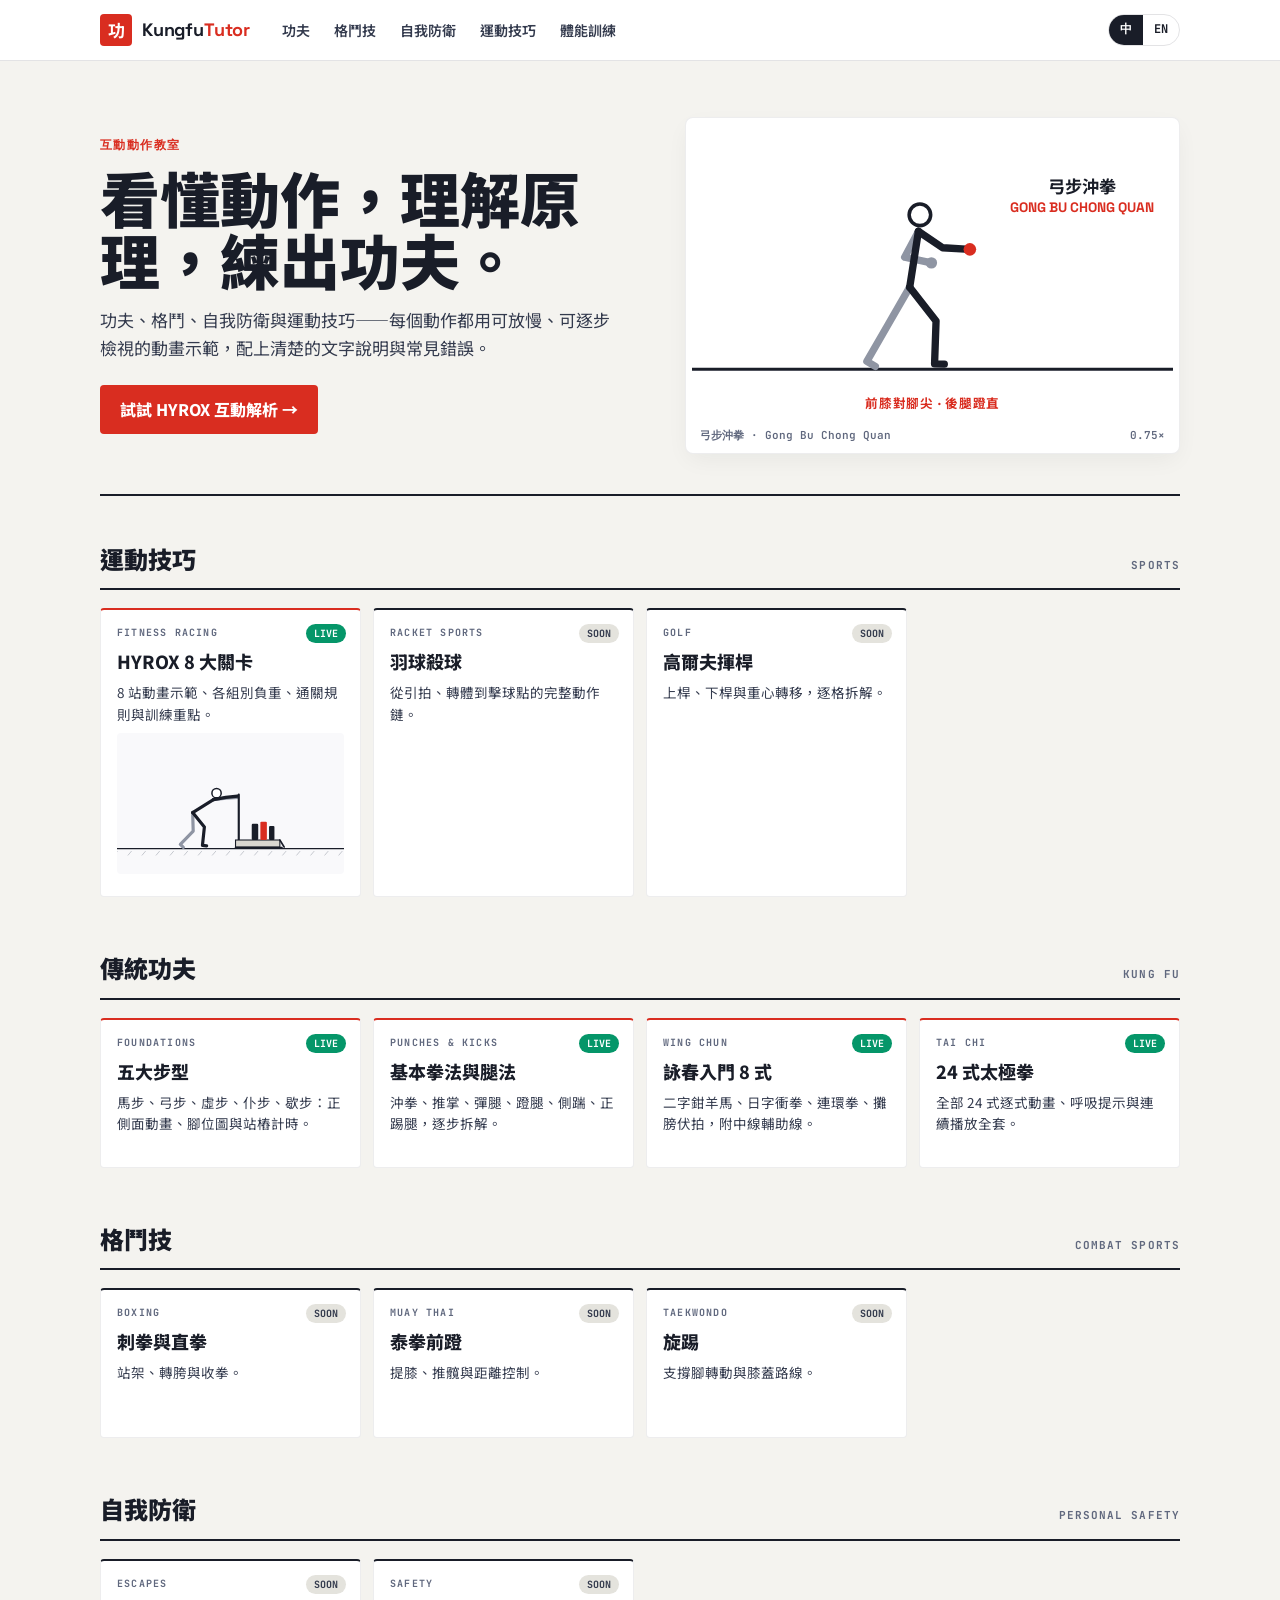
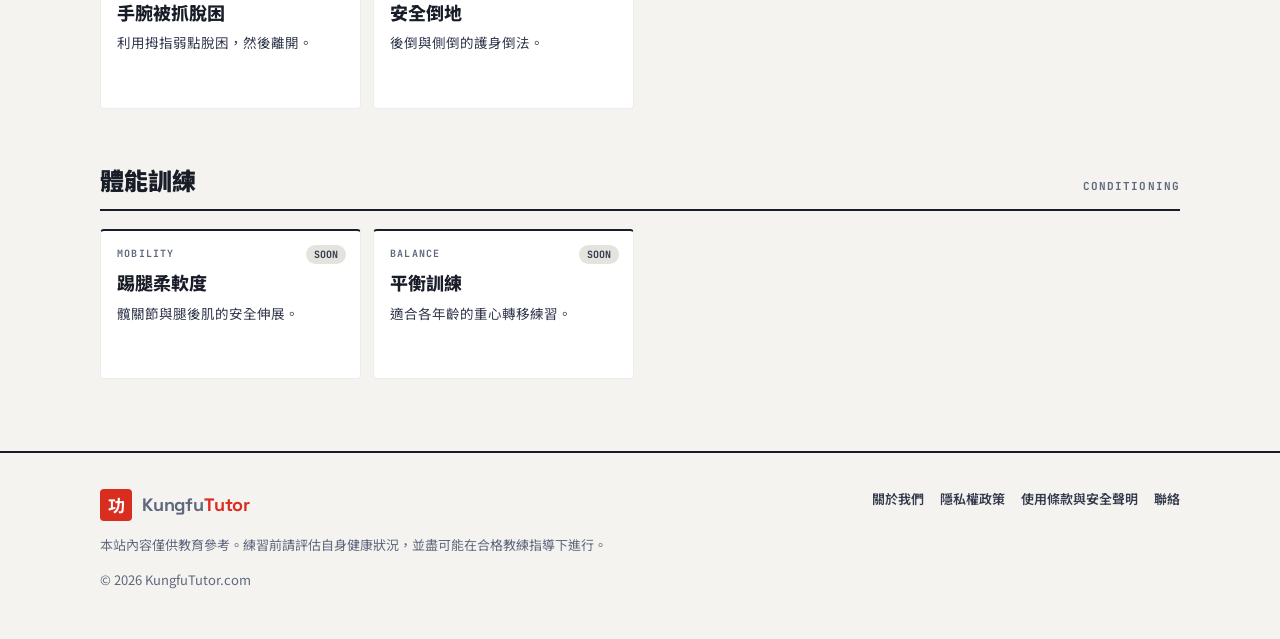
<file: index.html>
<!doctype html>
<html lang="zh-Hant" data-default-lang="zh">
<head>
<meta charset="utf-8">
<meta name="viewport" content="width=device-width, initial-scale=1">
<title>KungfuTutor — Interactive Kung Fu, Martial Arts &amp; Sports Movement Lessons</title>
<meta name="description" content="Learn kung fu, fighting, self-defence and sports skills from animated, interactive movement demos. Slow it down, step through it, and understand why it works.">
<link rel="canonical" href="https://kungfututor.com/">
<link rel="preconnect" href="https://fonts.googleapis.com">
<link rel="preconnect" href="https://fonts.gstatic.com" crossorigin>
<link href="https://fonts.googleapis.com/css2?family=Hanken+Grotesk:wght@400;600;700&family=JetBrains+Mono:wght@500;700&family=Noto+Sans+TC:wght@400;700;900&family=Space+Grotesk:wght@500;700&display=swap" rel="stylesheet">
<link rel="stylesheet" href="assets/css/kt-base.css">
<style>
  .hero { display: grid; grid-template-columns: 1.1fr 1fr; gap: 40px; align-items: center; padding: 56px 0 40px; border-bottom: 2px solid var(--ink); }
  .eyebrow { font: 700 12px var(--f-mono); letter-spacing: .12em; color: var(--red); text-transform: uppercase; }
  .hero h1 { font-family: var(--f-head); font-size: clamp(34px, 5.4vw, 60px); line-height: 1.04; letter-spacing: -.03em; margin: 12px 0 16px; }
  html[lang^="zh"] .hero h1 { font-family: var(--f-zh); font-weight: 900; letter-spacing: 0; }
  .hero h1 em { font-style: normal; color: var(--red); }
  .hero p { font-size: 17px; color: var(--ink-2); max-width: 520px; margin: 0 0 24px; }
  .cta { display: inline-block; background: var(--red); color: #fff; text-decoration: none; font-weight: 800; padding: 12px 20px; border-radius: 4px; }
  .cta:hover { background: var(--red-dk); }
  .cta.ghost { background: var(--paper); color: var(--ink); border: 1px solid var(--hair); margin-left: 8px; }
  .hero-stage { background: var(--paper); border: 1px solid var(--hair-2); border-radius: 8px; padding: 6px; box-shadow: 0 8px 24px -4px rgba(25,29,40,.06); }
  .hero-stage svg { display: block; width: 100%; aspect-ratio: 420/260; }
  .hero-stage .cap { display: flex; justify-content: space-between; font: 600 11px var(--f-mono); color: var(--muted); padding: 6px 8px 4px; }
  .sec { padding: 44px 0 8px; }
  .sec-h { display: flex; justify-content: space-between; align-items: baseline; gap: 14px; border-bottom: 2px solid var(--ink); padding-bottom: 10px; margin-bottom: 18px; }
  .sec-h h2 { margin: 0; font-size: 24px; font-weight: 900; }
  .sec-h span { font: 700 11px var(--f-mono); letter-spacing: .1em; color: var(--muted); }
  .cards { display: grid; grid-template-columns: repeat(auto-fill, minmax(230px, 1fr)); gap: 12px; }
  .tile { position: relative; display: block; background: var(--paper); border: 1px solid var(--hair-2); border-top: 2px solid var(--ink); border-radius: 4px; padding: 16px; text-decoration: none; min-height: 150px; transition: box-shadow .15s, transform .15s; }
  a.tile:hover { box-shadow: 0 8px 24px -4px rgba(25,29,40,.1); transform: translateY(-2px); }
  .tile .k { font: 700 10px var(--f-mono); letter-spacing: .12em; color: var(--muted); text-transform: uppercase; }
  .tile h3 { margin: 8px 0 6px; font-size: 18px; font-weight: 800; }
  .tile p { margin: 0; font-size: 13.5px; color: var(--ink-2); line-height: 1.6; }
  .tile .pill { position: absolute; top: 14px; right: 14px; font: 700 10px var(--f-mono); padding: 3px 8px; border-radius: 999px; background: #E4E3DD; color: var(--ink-2); }
  .tile.live { border-top-color: var(--red); }
  .tile.live .pill { background: var(--jade); color: #fff; }
  .tile svg { width: 100%; aspect-ratio: 420/260; margin-top: 8px; background: var(--soft); border-radius: 4px; }
  @media (max-width: 820px) { .hero { grid-template-columns: 1fr; padding-top: 32px; } }
</style>
</head>
<body>
<header class="kt-top">
  <div class="wrap">
    <a class="kt-logo" href="./"><b>功</b><span>Kungfu<em>Tutor</em></span></a>
    <nav class="kt-nav" aria-label="Main">
      <a href="#kungfu" data-zh="功夫" data-en="Kung Fu">Kung Fu</a>
      <a href="#combat" data-zh="格鬥技" data-en="Fighting">Fighting</a>
      <a href="#defence" data-zh="自我防衛" data-en="Self-Defence">Self-Defence</a>
      <a href="#sports" data-zh="運動技巧" data-en="Sports">Sports</a>
      <a href="#fitness" data-zh="體能訓練" data-en="Fitness">Fitness</a>
    </nav>
    <div class="kt-lang" role="group" aria-label="Language">
      <button data-lang="zh" aria-pressed="true">中</button><button data-lang="en" aria-pressed="false">EN</button>
    </div>
  </div>
</header>

<main class="wrap">
  <section class="hero">
    <div>
      <div class="eyebrow" data-zh="互動動作教室" data-en="Interactive movement lab">Interactive movement lab</div>
      <h1 data-zh="看懂動作，理解原理，練出功夫。" data-en="See the movement. Understand the technique. Master the art."></h1>
      <p data-zh="功夫、格鬥、自我防衛與運動技巧——每個動作都用可放慢、可逐步檢視的動畫示範，配上清楚的文字說明與常見錯誤。" data-en="Kung fu, fighting, self-defence and sports skills — every move shown as an animation you can slow down and step through, with clear explanations and common mistakes."></p>
      <a class="cta" href="hyrox/" data-zh="試試 HYROX 互動解析 →" data-en="Try the HYROX explainer →"></a>
    </div>
    <div class="hero-stage">
      <svg id="hero-fig" role="img" aria-label="Animated kung fu straight punch in bow stance"></svg>
      <div class="cap"><span data-zh="弓步沖拳 · Gong Bu Chong Quan" data-en="Bow-stance straight punch · Gong Bu Chong Quan"></span><span>0.75×</span></div>
    </div>
  </section>

  <section class="sec" id="sports">
    <div class="sec-h"><h2 data-zh="運動技巧" data-en="Sports skills"></h2><span>SPORTS</span></div>
    <div class="cards">
      <a class="tile live" href="hyrox/"><span class="pill">LIVE</span><div class="k">Fitness racing</div><h3 data-zh="HYROX 8 大關卡" data-en="HYROX: 8 stations"></h3><p data-zh="8 站動畫示範、各組別負重、通關規則與訓練重點。" data-en="Animated demos, loads for every division, judging rules and training tips."></p><svg id="tile-hyrox" aria-hidden="true"></svg></a>
      <div class="tile"><span class="pill">SOON</span><div class="k">Racket sports</div><h3 data-zh="羽球殺球" data-en="Badminton smash"></h3><p data-zh="從引拍、轉體到擊球點的完整動作鏈。" data-en="The full chain from backswing and trunk rotation to contact point."></p></div>
      <div class="tile"><span class="pill">SOON</span><div class="k">Golf</div><h3 data-zh="高爾夫揮桿" data-en="Golf swing"></h3><p data-zh="上桿、下桿與重心轉移，逐格拆解。" data-en="Backswing, downswing and weight shift, frame by frame."></p></div>
    </div>
  </section>

  <section class="sec" id="kungfu">
    <div class="sec-h"><h2 data-zh="傳統功夫" data-en="Traditional kung fu"></h2><span>KUNG FU</span></div>
    <div class="cards">
      <a class="tile live" href="kungfu/stances/"><span class="pill">LIVE</span><div class="k">Foundations</div><h3 data-zh="五大步型" data-en="The five stances"></h3><p data-zh="馬步、弓步、虛步、仆步、歇步：正側面動畫、腳位圖與站樁計時。" data-en="Horse, bow, empty, drop and cross: front/side animation, foot map and stance timer."></p></a>
      <a class="tile live" href="kungfu/strikes/"><span class="pill">LIVE</span><div class="k">Punches &amp; kicks</div><h3 data-zh="基本拳法與腿法" data-en="Basic punches &amp; kicks"></h3><p data-zh="沖拳、推掌、彈腿、蹬腿、側踹、正踢腿，逐步拆解。" data-en="Straight punch, palm strike, snap, heel, side and stretch kicks — step by step."></p></a>
      <a class="tile live" href="kungfu/wing-chun/"><span class="pill">LIVE</span><div class="k">Wing Chun</div><h3 data-zh="詠春入門 8 式" data-en="Wing Chun basics"></h3><p data-zh="二字鉗羊馬、日字衝拳、連環拳、攤膀伏拍，附中線輔助線。" data-en="Stance, vertical &amp; chain punch, tan/bong/fuk/pak sao, with a centreline guide."></p></a>
      <a class="tile live" href="kungfu/tai-chi/"><span class="pill">LIVE</span><div class="k">Tai Chi</div><h3 data-zh="24 式太極拳" data-en="Tai Chi 24-form"></h3><p data-zh="全部 24 式逐式動畫、呼吸提示與連續播放全套。" data-en="All 24 postures animated, with a breathing cue and play-the-whole-form mode."></p></a>
    </div>
  </section>

  <div class="ad-slot" data-slot="mid" data-label="Advertisement"></div>

  <section class="sec" id="combat">
    <div class="sec-h"><h2 data-zh="格鬥技" data-en="Fighting skills"></h2><span>COMBAT SPORTS</span></div>
    <div class="cards">
      <div class="tile"><span class="pill">SOON</span><div class="k">Boxing</div><h3 data-zh="刺拳與直拳" data-en="Jab and cross"></h3><p data-zh="站架、轉胯與收拳。" data-en="Stance, hip turn and recovery."></p></div>
      <div class="tile"><span class="pill">SOON</span><div class="k">Muay Thai</div><h3 data-zh="泰拳前蹬" data-en="Muay Thai teep"></h3><p data-zh="提膝、推髖與距離控制。" data-en="Knee lift, hip push and distance control."></p></div>
      <div class="tile"><span class="pill">SOON</span><div class="k">Taekwondo</div><h3 data-zh="旋踢" data-en="Roundhouse kick"></h3><p data-zh="支撐腳轉動與膝蓋路線。" data-en="Support-foot pivot and knee path."></p></div>
    </div>
  </section>

  <section class="sec" id="defence">
    <div class="sec-h"><h2 data-zh="自我防衛" data-en="Self-defence"></h2><span>PERSONAL SAFETY</span></div>
    <div class="cards">
      <div class="tile"><span class="pill">SOON</span><div class="k">Escapes</div><h3 data-zh="手腕被抓脫困" data-en="Wrist-grab release"></h3><p data-zh="利用拇指弱點脫困，然後離開。" data-en="Break free through the thumb side, then get away."></p></div>
      <div class="tile"><span class="pill">SOON</span><div class="k">Safety</div><h3 data-zh="安全倒地" data-en="Falling safely"></h3><p data-zh="後倒與側倒的護身倒法。" data-en="Back and side breakfalls."></p></div>
    </div>
  </section>

  <section class="sec" id="fitness">
    <div class="sec-h"><h2 data-zh="體能訓練" data-en="Fitness &amp; mobility"></h2><span>CONDITIONING</span></div>
    <div class="cards">
      <div class="tile"><span class="pill">SOON</span><div class="k">Mobility</div><h3 data-zh="踢腿柔軟度" data-en="Stretches for high kicks"></h3><p data-zh="髖關節與腿後肌的安全伸展。" data-en="Safe hip and hamstring stretches."></p></div>
      <div class="tile"><span class="pill">SOON</span><div class="k">Balance</div><h3 data-zh="平衡訓練" data-en="Balance training"></h3><p data-zh="適合各年齡的重心轉移練習。" data-en="Weight-shift drills for every age."></p></div>
    </div>
  </section>
</main>

<footer class="kt-foot">
  <div class="wrap">
    <div class="cols">
      <a class="kt-logo" href="./"><b>功</b><span>Kungfu<em>Tutor</em></span></a>
      <nav aria-label="Footer"><a href="about.html" data-zh="關於我們" data-en="About">About</a><a href="privacy.html" data-zh="隱私權政策" data-en="Privacy">Privacy</a><a href="terms.html" data-zh="使用條款與安全聲明" data-en="Terms &amp; Safety">Terms &amp; Safety</a><a href="about.html#contact" data-zh="聯絡" data-en="Contact">Contact</a></nav>
    </div>
    <p data-zh="本站內容僅供教育參考。練習前請評估自身健康狀況，並盡可能在合格教練指導下進行。" data-en="Content is for education only. Check your health before training and practise under a qualified instructor where possible."></p>
    <p>© <span id="kt-year"></span> KungfuTutor.com</p>
  </div>
</footer>

<script src="assets/js/kt-site.js"></script>
<script src="assets/js/kt-figure.js"></script>
<script src="hyrox/hyrox-data.js"></script>
<script>
(function () {
  // Bow-stance alternating straight punch (gong bu chong quan)
  var STANCE = { x: 190, t: 6, h: -4, tu: 38, tl: -2, bu: -30, bl: -30 };
  var CHAMBER_N = { su: -28, sl: 78 }, CHAMBER_F = { fu: -28, fl: 78 };
  function m() { var o = {}; for (var i = 0; i < arguments.length; i++) for (var k in arguments[i]) o[k] = arguments[i][k]; return o; }
  var punch = {
    scale: 0.85, base: STANCE, ticks: false, labelAt: [340, 60],
    frames: [
      { d: 380, p: m(CHAMBER_N, CHAMBER_F) },
      { d: 160, p: m({ su: 88, sl: 90, t: 10 }, CHAMBER_F), e: 'out' },
      { d: 300, p: m({ su: 88, sl: 90, t: 10 }, CHAMBER_F) },
      { d: 160, p: m(CHAMBER_N, { fu: 88, fl: 90, t: 10 }), e: 'out' },
      { d: 300, p: m(CHAMBER_N, { fu: 88, fl: 90, t: 10 }) }
    ],
    props: function (J, c) {
      var S = c.S;
      return { front: S.circle(J.hN, 5.5, S.col.red) + S.circle(J.hF, 5, '#8F95A3') };
    }
  };
  var hero = new KTFigure.Player(document.getElementById('hero-fig'));
  hero.load(punch); hero.setSpeed(0.75);
  KT.onLang(function (l) {
    hero.setInfo(l === 'zh'
      ? { a: '弓步沖拳', b: 'GONG BU CHONG QUAN', note: '前膝對腳尖 · 後腿蹬直' }
      : { a: 'Bow-stance punch', b: 'GONG BU CHONG QUAN', note: 'FRONT KNEE OVER TOES · BACK LEG STRAIGHT' });
  });
  var tile = new KTFigure.Player(document.getElementById('tile-hyrox'));
  tile.load(HYROX.CLIPS.push); tile.setInfo({ b: '' });
})();
</script>
</body>
</html>
</file>
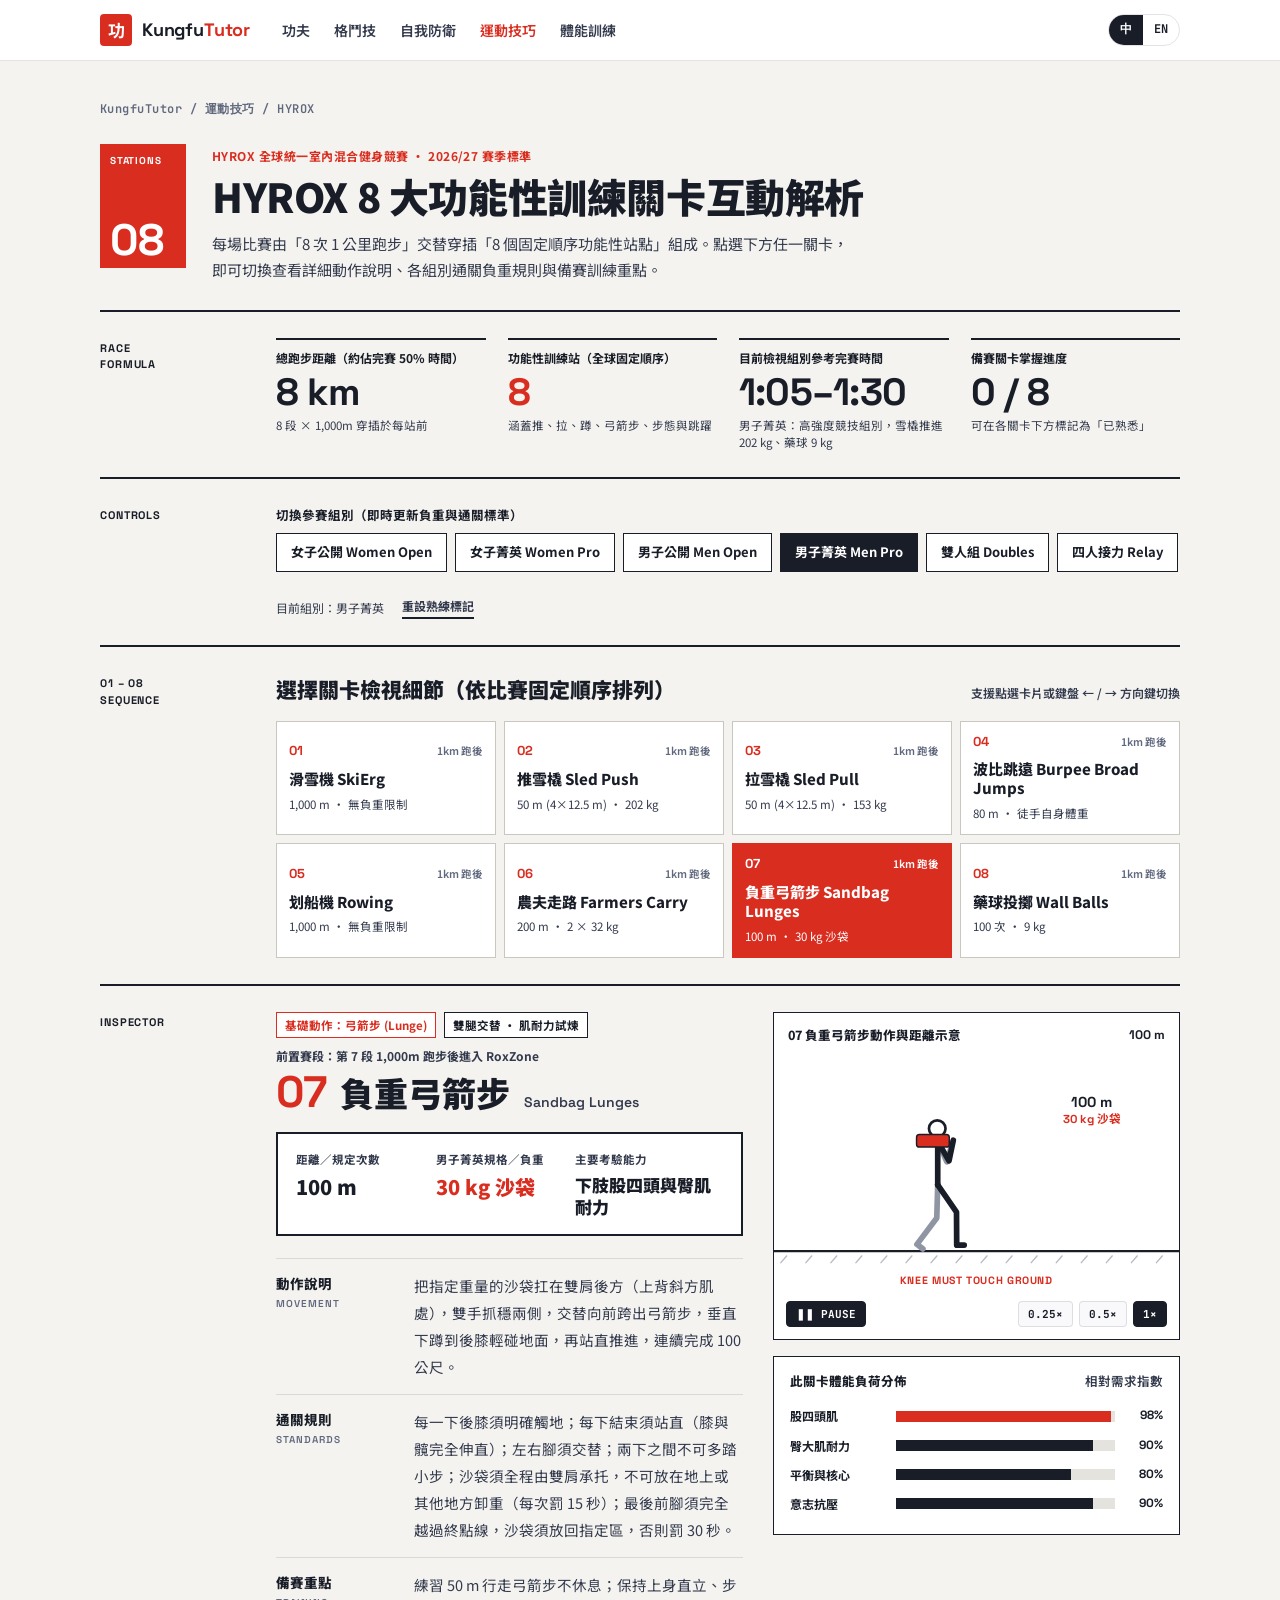
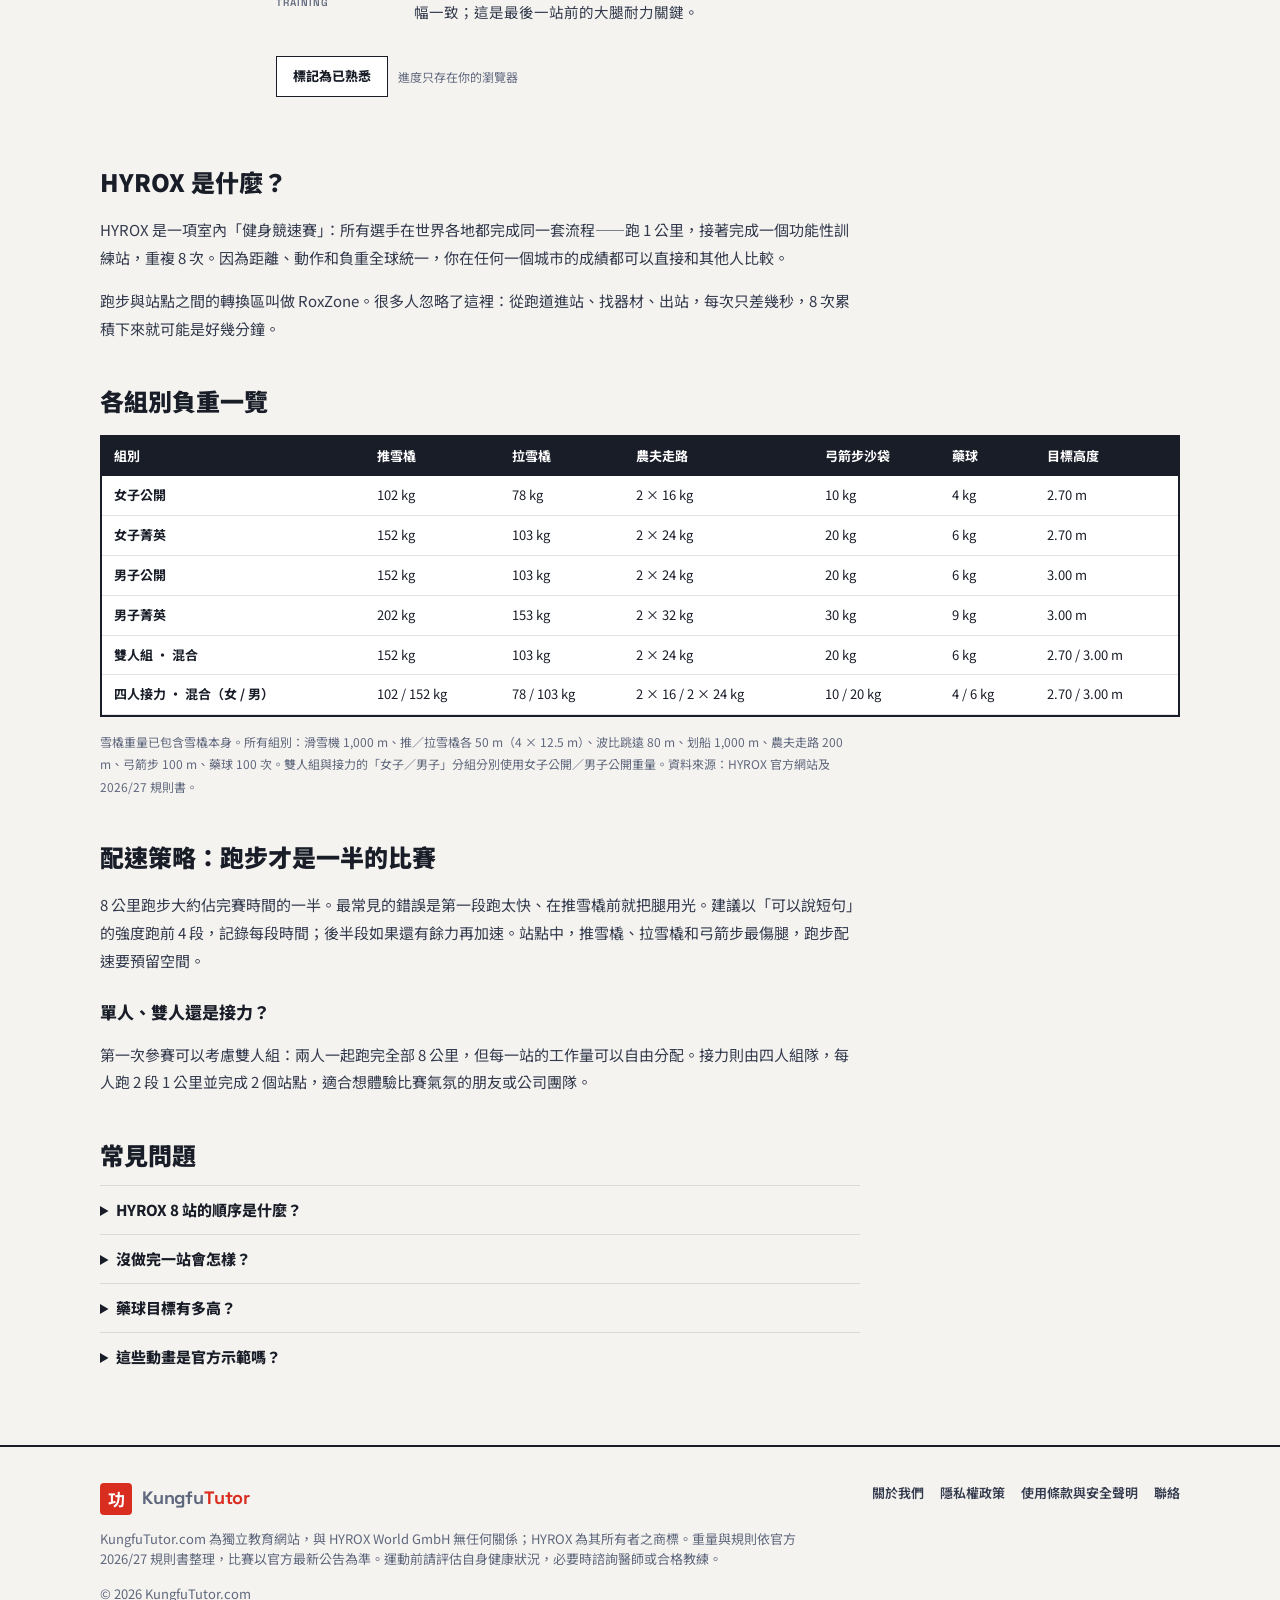
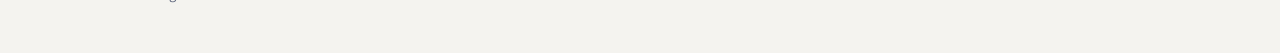
<file: hyrox/index.html>
<!doctype html>
<html lang="zh-Hant" data-default-lang="zh">
<head>
<meta charset="utf-8">
<meta name="viewport" content="width=device-width, initial-scale=1">
<title>HYROX 8 Stations Explained — Interactive Guide | KungfuTutor</title>
<meta name="description" content="Interactive HYROX guide: all 8 stations in race order with animated movement demos, official weights for every division (Open, Pro, Doubles, Relay), judging standards and training tips.">
<link rel="canonical" href="https://kungfututor.com/hyrox/">
<meta property="og:title" content="HYROX 8 Stations — Interactive Movement Guide">
<meta property="og:description" content="Click through all 8 HYROX stations: animated demos, weights per division, no-rep rules and training tips.">
<meta property="og:type" content="article">
<link rel="preconnect" href="https://fonts.googleapis.com">
<link rel="preconnect" href="https://fonts.gstatic.com" crossorigin>
<link href="https://fonts.googleapis.com/css2?family=Hanken+Grotesk:wght@400;600;700&family=JetBrains+Mono:wght@500;700&family=Noto+Sans+TC:wght@400;700;900&family=Space+Grotesk:wght@500;700&display=swap" rel="stylesheet">
<link rel="stylesheet" href="../assets/css/kt-base.css">
<link rel="stylesheet" href="../assets/css/kt-explainer.css">
<script type="application/ld+json">
{"@context":"https://schema.org","@type":"FAQPage","mainEntity":[
 {"@type":"Question","name":"What are the 8 HYROX stations in order?","acceptedAnswer":{"@type":"Answer","text":"SkiErg 1,000 m, Sled Push 50 m, Sled Pull 50 m, Burpee Broad Jumps 80 m, Rowing 1,000 m, Farmers Carry 200 m, Sandbag Lunges 100 m and 100 Wall Balls, each after a 1 km run."}},
 {"@type":"Question","name":"How heavy is the HYROX sled push?","acceptedAnswer":{"@type":"Answer","text":"Including the sled: 102 kg for Women Open, 152 kg for Women Pro and Men Open, and 202 kg for Men Pro."}},
 {"@type":"Question","name":"How high is the HYROX wall ball target?","acceptedAnswer":{"@type":"Answer","text":"2.70 m for women and 3.00 m for men, in both Open and Pro."}}
]}
</script>
</head>
<body>
<header class="kt-top">
  <div class="wrap">
    <a class="kt-logo" href="../"><b>功</b><span>Kungfu<em>Tutor</em></span></a>
    <nav class="kt-nav" aria-label="Main">
      <a href="../#kungfu" data-zh="功夫" data-en="Kung Fu">Kung Fu</a>
      <a href="../#combat" data-zh="格鬥技" data-en="Fighting">Fighting</a>
      <a href="../#defence" data-zh="自我防衛" data-en="Self-Defence">Self-Defence</a>
      <a href="./" aria-current="page" data-zh="運動技巧" data-en="Sports">Sports</a>
      <a href="../#fitness" data-zh="體能訓練" data-en="Fitness">Fitness</a>
    </nav>
    <div class="kt-lang" role="group" aria-label="Language">
      <button data-lang="zh" aria-pressed="true">中</button><button data-lang="en" aria-pressed="false">EN</button>
    </div>
  </div>
</header>

<main class="hx wrap">
  <div class="crumbs"><a href="../">KungfuTutor</a> / <a href="../#sports" data-zh="運動技巧" data-en="Sports">Sports</a> / HYROX</div>

  <section class="hx-head">
    <div class="hx-badge" aria-hidden="true"><small>STATIONS</small><strong>08</strong></div>
    <div>
      <p class="hx-kicker" data-zh="HYROX 全球統一室內混合健身競賽 · 2026/27 賽季標準" data-en="HYROX · THE WORLD SERIES OF FITNESS RACING · 2026/27 SEASON STANDARDS"></p>
      <h1 data-zh="HYROX 8 大功能性訓練關卡互動解析" data-en="HYROX: The 8 Functional Stations, Explained Interactively"></h1>
      <p class="hx-lede" data-zh="每場比賽由「8 次 1 公里跑步」交替穿插「8 個固定順序功能性站點」組成。點選下方任一關卡，即可切換查看詳細動作說明、各組別通關負重規則與備賽訓練重點。" data-en="Every race is 8 × 1 km runs, each followed by one of 8 functional stations in a fixed order. Pick any station below to see an animated demo, the load for your division, the judging standards and how to train for it."></p>
    </div>
  </section>

  <section class="hx-row" aria-label="Race formula">
    <div class="hx-lab">Race<span>Formula</span></div>
    <div class="stats">
      <div class="stat"><div class="k" data-zh="總跑步距離（約佔完賽 50% 時間）" data-en="Total running (about 50% of race time)"></div><div class="big">8 km</div><div class="s" id="st-run"></div></div>
      <div class="stat"><div class="k" data-zh="功能性訓練站（全球固定順序）" data-en="Workout stations (fixed order worldwide)"></div><div class="big red" id="st-n">8</div><div class="s" data-zh="涵蓋推、拉、蹲、弓箭步、步態與跳躍" data-en="Push, pull, squat, lunge, carry and jump"></div></div>
      <div class="stat"><div class="k" data-zh="目前檢視組別參考完賽時間" data-en="Reference finish time, this division"></div><div class="big" id="st-time"></div><div class="s" id="st-div"></div></div>
      <div class="stat"><div class="k" data-zh="備賽關卡掌握進度" data-en="Stations you have mastered"></div><div class="big" id="st-prog">0 / 8</div><div class="s" data-zh="可在各關卡下方標記為「已熟悉」" data-en="Mark each station as mastered below"></div></div>
    </div>
  </section>

  <section class="hx-row" aria-label="Controls">
    <div class="hx-lab">Controls</div>
    <div>
      <div class="ctl-k" data-zh="切換參賽組別（即時更新負重與通關標準）" data-en="Choose your division (loads and standards update instantly)"></div>
      <div class="seg" id="divs" role="group"></div>
      <div class="seg sub" id="subs" role="group" hidden></div>
      <div class="ctl-foot"><span id="cur-div"></span><button class="linkbtn" id="reset" data-zh="重設熟練標記" data-en="Reset mastered marks"></button></div>
    </div>
  </section>

  <section class="hx-row" aria-label="Stations">
    <div class="hx-lab">01 – 08<span>Sequence</span></div>
    <div>
      <div class="seq-top">
        <h2 data-zh="選擇關卡檢視細節（依比賽固定順序排列）" data-en="Pick a station (in fixed race order)"></h2>
        <p data-zh="支援點選卡片或鍵盤 ← / → 方向鍵切換" data-en="Click a card or use the ← / → keys"></p>
      </div>
      <div class="grid8" id="cards"></div>
    </div>
  </section>

  <section class="hx-row" aria-label="Inspector" id="inspector">
    <div class="hx-lab">Inspector</div>
    <div class="insp">
      <div>
        <div class="tags" id="i-tags"></div>
        <div class="pre-run" id="i-pre"></div>
        <h2 class="ttl"><span class="num" id="i-num"></span><span class="zh" id="i-name"></span><span class="en" id="i-en"></span></h2>
        <div class="specbox">
          <div><div class="k" data-zh="距離／規定次數" data-en="Distance / reps"></div><div class="v" id="i-dist"></div></div>
          <div><div class="k" id="i-load-k"></div><div class="v red" id="i-load"></div></div>
          <div><div class="k" data-zh="主要考驗能力" data-en="Main demand"></div><div class="v sm" id="i-abil"></div></div>
        </div>
        <div class="para"><div class="h"><span data-zh="動作說明" data-en="How to move"></span><small>MOVEMENT</small></div><p id="i-move"></p></div>
        <div class="para"><div class="h"><span data-zh="通關規則" data-en="Judging rules"></span><small>STANDARDS</small></div><p id="i-rules"></p></div>
        <div class="para"><div class="h"><span data-zh="備賽重點" data-en="How to train"></span><small>TRAINING</small></div><p id="i-train"></p></div>
        <div class="master"><button class="btn" id="i-master"></button><span id="i-master-s"></span></div>
      </div>
      <div class="side">
        <div class="panel">
          <div class="panel-h"><span id="p-title"></span><span id="p-dist"></span></div>
          <svg class="stage" id="stage" role="img" aria-label="Animated movement demo"></svg>
          <div class="player-ctl">
            <button class="play" id="p-play" aria-pressed="true">❚❚ PAUSE</button>
            <span class="sp"></span>
            <button data-speed="0.25">0.25×</button><button data-speed="0.5">0.5×</button><button data-speed="1" aria-pressed="true">1×</button>
          </div>
        </div>
        <div class="panel load">
          <div class="load-h"><span data-zh="此關卡體能負荷分佈" data-en="Load profile of this station"></span><span data-zh="相對需求指數" data-en="Relative demand"></span></div>
          <div id="bars"></div>
        </div>
      </div>
    </div>
  </section>

  <div class="ad-slot" data-slot="mid" data-label="Advertisement"></div>

  <article class="guide" id="guide"></article>

  <div class="ad-slot" data-slot="bottom" data-label="Advertisement"></div>
</main>

<footer class="kt-foot">
  <div class="wrap">
    <div class="cols">
      <a class="kt-logo" href="../"><b>功</b><span>Kungfu<em>Tutor</em></span></a>
      <nav aria-label="Footer"><a href="../about.html" data-zh="關於我們" data-en="About">About</a><a href="../privacy.html" data-zh="隱私權政策" data-en="Privacy">Privacy</a><a href="../terms.html" data-zh="使用條款與安全聲明" data-en="Terms &amp; Safety">Terms &amp; Safety</a><a href="../about.html#contact" data-zh="聯絡" data-en="Contact">Contact</a></nav>
    </div>
    <p data-zh="KungfuTutor.com 為獨立教育網站，與 HYROX World GmbH 無任何關係；HYROX 為其所有者之商標。重量與規則依官方 2026/27 規則書整理，比賽以官方最新公告為準。運動前請評估自身健康狀況，必要時諮詢醫師或合格教練。" data-en="KungfuTutor.com is an independent education site and is not affiliated with HYROX World GmbH; HYROX is a trademark of its owner. Loads and rules are summarised from the official 2026/27 rulebook — always check the latest official rules before racing. Check your health before training and consult a doctor or qualified coach where needed."></p>
    <p>© <span id="kt-year"></span> KungfuTutor.com</p>
  </div>
</footer>

<script src="../assets/js/kt-site.js"></script>
<script src="../assets/js/kt-figure.js"></script>
<script src="hyrox-data.js"></script>
<script src="hyrox.js"></script>
</body>
</html>
</file>
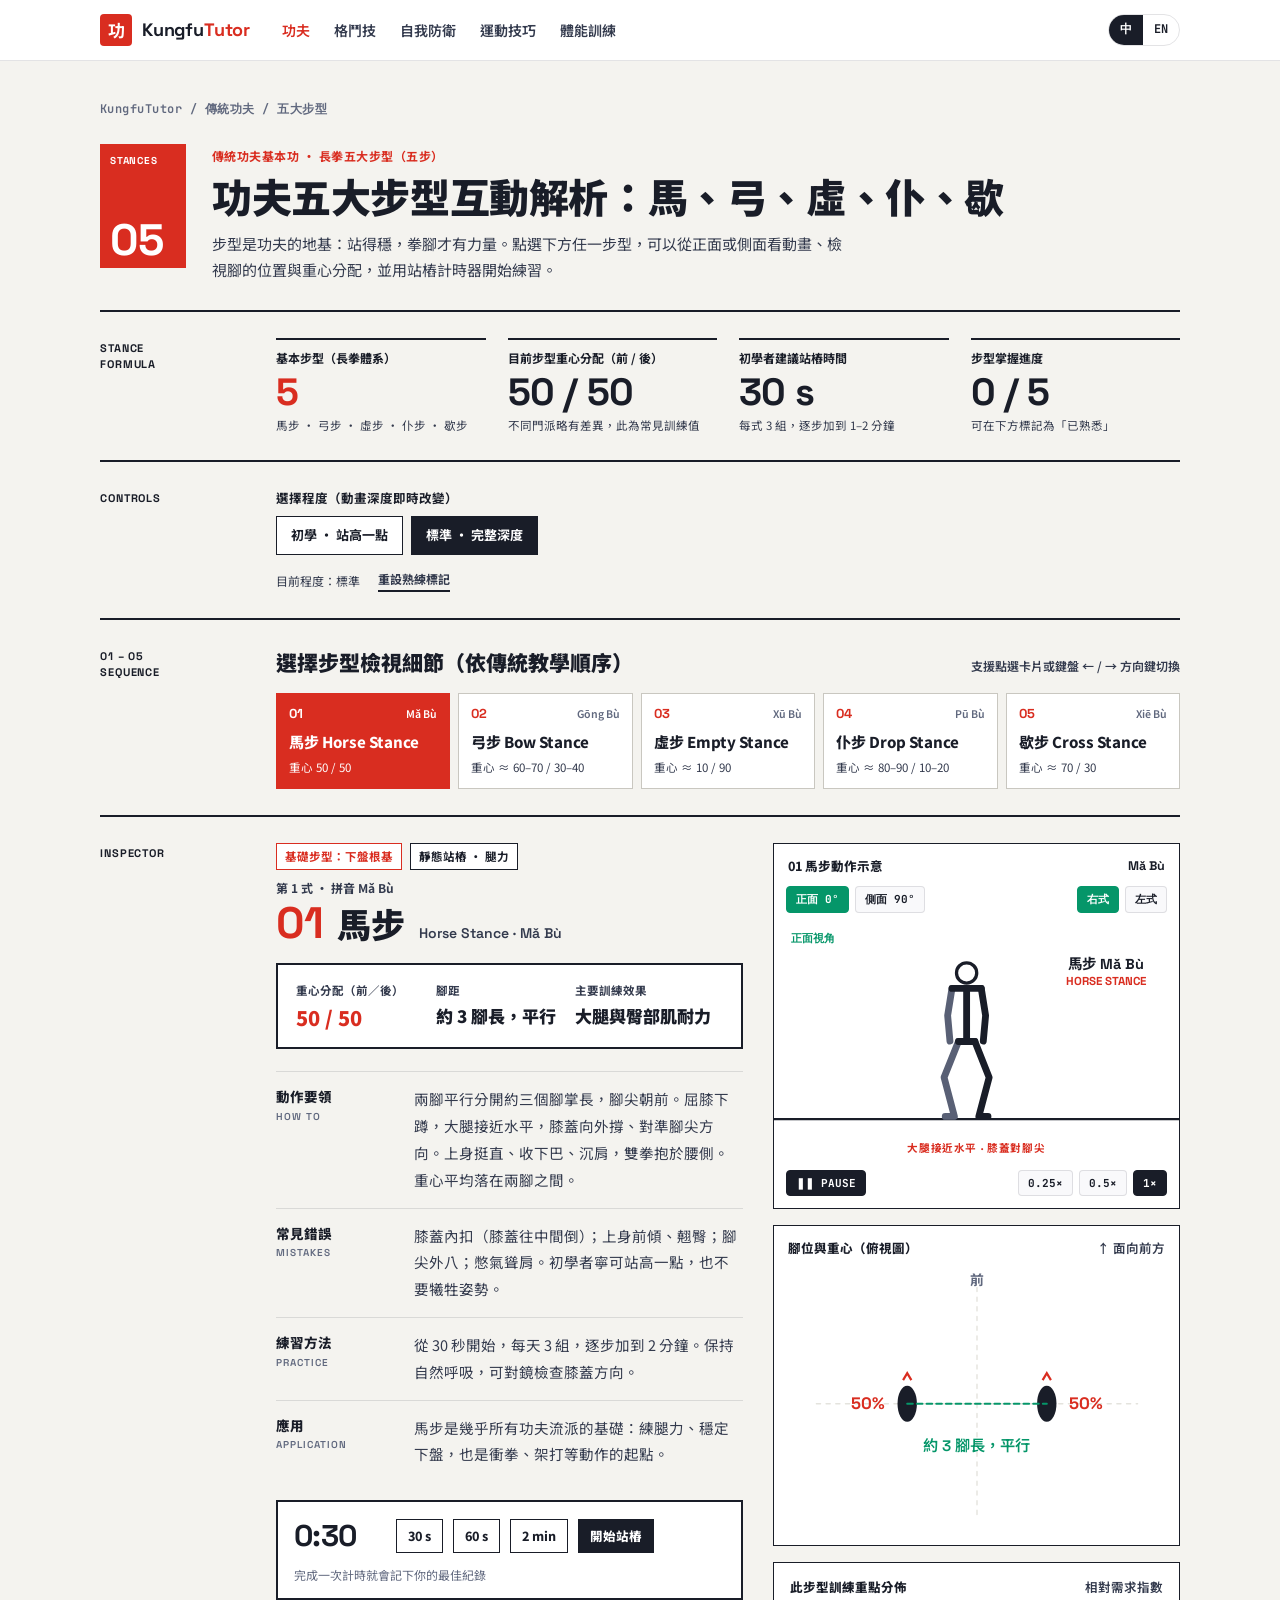
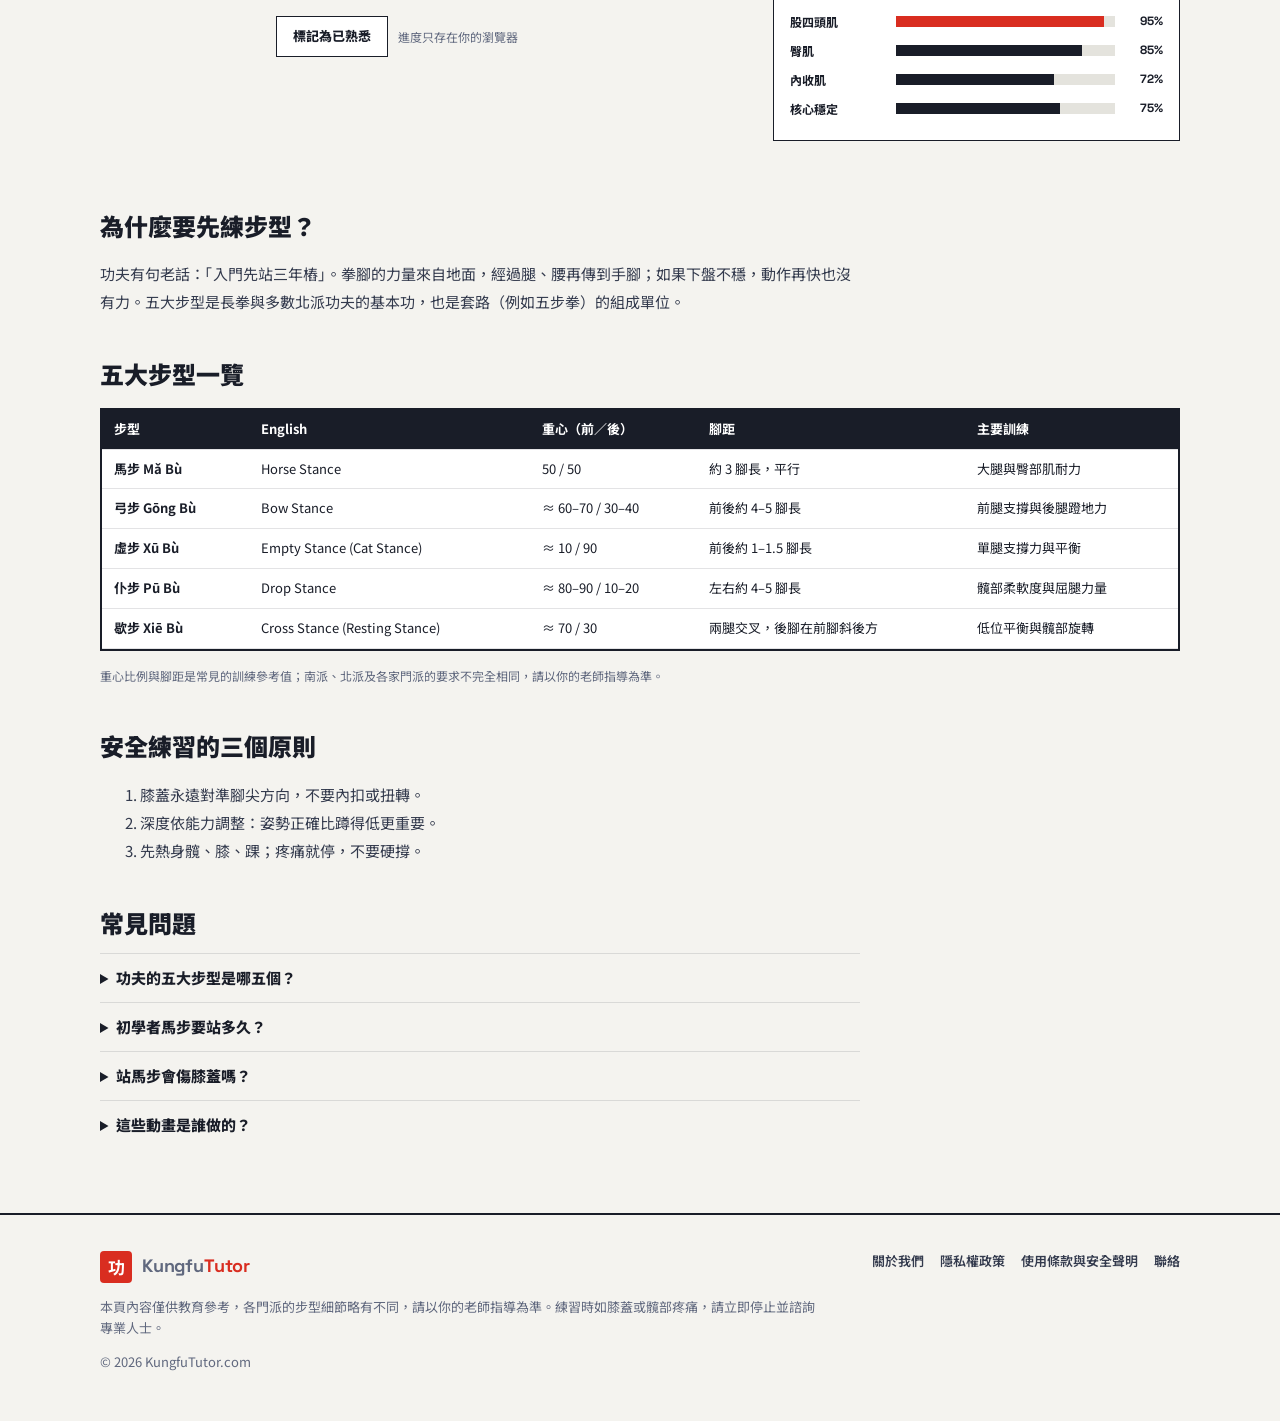
<file: kungfu/stances/index.html>
<!doctype html>
<html lang="zh-Hant" data-default-lang="zh">
<head>
<meta charset="utf-8">
<meta name="viewport" content="width=device-width, initial-scale=1">
<title>5 Basic Kung Fu Stances: Horse, Bow, Empty, Drop &amp; Cross — Interactive Guide | KungfuTutor</title>
<meta name="description" content="Learn the five basic kung fu stances — Ma Bu (horse), Gong Bu (bow), Xu Bu (empty), Pu Bu (drop) and Xie Bu (cross) — with animated front and side views, foot placement, weight distribution, common mistakes and a stance timer.">
<link rel="canonical" href="https://kungfututor.com/kungfu/stances/">
<meta property="og:title" content="The 5 Basic Kung Fu Stances — Interactive Guide">
<meta property="og:type" content="article">
<link rel="preconnect" href="https://fonts.googleapis.com">
<link rel="preconnect" href="https://fonts.gstatic.com" crossorigin>
<link href="https://fonts.googleapis.com/css2?family=Hanken+Grotesk:wght@400;600;700&family=JetBrains+Mono:wght@500;700&family=Noto+Sans+TC:wght@400;700;900&family=Space+Grotesk:wght@500;700&display=swap" rel="stylesheet">
<link rel="stylesheet" href="../../assets/css/kt-base.css">
<link rel="stylesheet" href="../../assets/css/kt-explainer.css">
<style>
  .viewbar { display: flex; gap: 6px; padding: 10px 12px 0; flex-wrap: wrap; }
  .viewbar button { border: 1px solid var(--hair); background: var(--soft); font: 700 11px var(--f-mono); padding: 5px 9px; cursor: pointer; border-radius: 4px; }
  .viewbar button[aria-pressed="true"] { background: var(--jade); color: #fff; border-color: var(--jade); }
  .viewbar button:disabled { opacity: .35; cursor: not-allowed; }
  .viewbar .sp { flex: 1; }
  .feet { margin-top: 16px; padding: 12px 14px 14px; }
  .feet svg { display: block; width: 100%; max-width: 360px; margin: 0 auto; aspect-ratio: 260 / 190; }
  .timer { display: flex; align-items: center; gap: 10px; flex-wrap: wrap; margin-top: 18px; padding: 14px 16px; border: 2px solid var(--ink); background: var(--paper); }
  .timer .clock { font: 700 30px var(--f-head); min-width: 92px; letter-spacing: -.02em; }
  .timer .clock.run { color: var(--red); }
  .timer button { border: 1.5px solid var(--ink); background: var(--paper); padding: 6px 11px; font-weight: 800; font-size: 12.5px; cursor: pointer; }
  .timer button.go { background: var(--ink); color: #fff; }
  .timer .best { font-size: 12px; color: var(--muted); width: 100%; }
</style>
<script type="application/ld+json">
{"@context":"https://schema.org","@type":"FAQPage","mainEntity":[
 {"@type":"Question","name":"What are the five basic kung fu stances?","acceptedAnswer":{"@type":"Answer","text":"Horse stance (Ma Bu), bow stance (Gong Bu), empty stance (Xu Bu), drop stance (Pu Bu) and cross stance (Xie Bu)."}},
 {"@type":"Question","name":"How long should a beginner hold horse stance?","acceptedAnswer":{"@type":"Answer","text":"Start with three sets of about 30 seconds with good form and build gradually towards two minutes. Stand higher rather than letting the knees cave in."}},
 {"@type":"Question","name":"Is horse stance bad for your knees?","acceptedAnswer":{"@type":"Answer","text":"With knees tracking over the toes and a depth you can control, it is a common strength exercise. Pain is a signal to stand higher or stop and seek advice from an instructor or doctor."}}
]}
</script>
</head>
<body>
<header class="kt-top">
  <div class="wrap">
    <a class="kt-logo" href="../../"><b>功</b><span>Kungfu<em>Tutor</em></span></a>
    <nav class="kt-nav" aria-label="Main">
      <a href="../../#kungfu" aria-current="page" data-zh="功夫" data-en="Kung Fu">Kung Fu</a>
      <a href="../../#combat" data-zh="格鬥技" data-en="Fighting">Fighting</a>
      <a href="../../#defence" data-zh="自我防衛" data-en="Self-Defence">Self-Defence</a>
      <a href="../../#sports" data-zh="運動技巧" data-en="Sports">Sports</a>
      <a href="../../#fitness" data-zh="體能訓練" data-en="Fitness">Fitness</a>
    </nav>
    <div class="kt-lang" role="group" aria-label="Language">
      <button data-lang="zh" aria-pressed="true">中</button><button data-lang="en" aria-pressed="false">EN</button>
    </div>
  </div>
</header>

<main class="hx wrap">
  <div class="crumbs"><a href="../../">KungfuTutor</a> / <a href="../../#kungfu" data-zh="傳統功夫" data-en="Kung Fu">Kung Fu</a> / <span data-zh="五大步型" data-en="Five Stances">Five Stances</span></div>

  <section class="hx-head">
    <div class="hx-badge" aria-hidden="true"><small>STANCES</small><strong>05</strong></div>
    <div>
      <p class="hx-kicker" data-zh="傳統功夫基本功 · 長拳五大步型（五步）" data-en="KUNG FU FOUNDATIONS · THE FIVE BASIC STANCES (WU BU)"></p>
      <h1 data-zh="功夫五大步型互動解析：馬、弓、虛、仆、歇" data-en="The 5 Basic Kung Fu Stances, Explained Interactively"></h1>
      <p class="hx-lede" data-zh="步型是功夫的地基：站得穩，拳腳才有力量。點選下方任一步型，可以從正面或側面看動畫、檢視腳的位置與重心分配，並用站樁計時器開始練習。" data-en="Stances are the foundation of kung fu: a stable base is what gives punches and kicks their power. Pick a stance to watch it from the front or side, see exactly where the feet go and how the weight is shared, then practise with the built-in stance timer."></p>
    </div>
  </section>

  <section class="hx-row" aria-label="Overview">
    <div class="hx-lab">Stance<span>Formula</span></div>
    <div class="stats">
      <div class="stat"><div class="k" data-zh="基本步型（長拳體系）" data-en="Basic stances (Changquan system)"></div><div class="big red">5</div><div class="s" data-zh="馬步 · 弓步 · 虛步 · 仆步 · 歇步" data-en="Horse · Bow · Empty · Drop · Cross"></div></div>
      <div class="stat"><div class="k" data-zh="目前步型重心分配（前 / 後）" data-en="Weight split, this stance (front / back)"></div><div class="big" id="st-weight"></div><div class="s" data-zh="不同門派略有差異，此為常見訓練值" data-en="Varies by school — common training values"></div></div>
      <div class="stat"><div class="k" data-zh="初學者建議站樁時間" data-en="Suggested hold for beginners"></div><div class="big">30 s</div><div class="s" data-zh="每式 3 組，逐步加到 1–2 分鐘" data-en="3 sets per stance, building to 1–2 min"></div></div>
      <div class="stat"><div class="k" data-zh="步型掌握進度" data-en="Stances you have mastered"></div><div class="big" id="st-prog">0 / 5</div><div class="s" data-zh="可在下方標記為「已熟悉」" data-en="Mark each stance as mastered below"></div></div>
    </div>
  </section>

  <section class="hx-row" aria-label="Controls">
    <div class="hx-lab">Controls</div>
    <div>
      <div class="ctl-k" data-zh="選擇程度（動畫深度即時改變）" data-en="Choose your level (animation depth updates instantly)"></div>
      <div class="seg" id="levels" role="group">
        <button data-level="0.6" data-zh="初學 · 站高一點" data-en="Beginner · higher"></button>
        <button data-level="1" data-zh="標準 · 完整深度" data-en="Standard · full depth"></button>
      </div>
      <div class="ctl-foot"><span id="cur-level"></span><button class="linkbtn" id="reset" data-zh="重設熟練標記" data-en="Reset mastered marks"></button></div>
    </div>
  </section>

  <section class="hx-row" aria-label="Stances">
    <div class="hx-lab">01 – 05<span>Sequence</span></div>
    <div>
      <div class="seq-top">
        <h2 data-zh="選擇步型檢視細節（依傳統教學順序）" data-en="Pick a stance (in traditional teaching order)"></h2>
        <p data-zh="支援點選卡片或鍵盤 ← / → 方向鍵切換" data-en="Click a card or use the ← / → keys"></p>
      </div>
      <div class="grid8 g5" id="cards"></div>
    </div>
  </section>

  <section class="hx-row" aria-label="Inspector" id="inspector">
    <div class="hx-lab">Inspector</div>
    <div class="insp">
      <div>
        <div class="tags" id="i-tags"></div>
        <div class="pre-run" id="i-pre"></div>
        <h2 class="ttl"><span class="num" id="i-num"></span><span class="zh" id="i-name"></span><span class="en" id="i-en"></span></h2>
        <div class="specbox">
          <div><div class="k" data-zh="重心分配（前／後）" data-en="Weight (front / back)"></div><div class="v red" id="i-spec1"></div></div>
          <div><div class="k" data-zh="腳距" data-en="Foot distance"></div><div class="v sm" id="i-spec2"></div></div>
          <div><div class="k" data-zh="主要訓練效果" data-en="Main benefit"></div><div class="v sm" id="i-spec3"></div></div>
        </div>
        <div class="para"><div class="h"><span data-zh="動作要領" data-en="How to stand"></span><small>HOW TO</small></div><p data-field="how"></p></div>
        <div class="para"><div class="h"><span data-zh="常見錯誤" data-en="Common mistakes"></span><small>MISTAKES</small></div><p data-field="mistakes"></p></div>
        <div class="para"><div class="h"><span data-zh="練習方法" data-en="How to practise"></span><small>PRACTICE</small></div><p data-field="practice"></p></div>
        <div class="para"><div class="h"><span data-zh="應用" data-en="Where it's used"></span><small>APPLICATION</small></div><p data-field="use"></p></div>
        <div class="timer" aria-label="Stance timer">
          <span class="clock" id="t-clock" aria-live="polite">0:30</span>
          <button data-sec="30">30 s</button><button data-sec="60">60 s</button><button data-sec="120">2 min</button>
          <button class="go" id="t-go" data-zh="開始站樁" data-en="Start hold"></button>
          <span class="best" id="t-best"></span>
        </div>
        <div class="master"><button class="btn" id="i-master"></button><span id="i-master-s"></span></div>
      </div>
      <div class="side">
        <div class="panel">
          <div class="panel-h"><span id="p-title"></span><span id="p-py"></span></div>
          <div class="viewbar">
            <button data-view="front" data-zh="正面 0°" data-en="FRONT 0°"></button>
            <button data-view="side" data-zh="側面 90°" data-en="SIDE 90°"></button>
            <span class="sp"></span>
            <button data-side="r" data-zh="右式" data-en="RIGHT"></button>
            <button data-side="l" data-zh="左式" data-en="LEFT"></button>
          </div>
          <svg class="stage" id="stage" role="img" aria-label="Animated stance demo"></svg>
          <div class="player-ctl">
            <button class="play" id="p-play" aria-pressed="true">❚❚ PAUSE</button>
            <span class="sp"></span>
            <button data-speed="0.25">0.25×</button><button data-speed="0.5">0.5×</button><button data-speed="1" aria-pressed="true">1×</button>
          </div>
        </div>
        <div class="panel feet">
          <div class="load-h"><span data-zh="腳位與重心（俯視圖）" data-en="Foot placement &amp; weight (top view)"></span><span data-zh="↑ 面向前方" data-en="↑ facing forward"></span></div>
          <svg id="feet" viewBox="0 0 260 190" role="img" aria-label="Top-view foot placement"></svg>
        </div>
        <div class="panel load">
          <div class="load-h"><span data-zh="此步型訓練重點分佈" data-en="What this stance trains"></span><span data-zh="相對需求指數" data-en="Relative demand"></span></div>
          <div id="bars"></div>
        </div>
      </div>
    </div>
  </section>

  <div class="ad-slot" data-slot="mid" data-label="Advertisement"></div>

  <article class="guide" id="guide"></article>

  <div class="ad-slot" data-slot="bottom" data-label="Advertisement"></div>
</main>

<footer class="kt-foot">
  <div class="wrap">
    <div class="cols">
      <a class="kt-logo" href="../../"><b>功</b><span>Kungfu<em>Tutor</em></span></a>
      <nav aria-label="Footer"><a href="../../about.html" data-zh="關於我們" data-en="About">About</a><a href="../../privacy.html" data-zh="隱私權政策" data-en="Privacy">Privacy</a><a href="../../terms.html" data-zh="使用條款與安全聲明" data-en="Terms &amp; Safety">Terms &amp; Safety</a><a href="../../about.html#contact" data-zh="聯絡" data-en="Contact">Contact</a></nav>
    </div>
    <p data-zh="本頁內容僅供教育參考，各門派的步型細節略有不同，請以你的老師指導為準。練習時如膝蓋或髖部疼痛，請立即停止並諮詢專業人士。" data-en="For education only. Stance details vary between schools — follow your own teacher. Stop if you feel knee or hip pain and seek professional advice."></p>
    <p>© <span id="kt-year"></span> KungfuTutor.com</p>
  </div>
</footer>

<script src="../../assets/js/kt-site.js"></script>
<script src="../../assets/js/kt-figure.js"></script>
<script src="stances-data.js"></script>
<script src="../../assets/js/kt-lesson.js"></script>
<script src="stances.js"></script>
</body>
</html>
</file>
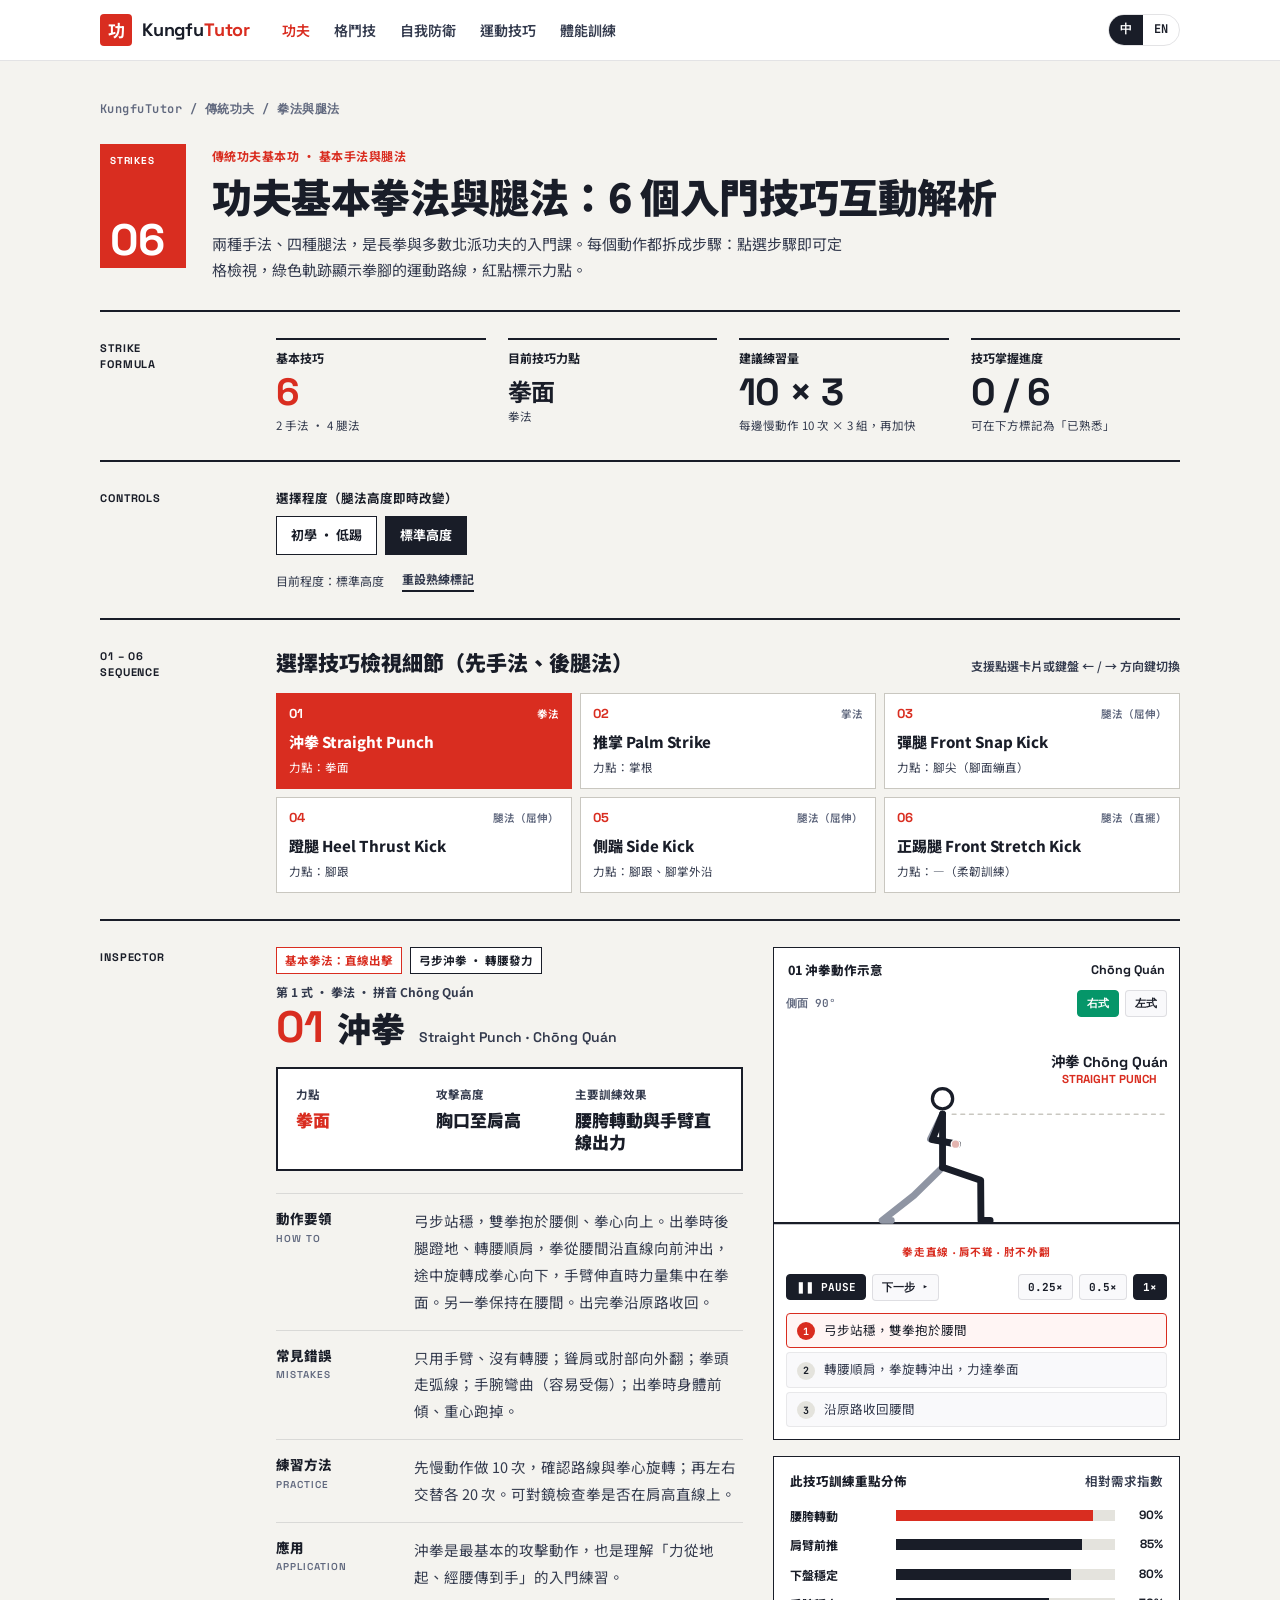
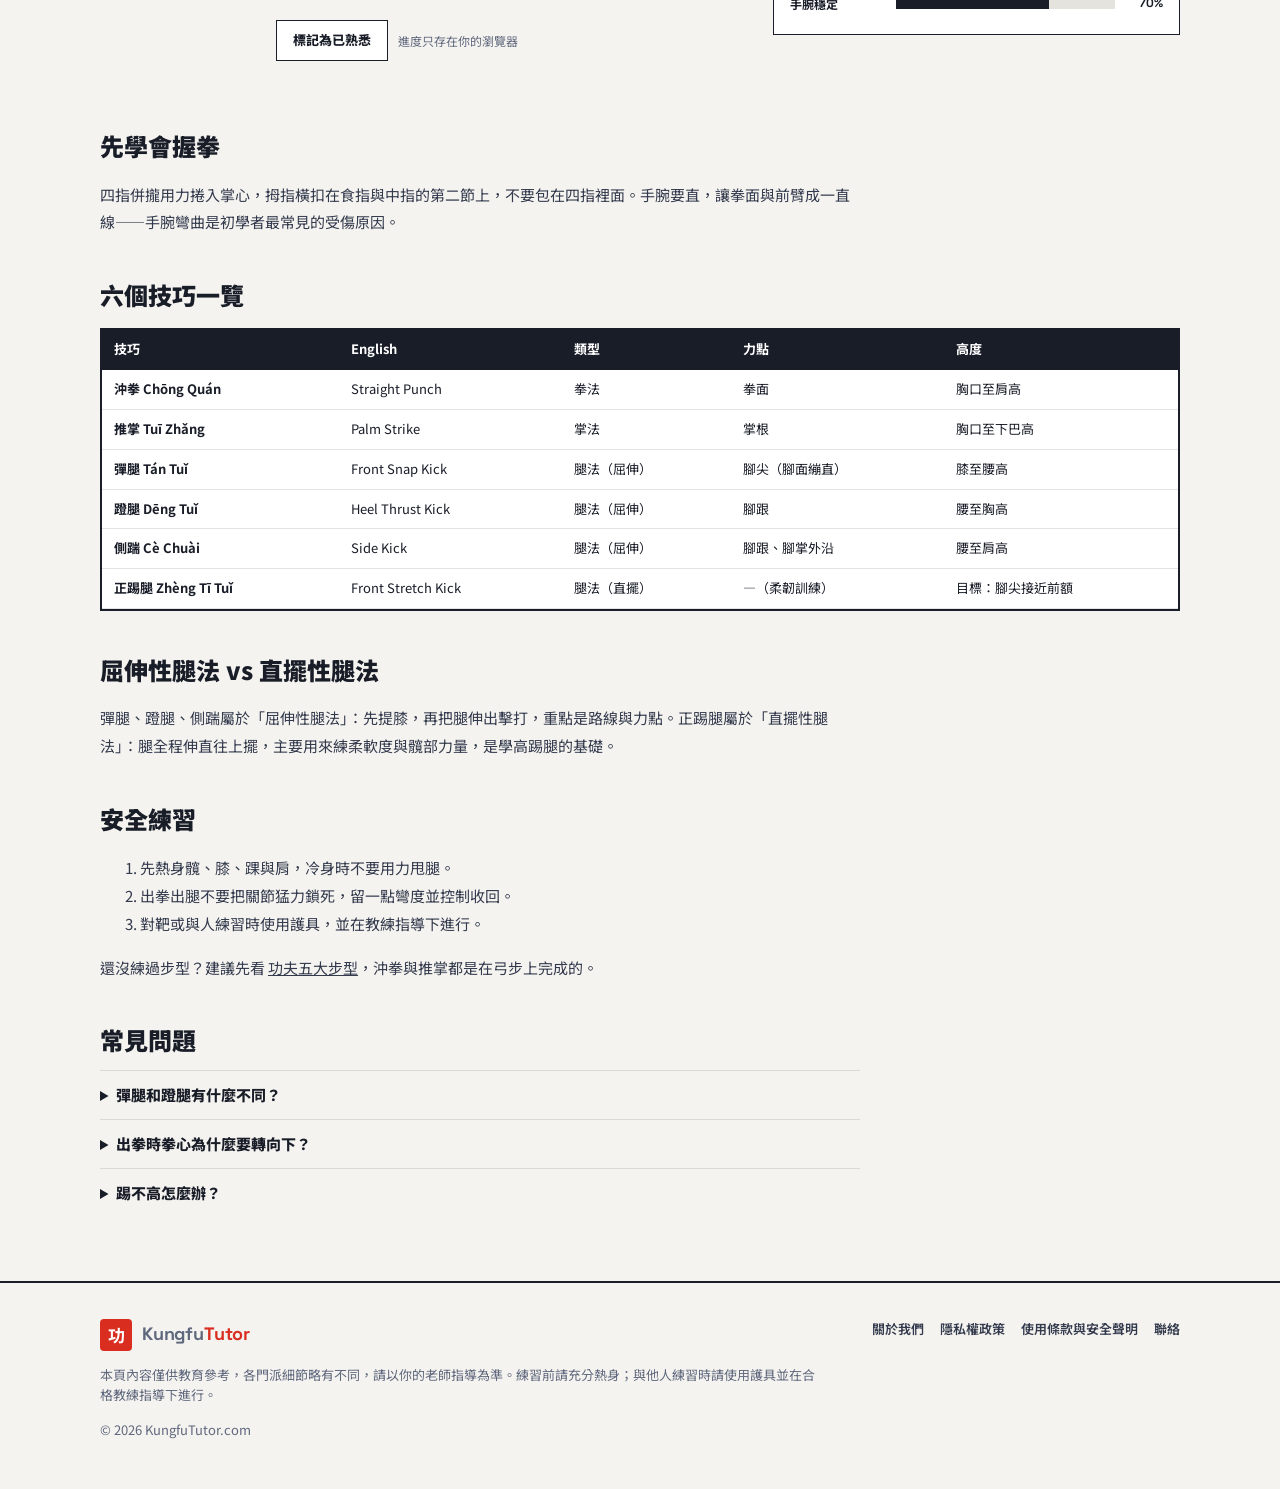
<file: kungfu/strikes/index.html>
<!doctype html>
<html lang="zh-Hant" data-default-lang="zh">
<head>
<meta charset="utf-8">
<meta name="viewport" content="width=device-width, initial-scale=1">
<title>Basic Kung Fu Punches &amp; Kicks: 6 Essential Techniques — Interactive Guide | KungfuTutor</title>
<meta name="description" content="Learn six basic kung fu techniques — straight punch, palm strike, snap kick, heel thrust kick, side kick and front stretch kick — with step-by-step animation, striking points, common mistakes and practice tips.">
<link rel="canonical" href="https://kungfututor.com/kungfu/strikes/">
<meta property="og:title" content="Kung Fu Punches &amp; Kicks — Interactive Step-by-Step Guide">
<meta property="og:type" content="article">
<link rel="preconnect" href="https://fonts.googleapis.com">
<link rel="preconnect" href="https://fonts.gstatic.com" crossorigin>
<link href="https://fonts.googleapis.com/css2?family=Hanken+Grotesk:wght@400;600;700&family=JetBrains+Mono:wght@500;700&family=Noto+Sans+TC:wght@400;700;900&family=Space+Grotesk:wght@500;700&display=swap" rel="stylesheet">
<link rel="stylesheet" href="../../assets/css/kt-base.css">
<link rel="stylesheet" href="../../assets/css/kt-explainer.css">
<style>
  .viewbar { display: flex; gap: 6px; padding: 10px 12px 0; flex-wrap: wrap; }
  .viewbar button { border: 1px solid var(--hair); background: var(--soft); font: 700 11px var(--f-mono); padding: 5px 9px; cursor: pointer; border-radius: 4px; }
  .viewbar button[aria-pressed="true"] { background: var(--jade); color: #fff; border-color: var(--jade); }
  .viewbar .sp { flex: 1; }
  .viewbar .lab { font: 600 11px var(--f-mono); color: var(--muted); align-self: center; }
</style>
<script type="application/ld+json">
{"@context":"https://schema.org","@type":"FAQPage","mainEntity":[
 {"@type":"Question","name":"What is the difference between a snap kick and a heel thrust kick?","acceptedAnswer":{"@type":"Answer","text":"A snap kick (Tan Tui) whips the lower leg out from a lifted knee with the toes pointed and strikes with the tip of the foot. A heel thrust kick (Deng Tui) pulls the toes back and pushes the heel out in a straight line."}},
 {"@type":"Question","name":"How do you make a correct kung fu fist?","acceptedAnswer":{"@type":"Answer","text":"Curl the four fingers tightly into the palm and fold the thumb across the middle of the index and middle fingers. Keep the wrist straight so the knuckles and forearm form one line."}},
 {"@type":"Question","name":"Should I warm up before practising kicks?","acceptedAnswer":{"@type":"Answer","text":"Yes. Warm up the hips, knees and ankles and do light stretches first; never swing kicks hard when cold."}}
]}
</script>
</head>
<body>
<header class="kt-top">
  <div class="wrap">
    <a class="kt-logo" href="../../"><b>功</b><span>Kungfu<em>Tutor</em></span></a>
    <nav class="kt-nav" aria-label="Main">
      <a href="../../#kungfu" aria-current="page" data-zh="功夫" data-en="Kung Fu">Kung Fu</a>
      <a href="../../#combat" data-zh="格鬥技" data-en="Fighting">Fighting</a>
      <a href="../../#defence" data-zh="自我防衛" data-en="Self-Defence">Self-Defence</a>
      <a href="../../#sports" data-zh="運動技巧" data-en="Sports">Sports</a>
      <a href="../../#fitness" data-zh="體能訓練" data-en="Fitness">Fitness</a>
    </nav>
    <div class="kt-lang" role="group" aria-label="Language">
      <button data-lang="zh" aria-pressed="true">中</button><button data-lang="en" aria-pressed="false">EN</button>
    </div>
  </div>
</header>

<main class="hx wrap">
  <div class="crumbs"><a href="../../">KungfuTutor</a> / <a href="../../#kungfu" data-zh="傳統功夫" data-en="Kung Fu">Kung Fu</a> / <span data-zh="拳法與腿法" data-en="Punches &amp; Kicks">Punches &amp; Kicks</span></div>

  <section class="hx-head">
    <div class="hx-badge" aria-hidden="true"><small>STRIKES</small><strong>06</strong></div>
    <div>
      <p class="hx-kicker" data-zh="傳統功夫基本功 · 基本手法與腿法" data-en="KUNG FU FOUNDATIONS · BASIC HAND AND LEG TECHNIQUES"></p>
      <h1 data-zh="功夫基本拳法與腿法：6 個入門技巧互動解析" data-en="Kung Fu Punches &amp; Kicks: 6 Essential Techniques, Step by Step"></h1>
      <p class="hx-lede" data-zh="兩種手法、四種腿法，是長拳與多數北派功夫的入門課。每個動作都拆成步驟：點選步驟即可定格檢視，綠色軌跡顯示拳腳的運動路線，紅點標示力點。" data-en="Two hand techniques and four kicks — the first lessons of Changquan and most northern styles. Each move is broken into steps: click a step to freeze on it, follow the green trail to see the path of the fist or foot, and watch the red dot for the striking point."></p>
    </div>
  </section>

  <section class="hx-row" aria-label="Overview">
    <div class="hx-lab">Strike<span>Formula</span></div>
    <div class="stats">
      <div class="stat"><div class="k" data-zh="基本技巧" data-en="Basic techniques"></div><div class="big red">6</div><div class="s" data-zh="2 手法 · 4 腿法" data-en="2 hand techniques · 4 kicks"></div></div>
      <div class="stat"><div class="k" data-zh="目前技巧力點" data-en="Striking point, this technique"></div><div class="big" id="st-point" style="font-size:24px;padding-top:8px"></div><div class="s" id="st-type"></div></div>
      <div class="stat"><div class="k" data-zh="建議練習量" data-en="Suggested practice"></div><div class="big">10 × 3</div><div class="s" data-zh="每邊慢動作 10 次 × 3 組，再加快" data-en="10 slow reps × 3 sets per side, then speed up"></div></div>
      <div class="stat"><div class="k" data-zh="技巧掌握進度" data-en="Techniques you have mastered"></div><div class="big" id="st-prog">0 / 6</div><div class="s" data-zh="可在下方標記為「已熟悉」" data-en="Mark each technique as mastered below"></div></div>
    </div>
  </section>

  <section class="hx-row" aria-label="Controls">
    <div class="hx-lab">Controls</div>
    <div>
      <div class="ctl-k" data-zh="選擇程度（腿法高度即時改變）" data-en="Choose your level (kick height updates instantly)"></div>
      <div class="seg" id="levels" role="group">
        <button data-level="0.6" data-zh="初學 · 低踢" data-en="Beginner · low kicks"></button>
        <button data-level="1" data-zh="標準高度" data-en="Standard height"></button>
      </div>
      <div class="ctl-foot"><span id="cur-level"></span><button class="linkbtn" id="reset" data-zh="重設熟練標記" data-en="Reset mastered marks"></button></div>
    </div>
  </section>

  <section class="hx-row" aria-label="Techniques">
    <div class="hx-lab">01 – 06<span>Sequence</span></div>
    <div>
      <div class="seq-top">
        <h2 data-zh="選擇技巧檢視細節（先手法、後腿法）" data-en="Pick a technique (hands first, then kicks)"></h2>
        <p data-zh="支援點選卡片或鍵盤 ← / → 方向鍵切換" data-en="Click a card or use the ← / → keys"></p>
      </div>
      <div class="grid8 g3" id="cards"></div>
    </div>
  </section>

  <section class="hx-row" aria-label="Inspector" id="inspector">
    <div class="hx-lab">Inspector</div>
    <div class="insp">
      <div>
        <div class="tags" id="i-tags"></div>
        <div class="pre-run" id="i-pre"></div>
        <h2 class="ttl"><span class="num" id="i-num"></span><span class="zh" id="i-name"></span><span class="en" id="i-en"></span></h2>
        <div class="specbox">
          <div><div class="k" data-zh="力點" data-en="Striking point"></div><div class="v red sm" id="i-spec1"></div></div>
          <div><div class="k" data-zh="攻擊高度" data-en="Target height"></div><div class="v sm" id="i-spec2"></div></div>
          <div><div class="k" data-zh="主要訓練效果" data-en="Main benefit"></div><div class="v sm" id="i-spec3"></div></div>
        </div>
        <div class="para"><div class="h"><span data-zh="動作要領" data-en="How to do it"></span><small>HOW TO</small></div><p data-field="how"></p></div>
        <div class="para"><div class="h"><span data-zh="常見錯誤" data-en="Common mistakes"></span><small>MISTAKES</small></div><p data-field="mistakes"></p></div>
        <div class="para"><div class="h"><span data-zh="練習方法" data-en="How to practise"></span><small>PRACTICE</small></div><p data-field="practice"></p></div>
        <div class="para"><div class="h"><span data-zh="應用" data-en="Where it's used"></span><small>APPLICATION</small></div><p data-field="use"></p></div>
        <div class="master"><button class="btn" id="i-master"></button><span id="i-master-s"></span></div>
      </div>
      <div class="side">
        <div class="panel">
          <div class="panel-h"><span id="p-title"></span><span id="p-py"></span></div>
          <div class="viewbar">
            <span class="lab" data-zh="側面 90°" data-en="SIDE 90°"></span>
            <span class="sp"></span>
            <button data-side="r" data-zh="右式" data-en="RIGHT"></button>
            <button data-side="l" data-zh="左式" data-en="LEFT"></button>
          </div>
          <svg class="stage" id="stage" role="img" aria-label="Animated technique demo"></svg>
          <div class="player-ctl">
            <button class="play" id="p-play" aria-pressed="true">❚❚ PAUSE</button>
            <button id="p-step" data-zh="下一步 ▸" data-en="NEXT STEP ▸"></button>
            <span class="sp"></span>
            <button data-speed="0.25">0.25×</button><button data-speed="0.5">0.5×</button><button data-speed="1" aria-pressed="true">1×</button>
          </div>
          <ol class="steps" id="steps"></ol>
        </div>
        <div class="panel load">
          <div class="load-h"><span data-zh="此技巧訓練重點分佈" data-en="What this technique trains"></span><span data-zh="相對需求指數" data-en="Relative demand"></span></div>
          <div id="bars"></div>
        </div>
      </div>
    </div>
  </section>

  <div class="ad-slot" data-slot="mid" data-label="Advertisement"></div>

  <article class="guide" id="guide"></article>

  <div class="ad-slot" data-slot="bottom" data-label="Advertisement"></div>
</main>

<footer class="kt-foot">
  <div class="wrap">
    <div class="cols">
      <a class="kt-logo" href="../../"><b>功</b><span>Kungfu<em>Tutor</em></span></a>
      <nav aria-label="Footer"><a href="../../about.html" data-zh="關於我們" data-en="About">About</a><a href="../../privacy.html" data-zh="隱私權政策" data-en="Privacy">Privacy</a><a href="../../terms.html" data-zh="使用條款與安全聲明" data-en="Terms &amp; Safety">Terms &amp; Safety</a><a href="../../about.html#contact" data-zh="聯絡" data-en="Contact">Contact</a></nav>
    </div>
    <p data-zh="本頁內容僅供教育參考，各門派細節略有不同，請以你的老師指導為準。練習前請充分熱身；與他人練習時請使用護具並在合格教練指導下進行。" data-en="For education only. Details vary between schools — follow your own teacher. Warm up first; when practising with a partner, use pads and train under a qualified instructor."></p>
    <p>© <span id="kt-year"></span> KungfuTutor.com</p>
  </div>
</footer>

<script src="../../assets/js/kt-site.js"></script>
<script src="../../assets/js/kt-figure.js"></script>
<script src="../../assets/js/kt-lesson.js"></script>
<script src="strikes-data.js"></script>
<script>
(function (w) {
  'use strict';
  var L = w.STRIKES.LIST;
  var esc = function (s) { return String(s).replace(/[&<>"]/g, function (c) { return { '&': '&amp;', '<': '&lt;', '>': '&gt;', '"': '&quot;' }[c]; }); };
  w.KTLesson({
    list: L, prefix: 'sk',
    makeClip: w.STRIKES.makeClip,
    info: function (s, lang) { return { a: s.zh + ' ' + s.py, b: s.en.toUpperCase(), note: s.note[lang] }; },
    levelName: function (lv, T) { return T('目前程度：', 'Current level: ') + (lv < 1 ? T('初學（低踢）', 'Beginner (low kicks)') : T('標準高度', 'Standard height')); },
    cardPre: function (s, a) { return s.type[a.st.lang]; },
    cardSub: function (s, a) { return a.T('力點：', 'Strikes with: ') + s.point[a.st.lang]; },
    pre: function (s, a) { return a.T('第 ' + s.n + ' 式 · ' + s.type.zh + ' · 拼音 ' + s.py, 'Technique ' + s.n + ' of 6 · ' + s.type.en + ' · Pinyin ' + s.py); },
    spec: [function (s, l) { return s.point[l]; }, function (s, l) { return s.height[l]; }, function (s, l) { return s.ability[l]; }],
    onRender: function (s, a) {
      document.getElementById('st-point').textContent = s.point[a.st.lang];
      document.getElementById('st-type').textContent = s.type[a.st.lang];
    },
    guide: function (a) {
      var T = a.T, l = a.st.lang;
      var rows = L.map(function (s) {
        return '<tr><td>' + esc(s.zh + ' ' + s.py) + '</td><td>' + esc(s.en) + '</td><td>' + esc(s.type[l]) + '</td><td>' + esc(s.point[l]) + '</td><td>' + esc(s.height[l]) + '</td></tr>';
      }).join('');
      return '<h2>' + T('先學會握拳', 'First, make a proper fist') + '</h2>' +
        '<p>' + T('四指併攏用力捲入掌心，拇指橫扣在食指與中指的第二節上，不要包在四指裡面。手腕要直，讓拳面與前臂成一直線——手腕彎曲是初學者最常見的受傷原因。',
          'Roll the four fingers tightly into the palm and fold the thumb across the middle sections of the index and middle fingers — never tuck it inside. Keep the wrist straight so the knuckles line up with the forearm; a bent wrist is the most common beginner injury.') + '</p>' +
        '<h2>' + T('六個技巧一覽', 'The six techniques at a glance') + '</h2>' +
        '<div class="tbl-wrap"><table class="tbl"><thead><tr><th>' + T('技巧', 'Technique') + '</th><th>English</th><th>' + T('類型', 'Type') + '</th><th>' + T('力點', 'Striking point') + '</th><th>' + T('高度', 'Height') + '</th></tr></thead><tbody>' + rows + '</tbody></table></div>' +
        '<h2>' + T('屈伸性腿法 vs 直擺性腿法', 'Bend-and-extend kicks vs straight-leg swings') + '</h2>' +
        '<p>' + T('彈腿、蹬腿、側踹屬於「屈伸性腿法」：先提膝，再把腿伸出擊打，重點是路線與力點。正踢腿屬於「直擺性腿法」：腿全程伸直往上擺，主要用來練柔軟度與髖部力量，是學高踢腿的基礎。',
          'The snap kick, heel thrust and side kick are bend-and-extend kicks: chamber the knee, then extend to strike — the line and striking point are what matter. The front stretch kick is a straight-leg swing: the leg stays straight all the way up, building flexibility and hip strength for higher kicks later.') + '</p>' +
        '<h2>' + T('安全練習', 'Practise safely') + '</h2>' +
        '<ol><li>' + T('先熱身髖、膝、踝與肩，冷身時不要用力甩腿。', 'Warm up hips, knees, ankles and shoulders; never swing hard kicks when cold.') + '</li>' +
        '<li>' + T('出拳出腿不要把關節猛力鎖死，留一點彎度並控制收回。', 'Don\'t snap joints into a hard lock — keep a little give and control the return.') + '</li>' +
        '<li>' + T('對靶或與人練習時使用護具，並在教練指導下進行。', 'Use pads and train under an instructor when hitting targets or working with a partner.') + '</li></ol>' +
        '<p>' + T('還沒練過步型？建議先看 <a href="../stances/">功夫五大步型</a>，沖拳與推掌都是在弓步上完成的。', 'New to stances? Start with <a href="../stances/">the five basic stances</a> — the punch and palm strike are both done in bow stance.') + '</p>' +
        '<h2>' + T('常見問題', 'Frequently asked questions') + '</h2>' +
        '<details><summary>' + T('彈腿和蹬腿有什麼不同？', 'Snap kick vs heel thrust — what\'s the difference?') + '</summary><p>' + T('彈腿腳面繃直、小腿快速彈出，用腳尖擊打；蹬腿腳尖勾起，把腳跟直線推出，用腳跟擊打。', 'The snap kick points the toes and whips the lower leg out, striking with the tip of the foot; the heel thrust pulls the toes back and pushes the heel out in a straight line.') + '</p></details>' +
        '<details><summary>' + T('出拳時拳心為什麼要轉向下？', 'Why does the fist turn palm-down?') + '</summary><p>' + T('從腰間拳心向上出發、到終點轉成拳心向下，可以讓拳面對準目標、手臂結構更穩固，也是長拳沖拳的標準要求。', 'Starting palm-up at the waist and finishing palm-down lines the knuckles up with the target and locks the arm into a strong structure — the standard Changquan punch.') + '</p></details>' +
        '<details><summary>' + T('踢不高怎麼辦？', 'What if I can\'t kick high?') + '</summary><p>' + T('先選「初學 · 低踢」程度，把路線和平衡做對；每天做正踢腿與腿後肌伸展，高度會慢慢增加。', 'Use the Beginner (low kicks) level and get the line and balance right first; daily front stretch kicks and hamstring stretches will raise your height over time.') + '</p></details>';
    }
  });
})(window);
</script>
</body>
</html>
</file>
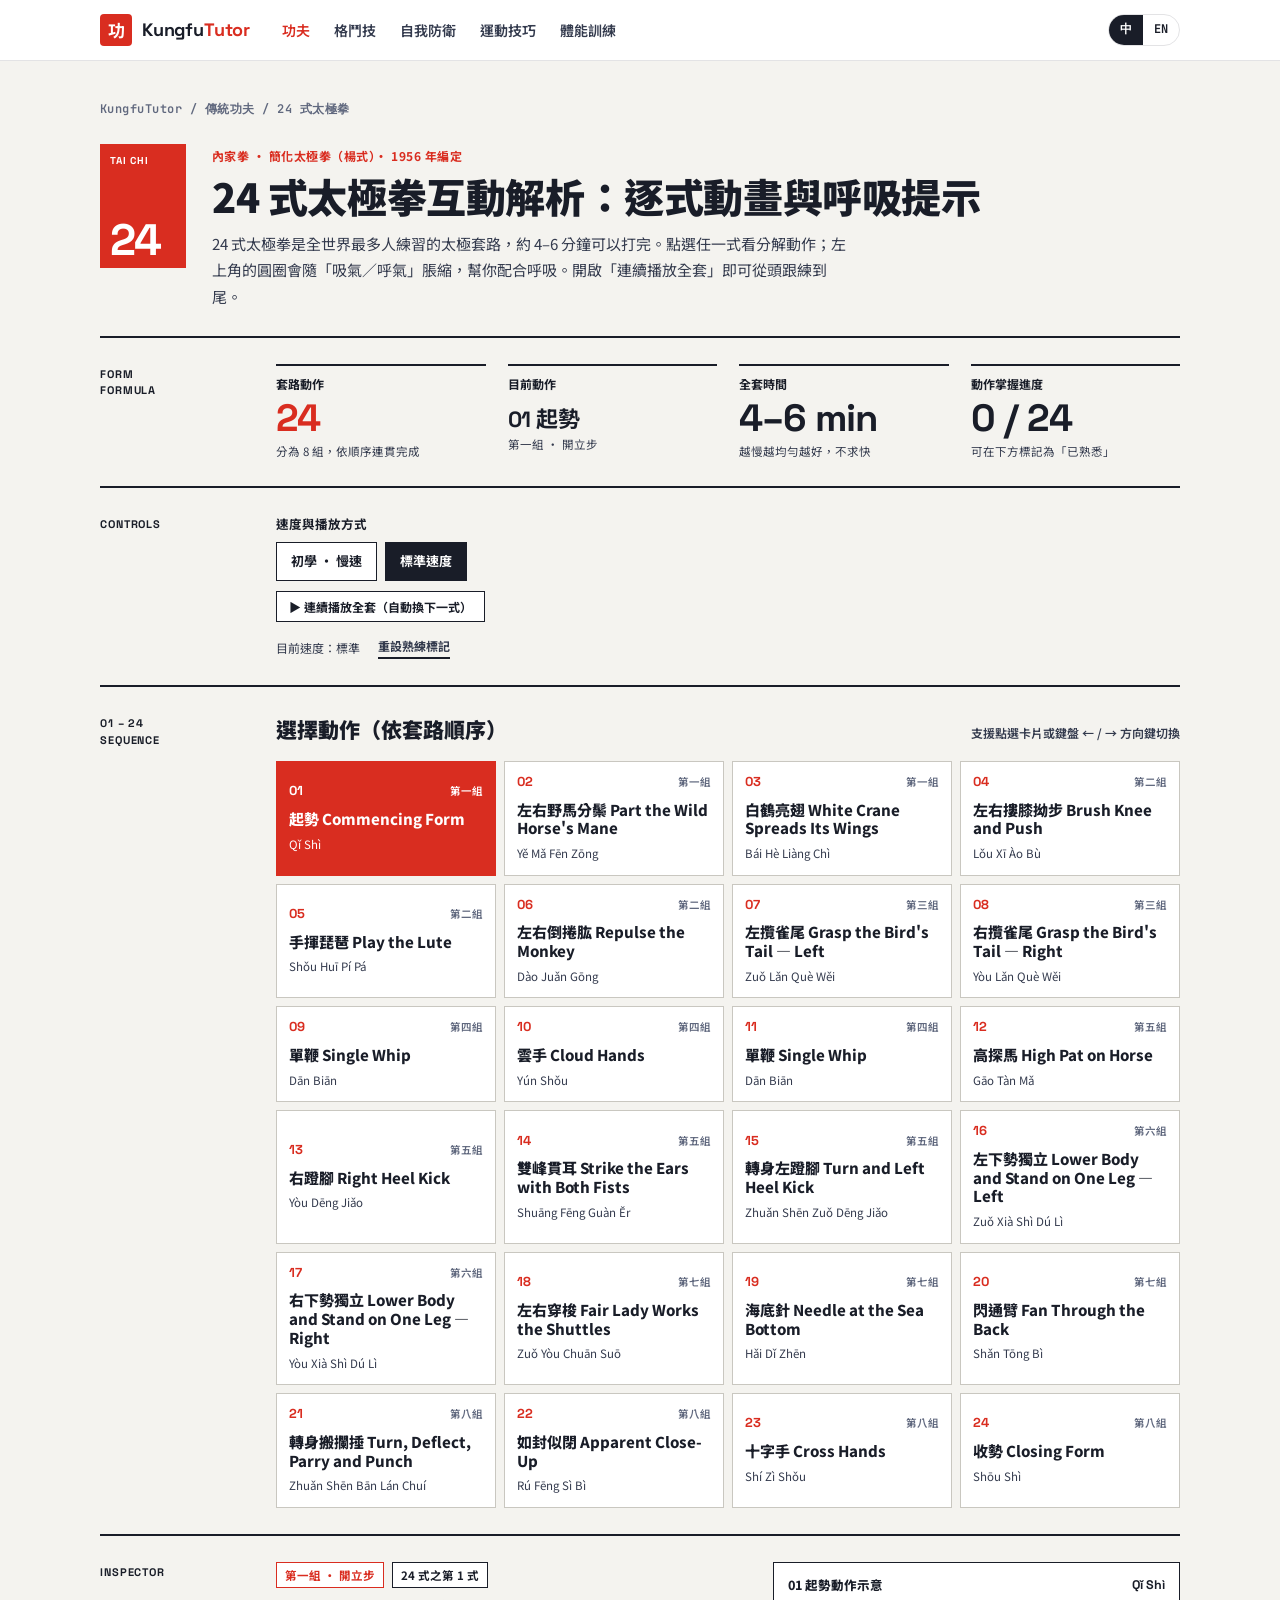
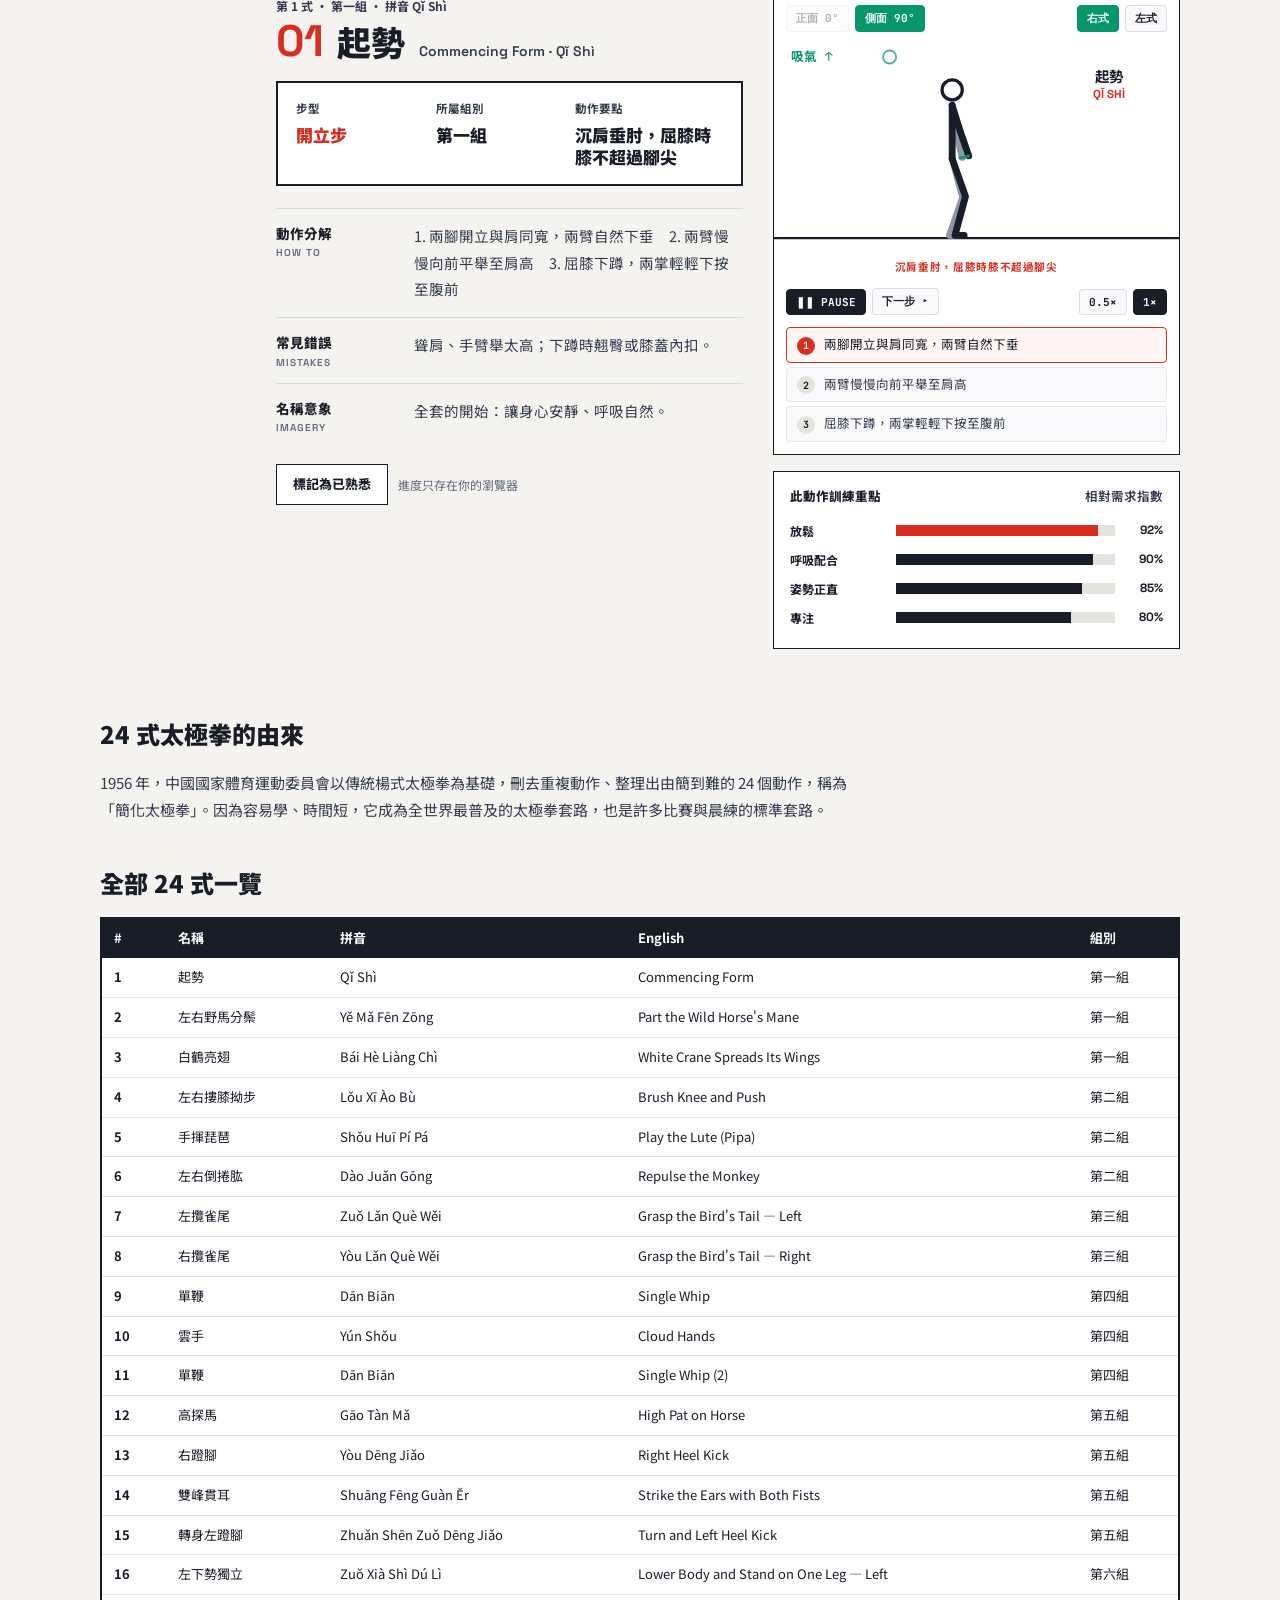
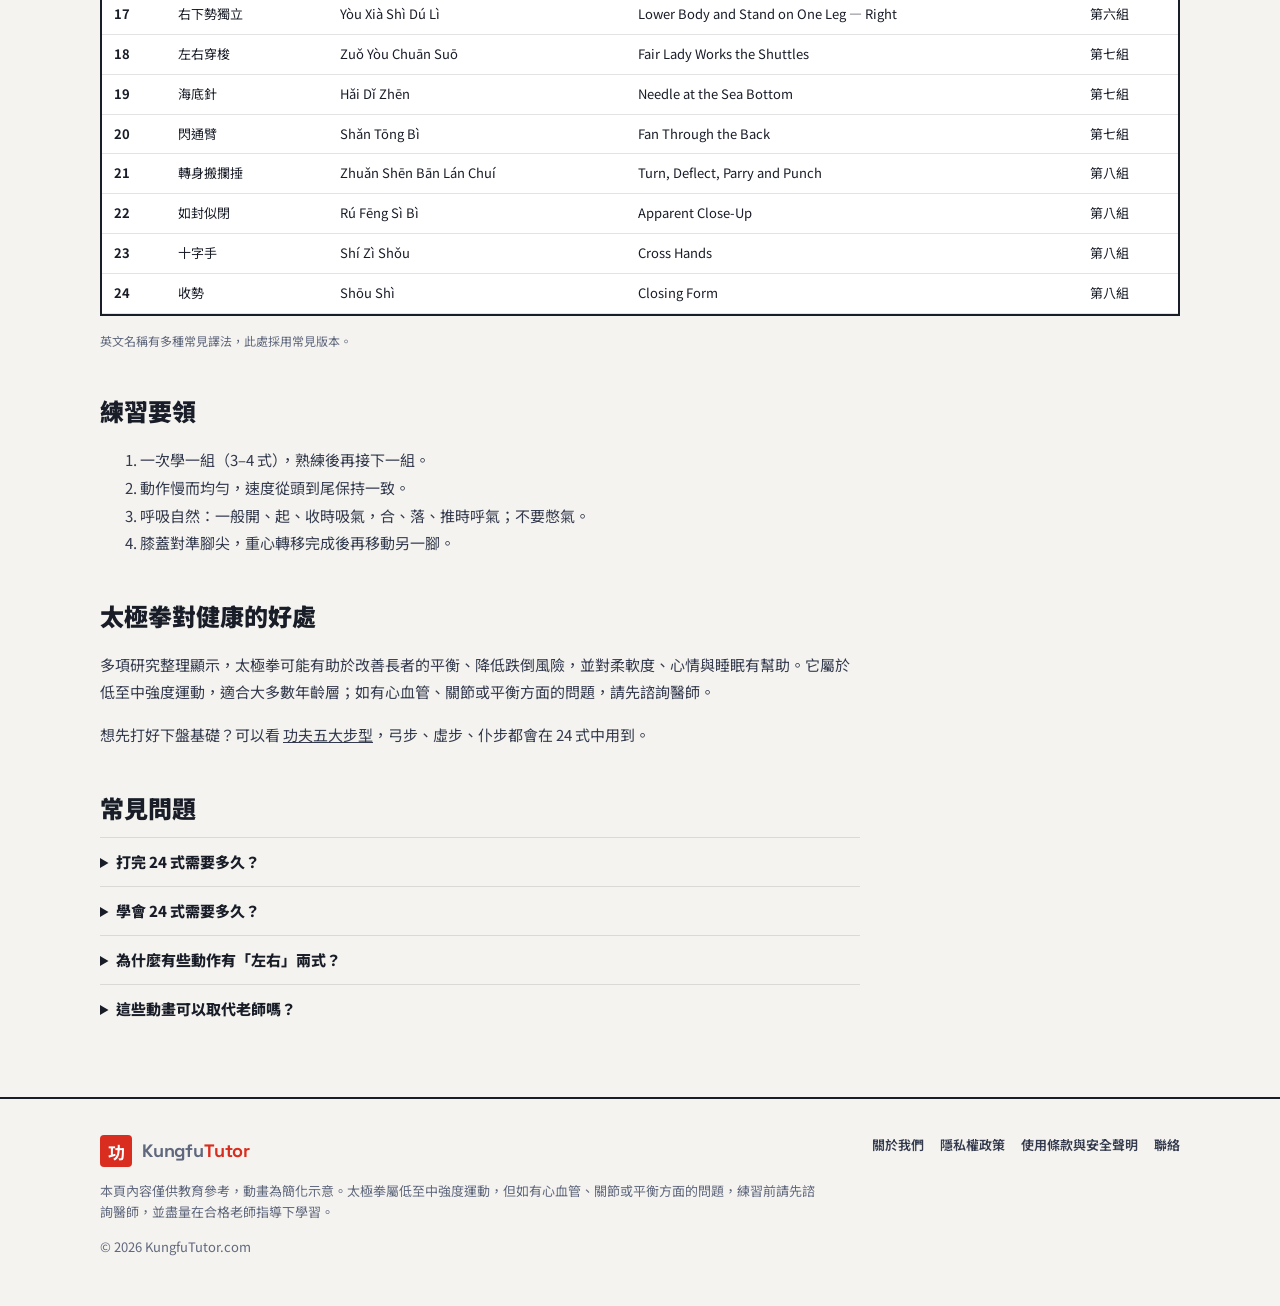
<file: kungfu/tai-chi/index.html>
<!doctype html>
<html lang="zh-Hant" data-default-lang="zh">
<head>
<meta charset="utf-8">
<meta name="viewport" content="width=device-width, initial-scale=1">
<title>Tai Chi 24-Form: All 24 Postures with Animation &amp; Breathing Guide | KungfuTutor</title>
<meta name="description" content="Learn the simplified Tai Chi 24-form (Yang style) posture by posture: animated demos of all 24 movements, step-by-step breakdowns, a breathing cue, key points, common mistakes and a play-the-whole-form mode.">
<link rel="canonical" href="https://kungfututor.com/kungfu/tai-chi/">
<meta property="og:title" content="Tai Chi 24-Form — All 24 Postures, Animated">
<meta property="og:type" content="article">
<link rel="preconnect" href="https://fonts.googleapis.com">
<link rel="preconnect" href="https://fonts.gstatic.com" crossorigin>
<link href="https://fonts.googleapis.com/css2?family=Hanken+Grotesk:wght@400;600;700&family=JetBrains+Mono:wght@500;700&family=Noto+Sans+TC:wght@400;700;900&family=Space+Grotesk:wght@500;700&display=swap" rel="stylesheet">
<link rel="stylesheet" href="../../assets/css/kt-base.css">
<link rel="stylesheet" href="../../assets/css/kt-explainer.css">
<style>
  .viewbar { display: flex; gap: 6px; padding: 10px 12px 0; flex-wrap: wrap; }
  .viewbar button { border: 1px solid var(--hair); background: var(--soft); font: 700 11px var(--f-mono); padding: 5px 9px; cursor: pointer; border-radius: 4px; }
  .viewbar button[aria-pressed="true"] { background: var(--jade); color: #fff; border-color: var(--jade); }
  .viewbar .sp { flex: 1; }
  .viewbar button:disabled { opacity: .35; cursor: not-allowed; }
  .feet { margin-top: 16px; padding: 12px 14px 14px; }
  .feet svg { display: block; width: 100%; max-width: 360px; margin: 0 auto; aspect-ratio: 260 / 190; }
  .viewbar .lab { font: 600 11px var(--f-mono); color: var(--muted); align-self: center; }
</style>
<script type="application/ld+json">
{"@context":"https://schema.org","@type":"FAQPage","mainEntity":[
 {"@type":"Question","name":"What is the Tai Chi 24-form?","acceptedAnswer":{"@type":"Answer","text":"A short sequence of 24 postures based on Yang-style Tai Chi, created in 1956 in China to make Tai Chi easier to learn. It usually takes about 4 to 6 minutes to perform."}},
 {"@type":"Question","name":"How long does it take to learn the 24-form?","acceptedAnswer":{"@type":"Answer","text":"Many beginners learn the sequence in a few weeks to a few months of regular practice; refining it takes much longer. Learning one group of postures at a time helps."}},
 {"@type":"Question","name":"Is Tai Chi good for balance?","acceptedAnswer":{"@type":"Answer","text":"Research reviews suggest Tai Chi may help improve balance and reduce fall risk in older adults. Check with a doctor if you have health concerns."}}
]}
</script>
</head>
<body>
<header class="kt-top">
  <div class="wrap">
    <a class="kt-logo" href="../../"><b>功</b><span>Kungfu<em>Tutor</em></span></a>
    <nav class="kt-nav" aria-label="Main">
      <a href="../../#kungfu" aria-current="page" data-zh="功夫" data-en="Kung Fu">Kung Fu</a>
      <a href="../../#combat" data-zh="格鬥技" data-en="Fighting">Fighting</a>
      <a href="../../#defence" data-zh="自我防衛" data-en="Self-Defence">Self-Defence</a>
      <a href="../../#sports" data-zh="運動技巧" data-en="Sports">Sports</a>
      <a href="../../#fitness" data-zh="體能訓練" data-en="Fitness">Fitness</a>
    </nav>
    <div class="kt-lang" role="group" aria-label="Language">
      <button data-lang="zh" aria-pressed="true">中</button><button data-lang="en" aria-pressed="false">EN</button>
    </div>
  </div>
</header>

<main class="hx wrap">
  <div class="crumbs"><a href="../../">KungfuTutor</a> / <a href="../../#kungfu" data-zh="傳統功夫" data-en="Kung Fu">Kung Fu</a> / <span data-zh="24 式太極拳" data-en="Tai Chi 24-Form">Tai Chi 24-Form</span></div>

  <section class="hx-head">
    <div class="hx-badge" aria-hidden="true"><small>TAI CHI</small><strong>24</strong></div>
    <div>
      <p class="hx-kicker" data-zh="內家拳 · 簡化太極拳（楊式）· 1956 年編定" data-en="INTERNAL ART · SIMPLIFIED YANG-STYLE TAI CHI · CREATED 1956"></p>
      <h1 data-zh="24 式太極拳互動解析：逐式動畫與呼吸提示" data-en="Tai Chi 24-Form: Every Posture, Animated with a Breathing Cue"></h1>
      <p class="hx-lede" data-zh="24 式太極拳是全世界最多人練習的太極套路，約 4–6 分鐘可以打完。點選任一式看分解動作；左上角的圓圈會隨「吸氣／呼氣」脹縮，幫你配合呼吸。開啟「連續播放全套」即可從頭跟練到尾。" data-en="The 24-form is the most widely practised Tai Chi sequence in the world and takes about 4–6 minutes. Pick any posture to see it broken into steps; the circle in the top corner swells and shrinks with the in-breath and out-breath. Switch on Play the whole form to follow along from start to finish."></p>
    </div>
  </section>

  <section class="hx-row" aria-label="Overview">
    <div class="hx-lab">Form<span>Formula</span></div>
    <div class="stats">
      <div class="stat"><div class="k" data-zh="套路動作" data-en="Postures in the form"></div><div class="big red">24</div><div class="s" data-zh="分為 8 組，依順序連貫完成" data-en="In 8 groups, performed in one flowing sequence"></div></div>
      <div class="stat"><div class="k" data-zh="目前動作" data-en="Current posture"></div><div class="big" id="st-cur" style="font-size:22px;padding-top:8px;line-height:1.3"></div><div class="s" id="st-grp"></div></div>
      <div class="stat"><div class="k" data-zh="全套時間" data-en="Time for the whole form"></div><div class="big">4–6 min</div><div class="s" data-zh="越慢越均勻越好，不求快" data-en="Slow and even beats fast"></div></div>
      <div class="stat"><div class="k" data-zh="動作掌握進度" data-en="Postures you have mastered"></div><div class="big" id="st-prog">0 / 24</div><div class="s" data-zh="可在下方標記為「已熟悉」" data-en="Mark each posture as mastered below"></div></div>
    </div>
  </section>

  <section class="hx-row" aria-label="Controls">
    <div class="hx-lab">Controls</div>
    <div>
      <div class="ctl-k" data-zh="速度與播放方式" data-en="Pace and playback"></div>
      <div class="seg" id="levels" role="group">
        <button data-level="0.6" data-zh="初學 · 慢速" data-en="Beginner · slower"></button>
        <button data-level="1" data-zh="標準速度" data-en="Standard pace"></button>
      </div>
      <div class="seg sub" role="group">
        <button id="auto" aria-pressed="false" data-zh="▶ 連續播放全套（自動換下一式）" data-en="▶ Play the whole form (auto-advance)"></button>
      </div>
      <div class="ctl-foot"><span id="cur-level"></span><button class="linkbtn" id="reset" data-zh="重設熟練標記" data-en="Reset mastered marks"></button></div>
    </div>
  </section>

  <section class="hx-row" aria-label="Postures">
    <div class="hx-lab">01 – 24<span>Sequence</span></div>
    <div>
      <div class="seq-top">
        <h2 data-zh="選擇動作（依套路順序）" data-en="Pick a posture (in form order)"></h2>
        <p data-zh="支援點選卡片或鍵盤 ← / → 方向鍵切換" data-en="Click a card or use the ← / → keys"></p>
      </div>
      <div class="grid8" id="cards"></div>
    </div>
  </section>

  <section class="hx-row" aria-label="Inspector" id="inspector">
    <div class="hx-lab">Inspector</div>
    <div class="insp">
      <div>
        <div class="tags" id="i-tags"></div>
        <div class="pre-run" id="i-pre"></div>
        <h2 class="ttl"><span class="num" id="i-num"></span><span class="zh" id="i-name"></span><span class="en" id="i-en"></span></h2>
        <div class="specbox">
          <div><div class="k" data-zh="步型" data-en="Stance"></div><div class="v red sm" id="i-spec1"></div></div>
          <div><div class="k" data-zh="所屬組別" data-en="Group"></div><div class="v sm" id="i-spec2"></div></div>
          <div><div class="k" data-zh="動作要點" data-en="Key point"></div><div class="v sm" id="i-spec3"></div></div>
        </div>
        <div class="para"><div class="h"><span data-zh="動作分解" data-en="Step by step"></span><small>HOW TO</small></div><p data-field="how"></p></div>
        <div class="para"><div class="h"><span data-zh="常見錯誤" data-en="Common mistakes"></span><small>MISTAKES</small></div><p data-field="mistakes"></p></div>
        <div class="para"><div class="h"><span data-zh="名稱意象" data-en="Name &amp; imagery"></span><small>IMAGERY</small></div><p data-field="use"></p></div>
        <div class="master"><button class="btn" id="i-master"></button><span id="i-master-s"></span></div>
      </div>
      <div class="side">
        <div class="panel">
          <div class="panel-h"><span id="p-title"></span><span id="p-py"></span></div>
          <div class="viewbar">
            <button data-view="front" data-zh="正面 0°" data-en="FRONT 0°"></button>
            <button data-view="side" data-zh="側面 90°" data-en="SIDE 90°"></button>
            <span class="sp"></span>
            <button data-side="r" data-zh="右式" data-en="RIGHT"></button>
            <button data-side="l" data-zh="左式" data-en="LEFT"></button>
          </div>
          <svg class="stage" id="stage" role="img" aria-label="Animated Tai Chi posture with breathing cue"></svg>
          <div class="player-ctl">
            <button class="play" id="p-play" aria-pressed="true">❚❚ PAUSE</button>
            <button id="p-step" data-zh="下一步 ▸" data-en="NEXT STEP ▸"></button>
            <span class="sp"></span>
            <button data-speed="0.5">0.5×</button><button data-speed="1" aria-pressed="true">1×</button>
          </div>
          <ol class="steps" id="steps"></ol>
        </div>
        <div class="panel load">
          <div class="load-h"><span data-zh="此動作訓練重點" data-en="What this posture trains"></span><span data-zh="相對需求指數" data-en="Relative demand"></span></div>
          <div id="bars"></div>
        </div>
      </div>
    </div>
  </section>

  <div class="ad-slot" data-slot="mid" data-label="Advertisement"></div>

  <article class="guide" id="guide"></article>

  <div class="ad-slot" data-slot="bottom" data-label="Advertisement"></div>
</main>
<footer class="kt-foot">
  <div class="wrap">
    <div class="cols">
      <a class="kt-logo" href="../../"><b>功</b><span>Kungfu<em>Tutor</em></span></a>
      <nav aria-label="Footer"><a href="../../about.html" data-zh="關於我們" data-en="About">About</a><a href="../../privacy.html" data-zh="隱私權政策" data-en="Privacy">Privacy</a><a href="../../terms.html" data-zh="使用條款與安全聲明" data-en="Terms &amp; Safety">Terms &amp; Safety</a><a href="../../about.html#contact" data-zh="聯絡" data-en="Contact">Contact</a></nav>
    </div>
    <p data-zh="本頁內容僅供教育參考，動畫為簡化示意。太極拳屬低至中強度運動，但如有心血管、關節或平衡方面的問題，練習前請先諮詢醫師，並盡量在合格老師指導下學習。" data-en="For education only; the animations are simplified. Tai Chi is low-to-moderate intensity, but if you have heart, joint or balance problems, check with your doctor first and learn with a qualified teacher where possible."></p>
    <p>© <span id="kt-year"></span> KungfuTutor.com</p>
  </div>
</footer>

<script src="../../assets/js/kt-site.js"></script>
<script src="../../assets/js/kt-figure.js"></script>
<script src="../../assets/js/kt-lesson.js"></script>
<script src="taichi-data.js"></script>
<script>
(function (w, d) {
  'use strict';
  var TC = w.TAICHI, L = TC.LIST;
  var esc = function (s) { return String(s).replace(/[&<>"]/g, function (c) { return { '&': '&amp;', '<': '&lt;', '>': '&gt;', '"': '&quot;' }[c]; }); };
  var api = w.KTLesson({
    list: L, prefix: 'tc',
    makeClip: TC.makeClip,
    info: function (s, lang) { return { a: s.zh, b: s.py.toUpperCase(), note: s.key[lang] }; },
    levelName: function (lv, T) { return T('目前速度：', 'Current pace: ') + (lv < 1 ? T('初學慢速', 'Beginner (slower)') : T('標準', 'Standard')); },
    cardPre: function (s, a) { return TC.GROUPS[s.g][a.st.lang]; },
    cardSub: function (s) { return s.py; },
    pre: function (s, a) { return a.T('第 ' + s.n + ' 式 · ' + TC.GROUPS[s.g].zh + ' · 拼音 ' + s.py, 'Posture ' + s.n + ' of 24 · ' + TC.GROUPS[s.g].en + ' · Pinyin ' + s.py); },
    spec: [function (s, l) { return TC.TYPE_NAME[s.type][l]; }, function (s, l) { return TC.GROUPS[s.g][l]; }, function (s, l) { return s.key[l]; }],
    onRender: function (s, a) {
      d.getElementById('st-cur').textContent = (s.n < 10 ? '0' : '') + s.n + ' ' + (a.st.lang === 'zh' ? s.zh : s.en);
      d.getElementById('st-grp').textContent = TC.GROUPS[s.g][a.st.lang] + ' · ' + TC.TYPE_NAME[s.type][a.st.lang];
    },
    guide: function (a) {
      var T = a.T, l = a.st.lang;
      var rows = L.map(function (s) {
        return '<tr><td>' + s.n + '</td><td>' + esc(s.zh) + '</td><td>' + esc(s.py) + '</td><td>' + esc(s.en) + '</td><td>' + esc(TC.GROUPS[s.g][l]) + '</td></tr>';
      }).join('');
      return '<h2>' + T('24 式太極拳的由來', 'Where the 24-form comes from') + '</h2>' +
        '<p>' + T('1956 年，中國國家體育運動委員會以傳統楊式太極拳為基礎，刪去重複動作、整理出由簡到難的 24 個動作，稱為「簡化太極拳」。因為容易學、時間短，它成為全世界最普及的太極拳套路，也是許多比賽與晨練的標準套路。',
          'In 1956 China\'s national sports commission took traditional Yang-style Tai Chi, removed the repetitions and arranged 24 postures from simple to harder — the "simplified Tai Chi" form. Because it is short and easy to start, it became the most widely practised Tai Chi routine in the world and a standard for competitions and morning practice in parks.') + '</p>' +
        '<h2>' + T('全部 24 式一覽', 'All 24 postures') + '</h2>' +
        '<div class="tbl-wrap"><table class="tbl"><thead><tr><th>#</th><th>' + T('名稱', 'Name') + '</th><th>' + T('拼音', 'Pinyin') + '</th><th>English</th><th>' + T('組別', 'Group') + '</th></tr></thead><tbody>' + rows + '</tbody></table></div>' +
        '<p class="note">' + T('英文名稱有多種常見譯法，此處採用常見版本。', 'English names vary between books and teachers; these are common versions.') + '</p>' +
        '<h2>' + T('練習要領', 'How to practise') + '</h2>' +
        '<ol><li>' + T('一次學一組（3–4 式），熟練後再接下一組。', 'Learn one group (3–4 postures) at a time before adding the next.') + '</li>' +
        '<li>' + T('動作慢而均勻，速度從頭到尾保持一致。', 'Move slowly and evenly, keeping the same pace throughout.') + '</li>' +
        '<li>' + T('呼吸自然：一般開、起、收時吸氣，合、落、推時呼氣；不要憋氣。', 'Breathe naturally — usually in as you open, rise or draw in, out as you close, sink or push. Never hold your breath.') + '</li>' +
        '<li>' + T('膝蓋對準腳尖，重心轉移完成後再移動另一腳。', 'Keep the knees in line with the toes, and only move a foot after the weight has fully shifted off it.') + '</li></ol>' +
        '<h2>' + T('太極拳對健康的好處', 'Health benefits') + '</h2>' +
        '<p>' + T('多項研究整理顯示，太極拳可能有助於改善長者的平衡、降低跌倒風險，並對柔軟度、心情與睡眠有幫助。它屬於低至中強度運動，適合大多數年齡層；如有心血管、關節或平衡方面的問題，請先諮詢醫師。',
          'Research reviews suggest Tai Chi may help older adults improve balance and lower their risk of falls, and may help flexibility, mood and sleep. It is low-to-moderate intensity and suits most ages; if you have heart, joint or balance problems, check with your doctor first.') + '</p>' +
        '<p>' + T('想先打好下盤基礎？可以看 <a href="../stances/">功夫五大步型</a>，弓步、虛步、仆步都會在 24 式中用到。', 'Want stronger foundations first? See <a href="../stances/">the five basic stances</a> — bow, empty and drop stance all appear in the 24-form.') + '</p>' +
        '<h2>' + T('常見問題', 'Frequently asked questions') + '</h2>' +
        '<details><summary>' + T('打完 24 式需要多久？', 'How long does the whole form take?') + '</summary><p>' + T('一般約 4–6 分鐘，慢練可以更長。', 'Usually about 4–6 minutes; slower practice can take longer.') + '</p></details>' +
        '<details><summary>' + T('學會 24 式需要多久？', 'How long does it take to learn?') + '</summary><p>' + T('規律練習的話，很多人幾週到幾個月可以記住順序；動作要練得純熟需要更長時間。', 'With regular practice many people learn the order in a few weeks to a few months; polishing it takes much longer.') + '</p></details>' +
        '<details><summary>' + T('為什麼有些動作有「左右」兩式？', 'Why do some postures have left and right versions?') + '</summary><p>' + T('野馬分鬃、摟膝拗步、倒捲肱、雲手、穿梭等動作會左右交替重複。動畫顯示一側，請用「左式／右式」按鈕看另一側。', 'Postures such as Wild Horse\'s Mane, Brush Knee, Repulse Monkey, Cloud Hands and the Shuttles repeat on alternate sides. The animation shows one side — use the Left/Right button for the other.') + '</p></details>' +
        '<details><summary>' + T('這些動畫可以取代老師嗎？', 'Can these animations replace a teacher?') + '</summary><p>' + T('不能。動畫是簡化的平面示意，方便記憶順序與要點；轉身方向、細部手形與勁力仍建議跟合格老師學習。', 'No. They are simplified flat illustrations to help you remember the order and key points; turning directions, hand details and internal energy are best learned from a qualified teacher.') + '</p></details>';
    }
  });

  // play the whole form: when a posture's clip finishes, go to the next one
  var auto = false, startCycle = 0, autoBtn = d.getElementById('auto');
  function setAuto(on) {
    auto = on; autoBtn.setAttribute('aria-pressed', String(on));
    if (on) { api.player.toggle(true); startCycle = Math.floor(api.player.elapsed / api.player.total); }
  }
  autoBtn.addEventListener('click', function () { setAuto(!auto); });
  (function watch() {
    var p = api.player;
    if (auto && p.playing && p.total && Math.floor(p.elapsed / p.total) > startCycle) {
      var next = (api.st.idx + 1) % L.length;
      if (next === 0) { setAuto(false); }
      else { api.select(next); api.player.toggle(true); startCycle = 0; api.player.elapsed = 0; }
    }
    w.requestAnimationFrame(watch);
  })();
})(window, document);
</script>
</body>
</html>
</file>
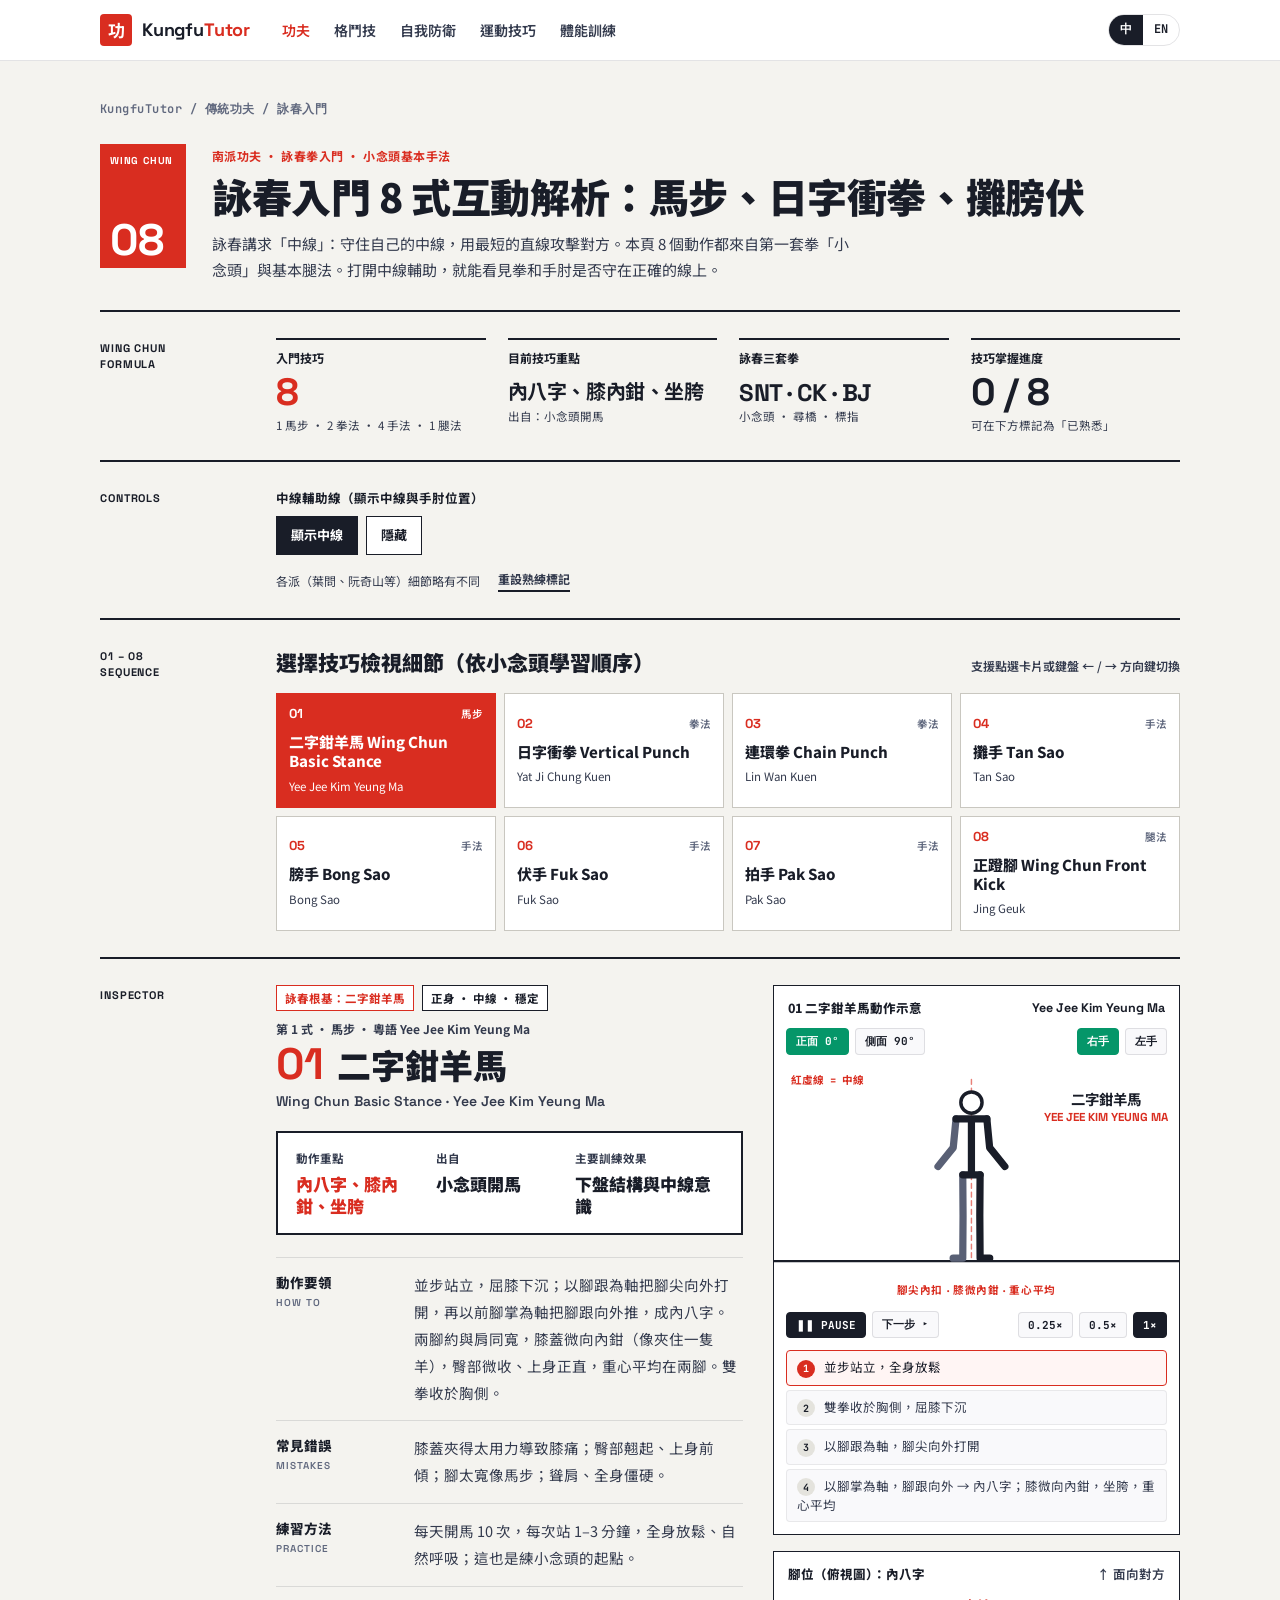
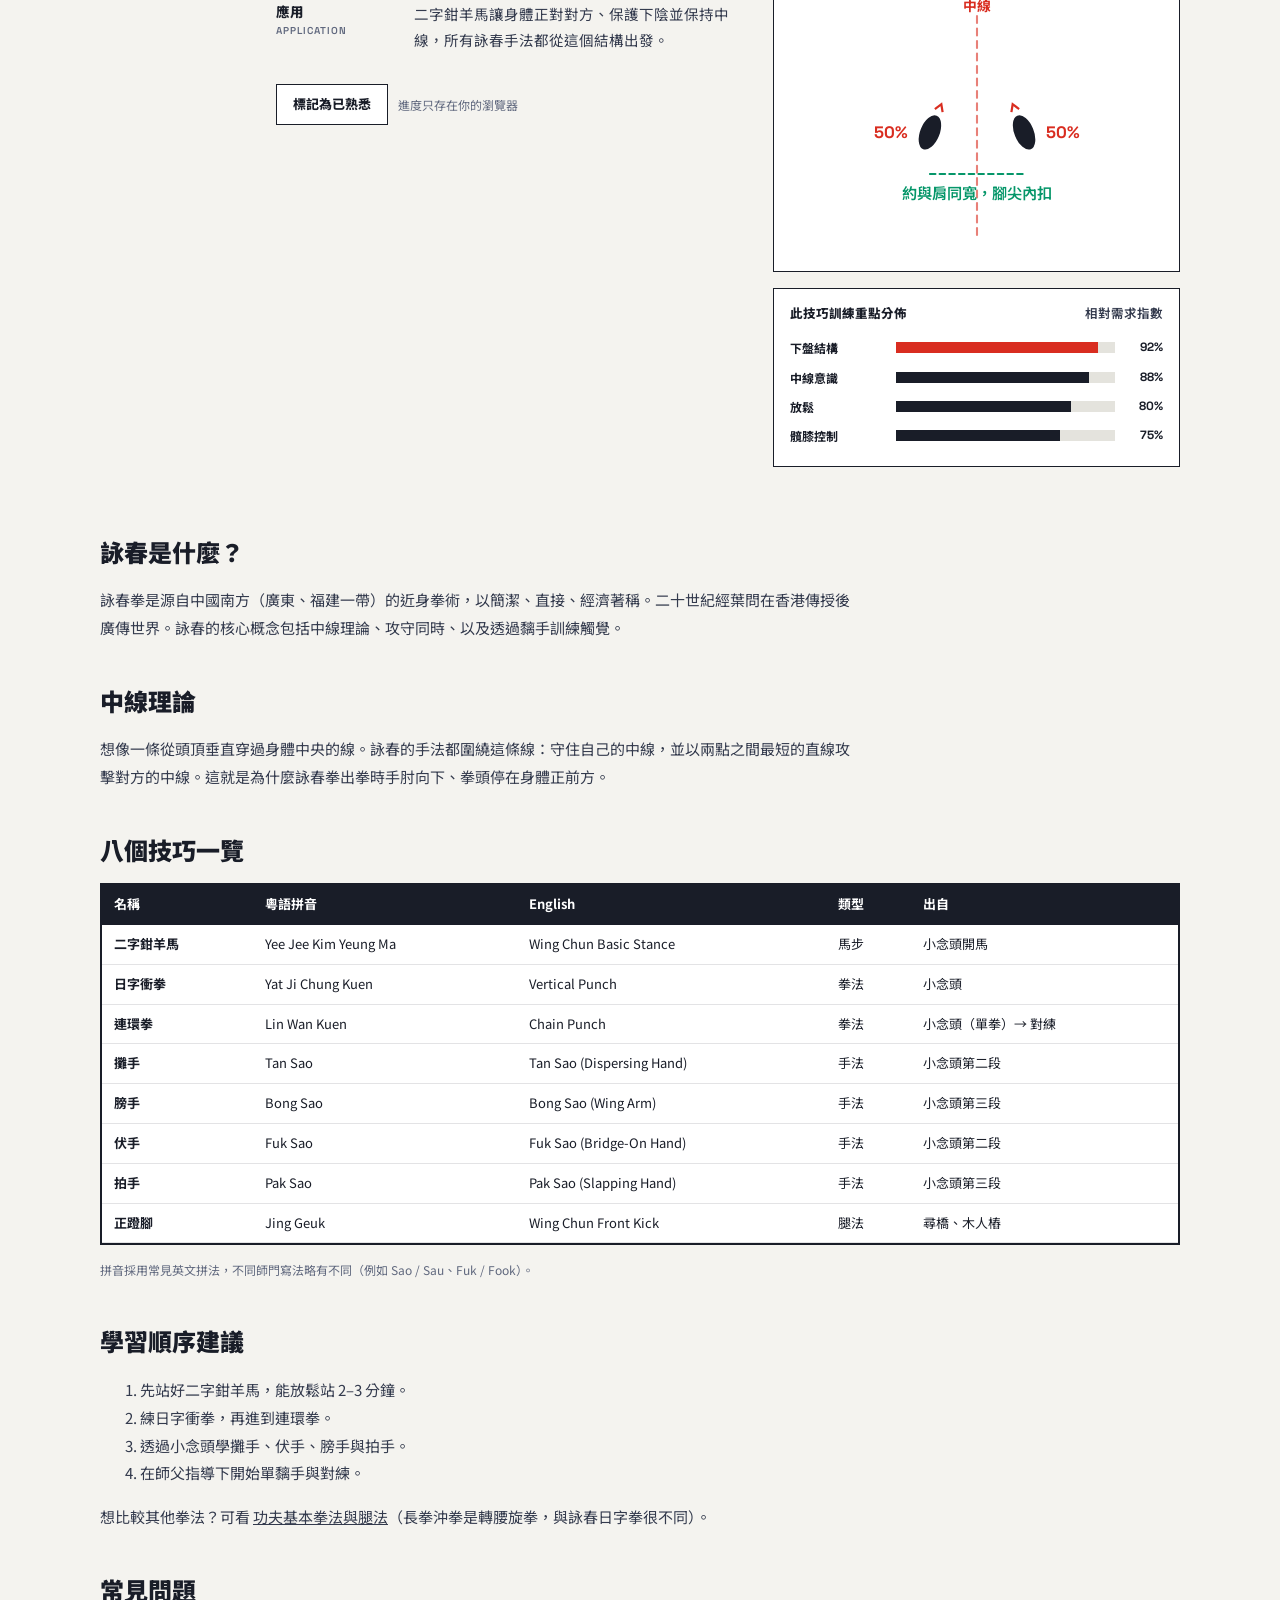
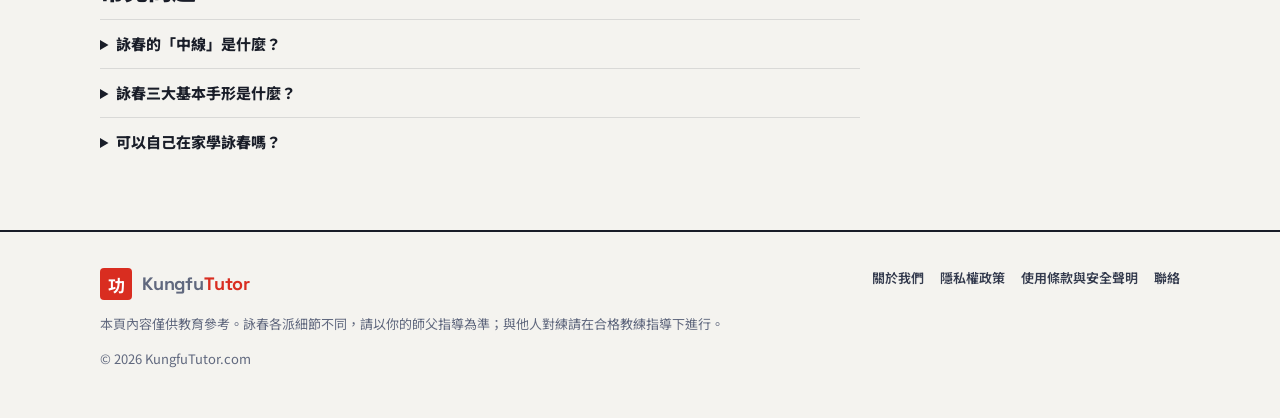
<file: kungfu/wing-chun/index.html>
<!doctype html>
<html lang="zh-Hant" data-default-lang="zh">
<head>
<meta charset="utf-8">
<meta name="viewport" content="width=device-width, initial-scale=1">
<title>Wing Chun Basics: Stance, Vertical Punch, Chain Punch, Tan, Bong, Fuk &amp; Pak Sao — Interactive Guide | KungfuTutor</title>
<meta name="description" content="Learn 8 Wing Chun basics from Siu Nim Tao — Yee Jee Kim Yeung Ma stance, vertical punch, chain punch, Tan Sao, Bong Sao, Fuk Sao, Pak Sao and the front kick — with step-by-step animation and a centreline guide.">
<link rel="canonical" href="https://kungfututor.com/kungfu/wing-chun/">
<meta property="og:title" content="Wing Chun Basics — Interactive Step-by-Step Guide">
<meta property="og:type" content="article">
<link rel="preconnect" href="https://fonts.googleapis.com">
<link rel="preconnect" href="https://fonts.gstatic.com" crossorigin>
<link href="https://fonts.googleapis.com/css2?family=Hanken+Grotesk:wght@400;600;700&family=JetBrains+Mono:wght@500;700&family=Noto+Sans+TC:wght@400;700;900&family=Space+Grotesk:wght@500;700&display=swap" rel="stylesheet">
<link rel="stylesheet" href="../../assets/css/kt-base.css">
<link rel="stylesheet" href="../../assets/css/kt-explainer.css">
<style>
  .viewbar { display: flex; gap: 6px; padding: 10px 12px 0; flex-wrap: wrap; }
  .viewbar button { border: 1px solid var(--hair); background: var(--soft); font: 700 11px var(--f-mono); padding: 5px 9px; cursor: pointer; border-radius: 4px; }
  .viewbar button[aria-pressed="true"] { background: var(--jade); color: #fff; border-color: var(--jade); }
  .viewbar .sp { flex: 1; }
  .viewbar button:disabled { opacity: .35; cursor: not-allowed; }
  .feet { margin-top: 16px; padding: 12px 14px 14px; }
  .feet svg { display: block; width: 100%; max-width: 360px; margin: 0 auto; aspect-ratio: 260 / 190; }
  .viewbar .lab { font: 600 11px var(--f-mono); color: var(--muted); align-self: center; }
</style>
<script type="application/ld+json">
{"@context":"https://schema.org","@type":"FAQPage","mainEntity":[
 {"@type":"Question","name":"What is the centreline in Wing Chun?","acceptedAnswer":{"@type":"Answer","text":"An imaginary vertical line down the middle of the body. Wing Chun techniques protect your own centreline and attack along the shortest, straightest path to the opponent's."}},
 {"@type":"Question","name":"What are the three basic hand shapes in Wing Chun?","acceptedAnswer":{"@type":"Answer","text":"Tan Sao (dispersing hand), Bong Sao (wing arm) and Fuk Sao (bridge-on hand), all trained first in the Siu Nim Tao form."}},
 {"@type":"Question","name":"Why does the Wing Chun punch use a vertical fist?","acceptedAnswer":{"@type":"Answer","text":"With the thumb side up, the elbow can stay down behind the fist on the centreline, giving a short, straight and well-supported punch."}}
]}
</script>
</head>
<body>
<header class="kt-top">
  <div class="wrap">
    <a class="kt-logo" href="../../"><b>功</b><span>Kungfu<em>Tutor</em></span></a>
    <nav class="kt-nav" aria-label="Main">
      <a href="../../#kungfu" aria-current="page" data-zh="功夫" data-en="Kung Fu">Kung Fu</a>
      <a href="../../#combat" data-zh="格鬥技" data-en="Fighting">Fighting</a>
      <a href="../../#defence" data-zh="自我防衛" data-en="Self-Defence">Self-Defence</a>
      <a href="../../#sports" data-zh="運動技巧" data-en="Sports">Sports</a>
      <a href="../../#fitness" data-zh="體能訓練" data-en="Fitness">Fitness</a>
    </nav>
    <div class="kt-lang" role="group" aria-label="Language">
      <button data-lang="zh" aria-pressed="true">中</button><button data-lang="en" aria-pressed="false">EN</button>
    </div>
  </div>
</header>

<main class="hx wrap">
  <div class="crumbs"><a href="../../">KungfuTutor</a> / <a href="../../#kungfu" data-zh="傳統功夫" data-en="Kung Fu">Kung Fu</a> / <span data-zh="詠春入門" data-en="Wing Chun Basics">Wing Chun Basics</span></div>

  <section class="hx-head">
    <div class="hx-badge" aria-hidden="true"><small>WING CHUN</small><strong>08</strong></div>
    <div>
      <p class="hx-kicker" data-zh="南派功夫 · 詠春拳入門 · 小念頭基本手法" data-en="SOUTHERN KUNG FU · WING CHUN BASICS · FROM SIU NIM TAO"></p>
      <h1 data-zh="詠春入門 8 式互動解析：馬步、日字衝拳、攤膀伏" data-en="Wing Chun Basics: 8 Techniques, Step by Step"></h1>
      <p class="hx-lede" data-zh="詠春講求「中線」：守住自己的中線，用最短的直線攻擊對方。本頁 8 個動作都來自第一套拳「小念頭」與基本腿法。打開中線輔助，就能看見拳和手肘是否守在正確的線上。" data-en="Wing Chun is built on the centreline: guard your own and attack along the shortest straight path. These 8 techniques come from the first form, Siu Nim Tao, plus the basic kick. Switch on the centreline guide to see whether the fist and elbow stay on line."></p>
    </div>
  </section>

  <section class="hx-row" aria-label="Overview">
    <div class="hx-lab">Wing Chun<span>Formula</span></div>
    <div class="stats">
      <div class="stat"><div class="k" data-zh="入門技巧" data-en="Basic techniques"></div><div class="big red">8</div><div class="s" data-zh="1 馬步 · 2 拳法 · 4 手法 · 1 腿法" data-en="1 stance · 2 punches · 4 hands · 1 kick"></div></div>
      <div class="stat"><div class="k" data-zh="目前技巧重點" data-en="Key point, this technique"></div><div class="big" id="st-key" style="font-size:20px;padding-top:8px;line-height:1.35"></div><div class="s" id="st-form"></div></div>
      <div class="stat"><div class="k" data-zh="詠春三套拳" data-en="The three empty-hand forms"></div><div class="big" style="font-size:24px;padding-top:8px">SNT · CK · BJ</div><div class="s" data-zh="小念頭 · 尋橋 · 標指" data-en="Siu Nim Tao · Chum Kiu · Biu Jee"></div></div>
      <div class="stat"><div class="k" data-zh="技巧掌握進度" data-en="Techniques you have mastered"></div><div class="big" id="st-prog">0 / 8</div><div class="s" data-zh="可在下方標記為「已熟悉」" data-en="Mark each technique as mastered below"></div></div>
    </div>
  </section>

  <section class="hx-row" aria-label="Controls">
    <div class="hx-lab">Controls</div>
    <div>
      <div class="ctl-k" data-zh="中線輔助線（顯示中線與手肘位置）" data-en="Centreline guide (shows the centreline and the elbow)"></div>
      <div class="seg" id="guide-ctl" role="group">
        <button data-guide="1" data-zh="顯示中線" data-en="Show centreline"></button>
        <button data-guide="0" data-zh="隱藏" data-en="Hide"></button>
      </div>
      <div class="ctl-foot"><span data-zh="各派（葉問、阮奇山等）細節略有不同" data-en="Details differ between lineages (Ip Man, Yuen Kay-San and others)"></span><button class="linkbtn" id="reset" data-zh="重設熟練標記" data-en="Reset mastered marks"></button></div>
    </div>
  </section>

  <section class="hx-row" aria-label="Techniques">
    <div class="hx-lab">01 – 08<span>Sequence</span></div>
    <div>
      <div class="seq-top">
        <h2 data-zh="選擇技巧檢視細節（依小念頭學習順序）" data-en="Pick a technique (in Siu Nim Tao learning order)"></h2>
        <p data-zh="支援點選卡片或鍵盤 ← / → 方向鍵切換" data-en="Click a card or use the ← / → keys"></p>
      </div>
      <div class="grid8" id="cards"></div>
    </div>
  </section>

  <section class="hx-row" aria-label="Inspector" id="inspector">
    <div class="hx-lab">Inspector</div>
    <div class="insp">
      <div>
        <div class="tags" id="i-tags"></div>
        <div class="pre-run" id="i-pre"></div>
        <h2 class="ttl"><span class="num" id="i-num"></span><span class="zh" id="i-name"></span><span class="en" id="i-en"></span></h2>
        <div class="specbox">
          <div><div class="k" data-zh="動作重點" data-en="Key point"></div><div class="v red sm" id="i-spec1"></div></div>
          <div><div class="k" data-zh="出自" data-en="Found in"></div><div class="v sm" id="i-spec2"></div></div>
          <div><div class="k" data-zh="主要訓練效果" data-en="Main benefit"></div><div class="v sm" id="i-spec3"></div></div>
        </div>
        <div class="para"><div class="h"><span data-zh="動作要領" data-en="How to do it"></span><small>HOW TO</small></div><p data-field="how"></p></div>
        <div class="para"><div class="h"><span data-zh="常見錯誤" data-en="Common mistakes"></span><small>MISTAKES</small></div><p data-field="mistakes"></p></div>
        <div class="para"><div class="h"><span data-zh="練習方法" data-en="How to practise"></span><small>PRACTICE</small></div><p data-field="practice"></p></div>
        <div class="para"><div class="h"><span data-zh="應用" data-en="Where it's used"></span><small>APPLICATION</small></div><p data-field="use"></p></div>
        <div class="master"><button class="btn" id="i-master"></button><span id="i-master-s"></span></div>
      </div>
      <div class="side">
        <div class="panel">
          <div class="panel-h"><span id="p-title"></span><span id="p-py"></span></div>
          <div class="viewbar">
            <button data-view="front" data-zh="正面 0°" data-en="FRONT 0°"></button>
            <button data-view="side" data-zh="側面 90°" data-en="SIDE 90°"></button>
            <span class="sp"></span>
            <button data-side="r" data-zh="右手" data-en="RIGHT"></button>
            <button data-side="l" data-zh="左手" data-en="LEFT"></button>
          </div>
          <svg class="stage" id="stage" role="img" aria-label="Animated Wing Chun technique demo"></svg>
          <div class="player-ctl">
            <button class="play" id="p-play" aria-pressed="true">❚❚ PAUSE</button>
            <button id="p-step" data-zh="下一步 ▸" data-en="NEXT STEP ▸"></button>
            <span class="sp"></span>
            <button data-speed="0.25">0.25×</button><button data-speed="0.5">0.5×</button><button data-speed="1" aria-pressed="true">1×</button>
          </div>
          <ol class="steps" id="steps"></ol>
        </div>
        <div class="panel feet" id="feet-panel">
          <div class="load-h"><span data-zh="腳位（俯視圖）：內八字" data-en="Foot placement (top view): toes in"></span><span data-zh="↑ 面向對方" data-en="↑ facing the opponent"></span></div>
          <svg id="feet" viewBox="0 0 260 190" role="img" aria-label="Top-view foot placement"></svg>
        </div>
        <div class="panel load">
          <div class="load-h"><span data-zh="此技巧訓練重點分佈" data-en="What this technique trains"></span><span data-zh="相對需求指數" data-en="Relative demand"></span></div>
          <div id="bars"></div>
        </div>
      </div>
    </div>
  </section>

  <div class="ad-slot" data-slot="mid" data-label="Advertisement"></div>

  <article class="guide" id="guide"></article>

  <div class="ad-slot" data-slot="bottom" data-label="Advertisement"></div>
</main>
<footer class="kt-foot">
  <div class="wrap">
    <div class="cols">
      <a class="kt-logo" href="../../"><b>功</b><span>Kungfu<em>Tutor</em></span></a>
      <nav aria-label="Footer"><a href="../../about.html" data-zh="關於我們" data-en="About">About</a><a href="../../privacy.html" data-zh="隱私權政策" data-en="Privacy">Privacy</a><a href="../../terms.html" data-zh="使用條款與安全聲明" data-en="Terms &amp; Safety">Terms &amp; Safety</a><a href="../../about.html#contact" data-zh="聯絡" data-en="Contact">Contact</a></nav>
    </div>
    <p data-zh="本頁內容僅供教育參考。詠春各派細節不同，請以你的師父指導為準；與他人對練請在合格教練指導下進行。" data-en="For education only. Wing Chun lineages differ — follow your own sifu, and practise partner drills under a qualified instructor."></p>
    <p>© <span id="kt-year"></span> KungfuTutor.com</p>
  </div>
</footer>

<script src="../../assets/js/kt-site.js"></script>
<script src="../../assets/js/kt-figure.js"></script>
<script src="../../assets/js/kt-lesson.js"></script>
<script src="wingchun-data.js"></script>
<script>
(function (w, d) {
  'use strict';
  var WC = w.WINGCHUN, L = WC.LIST, S = w.KTFigure.S;
  var esc = function (s) { return String(s).replace(/[&<>"]/g, function (c) { return { '&': '&amp;', '<': '&lt;', '>': '&gt;', '"': '&quot;' }[c]; }); };

  function feetSVG(s, side, lang) {   // top view of the Wing Chun stance: toes in
    var cx = 130, cy = 100, out = '';
    out += S.line({ x: cx, y: 16 }, { x: cx, y: 178 }, '#D92D20', 1.5, ' stroke-dasharray="5 4" opacity=".6"');
    [[-1, 22], [1, -22]].forEach(function (f) {
      var x = cx + f[0] * 34, y = cy;
      out += '<g transform="translate(' + x + ',' + y + ') rotate(' + f[1] + ')"><ellipse rx="7" ry="13" fill="#191D28"/><path d="M-3,-17 L0,-22 L3,-17" fill="none" stroke="#D92D20" stroke-width="1.6"/></g>';
      out += S.text(x + f[0] * 16, y + 4, '50%', { size: 12, fill: '#D92D20', anchor: f[0] < 0 ? 'end' : 'start' });
    });
    out += S.line({ x: cx - 34, y: cy + 30 }, { x: cx + 34, y: cy + 30 }, '#059669', 1.5, ' stroke-dasharray="4 3"');
    out += S.text(cx, cy + 48, lang === 'zh' ? '約與肩同寬，腳尖內扣' : 'about shoulder-width, toes turned in', { size: 11, fill: '#059669', anchor: 'middle', weight: 600 });
    out += S.text(cx, 12, lang === 'zh' ? '中線' : 'CENTRELINE', { size: 10, fill: '#D92D20', anchor: 'middle' });
    return out;
  }

  var api = w.KTLesson({
    list: L, prefix: 'wc',
    makeClip: WC.makeClip,
    info: function (s, lang) { return { a: s.zh, b: s.py.toUpperCase(), note: s.note[lang] }; },
    feet: function (s, side, lang) { return s.feet ? feetSVG(s, side, lang) : ''; },
    cardPre: function (s, a) { return s.type[a.st.lang]; },
    cardSub: function (s) { return s.py; },
    pre: function (s, a) { return a.T('第 ' + s.n + ' 式 · ' + s.type.zh + ' · 粵語 ' + s.py, 'Technique ' + s.n + ' of 8 · ' + s.type.en + ' · Cantonese ' + s.py); },
    spec: [function (s, l) { return s.key[l]; }, function (s, l) { return s.form[l]; }, function (s, l) { return s.ability[l]; }],
    onRender: function (s, a) {
      d.getElementById('st-key').textContent = s.key[a.st.lang];
      d.getElementById('st-form').textContent = a.T('出自：', 'Found in: ') + s.form[a.st.lang];
      d.getElementById('feet-panel').style.display = s.feet ? '' : 'none';
      [].forEach.call(d.querySelectorAll('[data-guide]'), function (b) { b.setAttribute('aria-pressed', String((b.getAttribute('data-guide') === '1') === WC.GUIDE.on)); });
    },
    guide: function (a) {
      var T = a.T, l = a.st.lang;
      var rows = L.map(function (s) {
        return '<tr><td>' + esc(s.zh) + '</td><td>' + esc(s.py) + '</td><td>' + esc(s.en) + '</td><td>' + esc(s.type[l]) + '</td><td>' + esc(s.form[l]) + '</td></tr>';
      }).join('');
      return '<h2>' + T('詠春是什麼？', 'What is Wing Chun?') + '</h2>' +
        '<p>' + T('詠春拳是源自中國南方（廣東、福建一帶）的近身拳術，以簡潔、直接、經濟著稱。二十世紀經葉問在香港傳授後廣傳世界。詠春的核心概念包括中線理論、攻守同時、以及透過黐手訓練觸覺。',
          'Wing Chun is a close-range southern Chinese martial art (from the Guangdong–Fujian region) known for being simple, direct and economical. It spread worldwide after Ip Man taught it in Hong Kong in the 20th century. Its core ideas are the centreline, attacking and defending at the same time, and developing touch sensitivity through chi sao (sticking hands).') + '</p>' +
        '<h2>' + T('中線理論', 'Centreline theory') + '</h2>' +
        '<p>' + T('想像一條從頭頂垂直穿過身體中央的線。詠春的手法都圍繞這條線：守住自己的中線，並以兩點之間最短的直線攻擊對方的中線。這就是為什麼詠春拳出拳時手肘向下、拳頭停在身體正前方。',
          'Imagine a vertical line running down the middle of your body. Every Wing Chun hand technique works around it: protect your own centreline and attack the opponent\'s along the shortest straight path. That is why the elbow stays down and the fist stays directly in front of the body.') + '</p>' +
        '<h2>' + T('八個技巧一覽', 'The eight techniques at a glance') + '</h2>' +
        '<div class="tbl-wrap"><table class="tbl"><thead><tr><th>' + T('名稱', 'Name') + '</th><th>' + T('粵語拼音', 'Cantonese') + '</th><th>English</th><th>' + T('類型', 'Type') + '</th><th>' + T('出自', 'Found in') + '</th></tr></thead><tbody>' + rows + '</tbody></table></div>' +
        '<p class="note">' + T('拼音採用常見英文拼法，不同師門寫法略有不同（例如 Sao / Sau、Fuk / Fook）。', 'Romanisations follow common English spellings and vary between schools (e.g. Sao / Sau, Fuk / Fook).') + '</p>' +
        '<h2>' + T('學習順序建議', 'A sensible learning order') + '</h2>' +
        '<ol><li>' + T('先站好二字鉗羊馬，能放鬆站 2–3 分鐘。', 'Get comfortable holding the basic stance relaxed for 2–3 minutes.') + '</li>' +
        '<li>' + T('練日字衝拳，再進到連環拳。', 'Learn the vertical punch, then build to chain punching.') + '</li>' +
        '<li>' + T('透過小念頭學攤手、伏手、膀手與拍手。', 'Learn tan, fuk, bong and pak sao through Siu Nim Tao.') + '</li>' +
        '<li>' + T('在師父指導下開始單黐手與對練。', 'Start single sticking hands and partner drills with a sifu.') + '</li></ol>' +
        '<p>' + T('想比較其他拳法？可看 <a href="../strikes/">功夫基本拳法與腿法</a>（長拳沖拳是轉腰旋拳，與詠春日字拳很不同）。', 'Want to compare? See <a href="../strikes/">basic kung fu punches &amp; kicks</a> — the Changquan punch twists palm-down from the waist, very different from the Wing Chun vertical fist.') + '</p>' +
        '<h2>' + T('常見問題', 'Frequently asked questions') + '</h2>' +
        '<details><summary>' + T('詠春的「中線」是什麼？', 'What is the centreline?') + '</summary><p>' + T('一條從頭頂垂直穿過身體中央的假想線。詠春守住自己的中線，並用最短直線攻擊對方的中線。', 'An imaginary vertical line down the middle of the body. Wing Chun protects your own and attacks the opponent\'s along the shortest straight path.') + '</p></details>' +
        '<details><summary>' + T('詠春三大基本手形是什麼？', 'What are the three basic hand shapes?') + '</summary><p>' + T('攤手、膀手、伏手，都在第一套拳小念頭中練習。', 'Tan Sao, Bong Sao and Fuk Sao, all trained first in Siu Nim Tao.') + '</p></details>' +
        '<details><summary>' + T('可以自己在家學詠春嗎？', 'Can I learn Wing Chun at home?') + '</summary><p>' + T('馬步、衝拳和小念頭的手形可以在家練習；但黐手與對練需要師父和同伴，建議找合格的武館學習。', 'You can practise the stance, punches and Siu Nim Tao hand shapes at home, but chi sao and partner work need a sifu and training partners — find a qualified school.') + '</p></details>';
    }
  });

  [].forEach.call(d.querySelectorAll('[data-guide]'), function (b) {
    b.addEventListener('click', function () {
      WC.GUIDE.on = b.getAttribute('data-guide') === '1';
      [].forEach.call(d.querySelectorAll('[data-guide]'), function (x) { x.setAttribute('aria-pressed', String(x === b)); });
      api.player.drawAt(api.player.elapsed);
    });
  });
})(window, document);
</script>
</body>
</html>
</file>
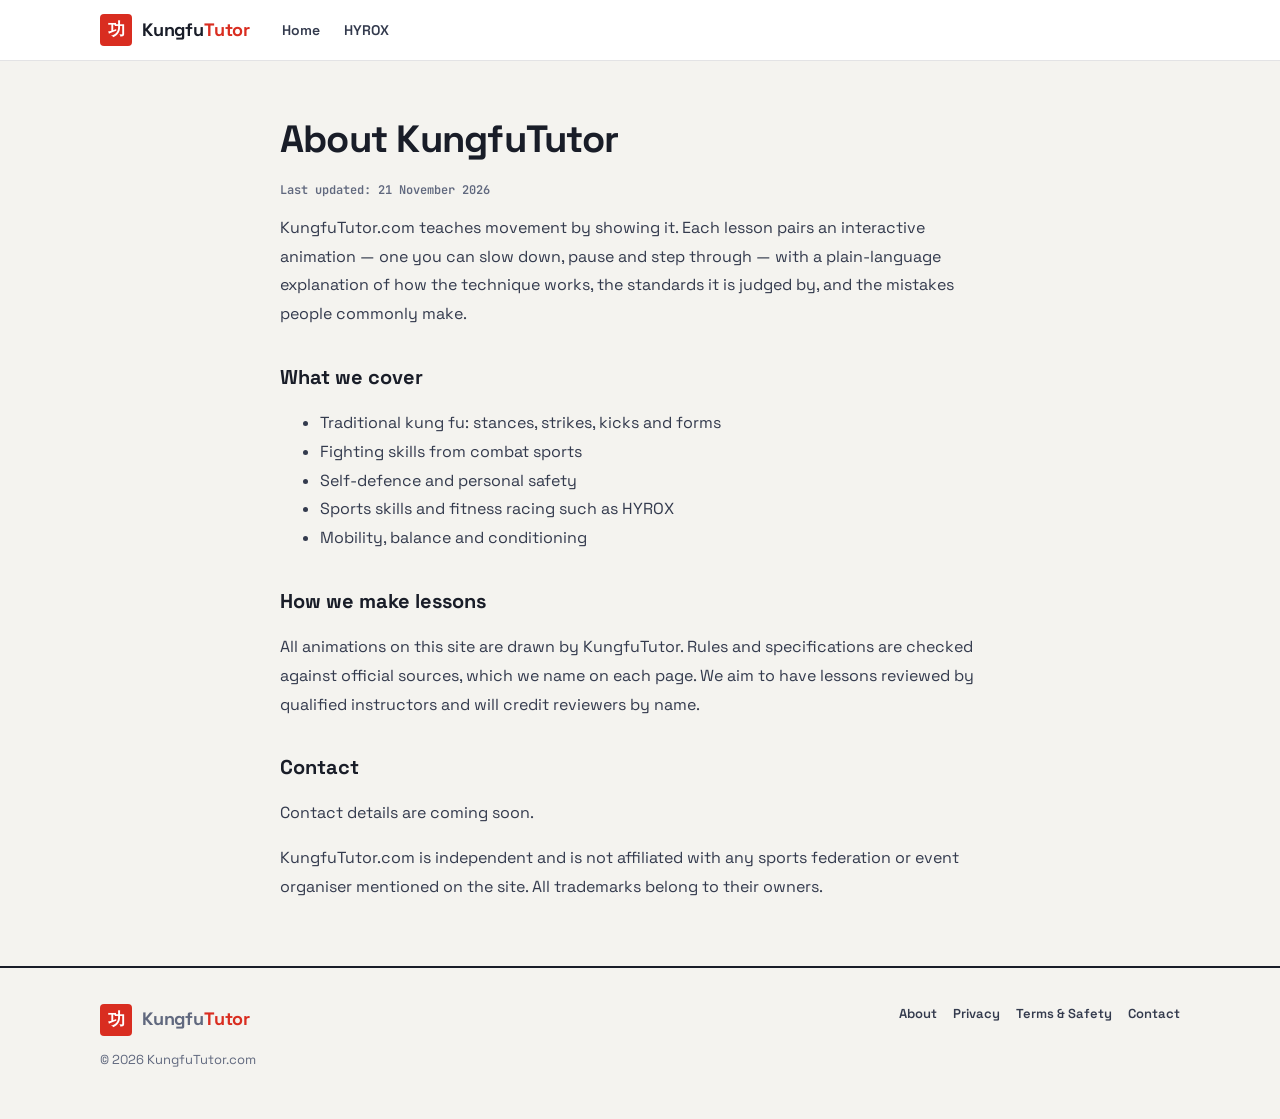
<file: about.html>
<!doctype html>
<html lang="en">
<head>
<meta charset="utf-8">
<meta name="viewport" content="width=device-width, initial-scale=1">
<title>About | KungfuTutor</title>
<meta name="description" content="About KungfuTutor.com — interactive movement lessons for kung fu, martial arts, self-defence and sports.">
<link rel="preconnect" href="https://fonts.googleapis.com">
<link rel="preconnect" href="https://fonts.gstatic.com" crossorigin>
<link href="https://fonts.googleapis.com/css2?family=Hanken+Grotesk:wght@400;600;700&family=JetBrains+Mono:wght@500;700&family=Space+Grotesk:wght@500;700&display=swap" rel="stylesheet">
<link rel="stylesheet" href="assets/css/kt-base.css">
<style>.doc{max-width:760px;padding:48px 20px 0}.doc h1{font-family:var(--f-head);font-size:38px;letter-spacing:-.02em;margin:0 0 6px}.doc h2{font-size:20px;margin:32px 0 6px}.doc p,.doc li{color:var(--ink-2);line-height:1.8}.doc .upd{font:600 12px var(--f-mono);color:var(--muted)}.doc .todo{background:#FFF4D6;padding:2px 6px;border-radius:3px}</style>
</head>
<body>
<header class="kt-top"><div class="wrap"><a class="kt-logo" href="./"><b>功</b><span>Kungfu<em>Tutor</em></span></a><nav class="kt-nav"><a href="./">Home</a><a href="hyrox/">HYROX</a></nav></div></header>
<main class="wrap doc">
<h1>About KungfuTutor</h1>
<p class="upd">Last updated: 21 November 2026</p>
<p>KungfuTutor.com teaches movement by showing it. Each lesson pairs an interactive animation — one you can slow down, pause and step through — with a plain-language explanation of how the technique works, the standards it is judged by, and the mistakes people commonly make.</p>
<h2>What we cover</h2>
<ul><li>Traditional kung fu: stances, strikes, kicks and forms</li><li>Fighting skills from combat sports</li><li>Self-defence and personal safety</li><li>Sports skills and fitness racing such as HYROX</li><li>Mobility, balance and conditioning</li></ul>
<h2>How we make lessons</h2>
<p>All animations on this site are drawn by KungfuTutor. Rules and specifications are checked against official sources, which we name on each page. We aim to have lessons reviewed by qualified instructors and will credit reviewers by name.</p>
<h2 id="contact">Contact</h2>
<p>Contact details are coming soon.</p>
<p>KungfuTutor.com is independent and is not affiliated with any sports federation or event organiser mentioned on the site. All trademarks belong to their owners.</p>
</main>
<footer class="kt-foot"><div class="wrap"><div class="cols"><a class="kt-logo" href="./"><b>功</b><span>Kungfu<em>Tutor</em></span></a><nav><a href="about.html">About</a><a href="privacy.html">Privacy</a><a href="terms.html">Terms &amp; Safety</a><a href="about.html#contact">Contact</a></nav></div><p>© <span id="kt-year"></span> KungfuTutor.com</p></div></footer>
<script src="assets/js/kt-site.js"></script>
</body>
</html>
</file>
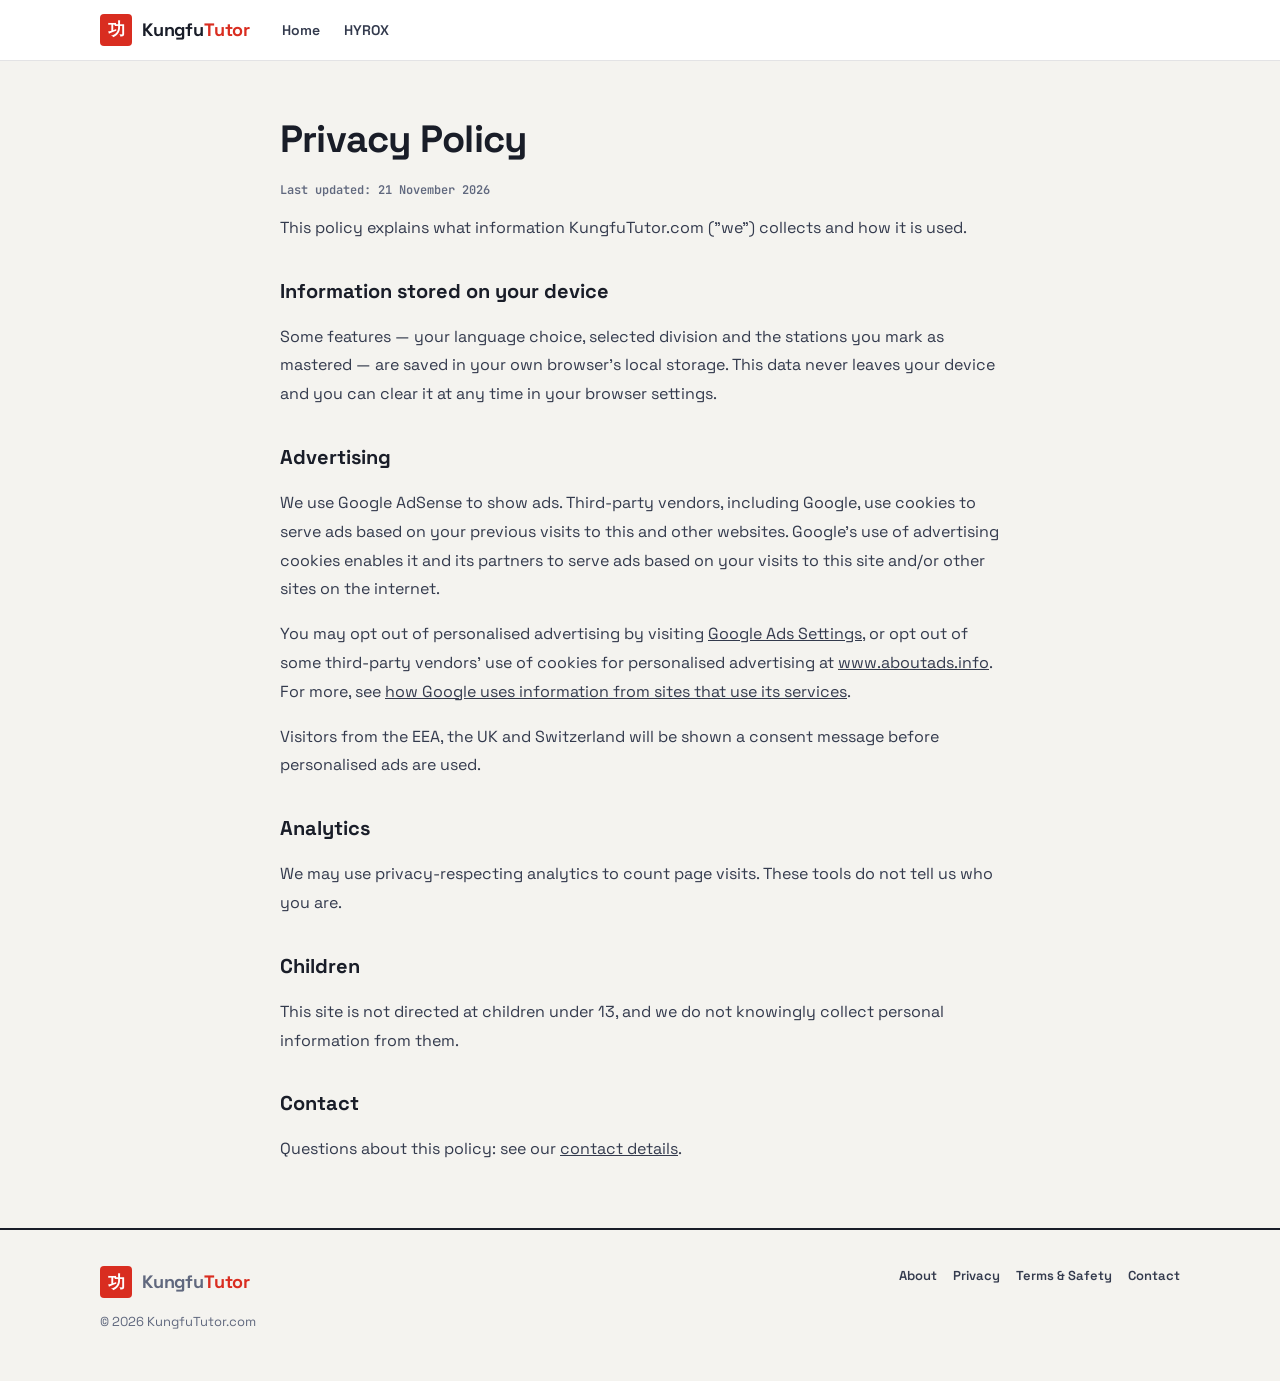
<file: privacy.html>
<!doctype html>
<html lang="en">
<head>
<meta charset="utf-8">
<meta name="viewport" content="width=device-width, initial-scale=1">
<title>Privacy Policy | KungfuTutor</title>
<meta name="description" content="How KungfuTutor.com handles data, cookies and advertising.">
<link rel="preconnect" href="https://fonts.googleapis.com">
<link rel="preconnect" href="https://fonts.gstatic.com" crossorigin>
<link href="https://fonts.googleapis.com/css2?family=Hanken+Grotesk:wght@400;600;700&family=JetBrains+Mono:wght@500;700&family=Space+Grotesk:wght@500;700&display=swap" rel="stylesheet">
<link rel="stylesheet" href="assets/css/kt-base.css">
<style>.doc{max-width:760px;padding:48px 20px 0}.doc h1{font-family:var(--f-head);font-size:38px;letter-spacing:-.02em;margin:0 0 6px}.doc h2{font-size:20px;margin:32px 0 6px}.doc p,.doc li{color:var(--ink-2);line-height:1.8}.doc .upd{font:600 12px var(--f-mono);color:var(--muted)}.doc .todo{background:#FFF4D6;padding:2px 6px;border-radius:3px}</style>
</head>
<body>
<header class="kt-top"><div class="wrap"><a class="kt-logo" href="./"><b>功</b><span>Kungfu<em>Tutor</em></span></a><nav class="kt-nav"><a href="./">Home</a><a href="hyrox/">HYROX</a></nav></div></header>
<main class="wrap doc">
<h1>Privacy Policy</h1>
<p class="upd">Last updated: 21 November 2026</p>
<p>This policy explains what information KungfuTutor.com ("we") collects and how it is used.</p>
<h2>Information stored on your device</h2>
<p>Some features — your language choice, selected division and the stations you mark as mastered — are saved in your own browser's local storage. This data never leaves your device and you can clear it at any time in your browser settings.</p>
<h2>Advertising</h2>
<p>We use Google AdSense to show ads. Third-party vendors, including Google, use cookies to serve ads based on your previous visits to this and other websites. Google's use of advertising cookies enables it and its partners to serve ads based on your visits to this site and/or other sites on the internet.</p>
<p>You may opt out of personalised advertising by visiting <a href="https://www.google.com/settings/ads">Google Ads Settings</a>, or opt out of some third-party vendors' use of cookies for personalised advertising at <a href="https://www.aboutads.info/choices/">www.aboutads.info</a>. For more, see <a href="https://policies.google.com/technologies/partner-sites">how Google uses information from sites that use its services</a>.</p>
<p>Visitors from the EEA, the UK and Switzerland will be shown a consent message before personalised ads are used.</p>
<h2>Analytics</h2>
<p>We may use privacy-respecting analytics to count page visits. These tools do not tell us who you are.</p>
<h2>Children</h2>
<p>This site is not directed at children under 13, and we do not knowingly collect personal information from them.</p>
<h2>Contact</h2>
<p>Questions about this policy: see our <a href="about.html#contact">contact details</a>.</p>
</main>
<footer class="kt-foot"><div class="wrap"><div class="cols"><a class="kt-logo" href="./"><b>功</b><span>Kungfu<em>Tutor</em></span></a><nav><a href="about.html">About</a><a href="privacy.html">Privacy</a><a href="terms.html">Terms &amp; Safety</a><a href="about.html#contact">Contact</a></nav></div><p>© <span id="kt-year"></span> KungfuTutor.com</p></div></footer>
<script src="assets/js/kt-site.js"></script>
</body>
</html>
</file>
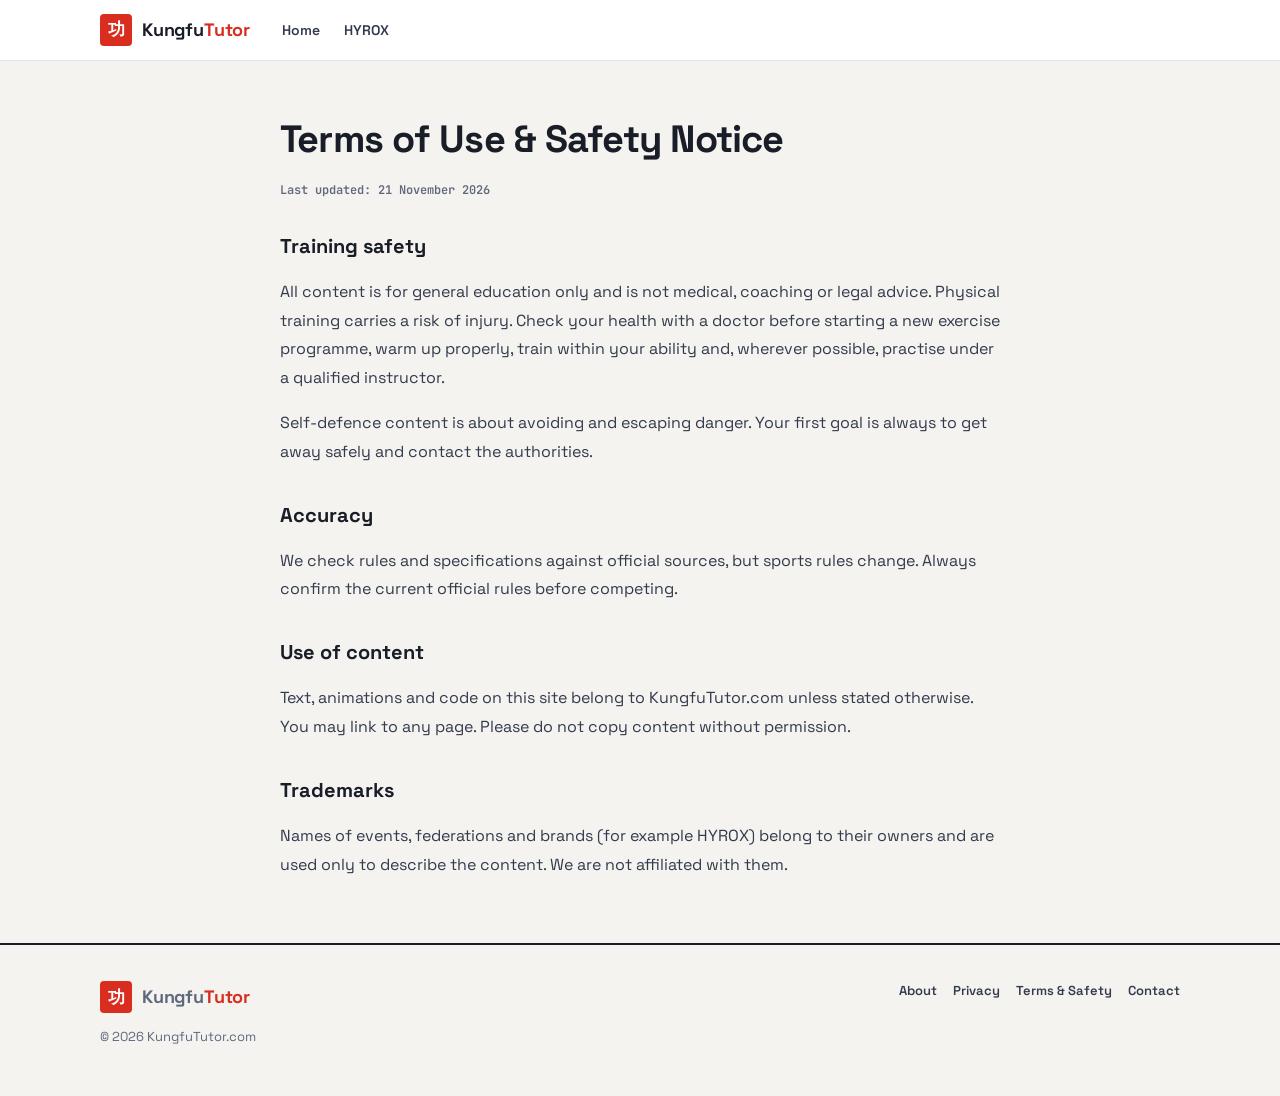
<file: terms.html>
<!doctype html>
<html lang="en">
<head>
<meta charset="utf-8">
<meta name="viewport" content="width=device-width, initial-scale=1">
<title>Terms & Safety | KungfuTutor</title>
<meta name="description" content="Terms of use and training safety notice for KungfuTutor.com.">
<link rel="preconnect" href="https://fonts.googleapis.com">
<link rel="preconnect" href="https://fonts.gstatic.com" crossorigin>
<link href="https://fonts.googleapis.com/css2?family=Hanken+Grotesk:wght@400;600;700&family=JetBrains+Mono:wght@500;700&family=Space+Grotesk:wght@500;700&display=swap" rel="stylesheet">
<link rel="stylesheet" href="assets/css/kt-base.css">
<style>.doc{max-width:760px;padding:48px 20px 0}.doc h1{font-family:var(--f-head);font-size:38px;letter-spacing:-.02em;margin:0 0 6px}.doc h2{font-size:20px;margin:32px 0 6px}.doc p,.doc li{color:var(--ink-2);line-height:1.8}.doc .upd{font:600 12px var(--f-mono);color:var(--muted)}.doc .todo{background:#FFF4D6;padding:2px 6px;border-radius:3px}</style>
</head>
<body>
<header class="kt-top"><div class="wrap"><a class="kt-logo" href="./"><b>功</b><span>Kungfu<em>Tutor</em></span></a><nav class="kt-nav"><a href="./">Home</a><a href="hyrox/">HYROX</a></nav></div></header>
<main class="wrap doc">
<h1>Terms of Use &amp; Safety Notice</h1>
<p class="upd">Last updated: 21 November 2026</p>
<h2>Training safety</h2>
<p>All content is for general education only and is not medical, coaching or legal advice. Physical training carries a risk of injury. Check your health with a doctor before starting a new exercise programme, warm up properly, train within your ability and, wherever possible, practise under a qualified instructor.</p>
<p>Self-defence content is about avoiding and escaping danger. Your first goal is always to get away safely and contact the authorities.</p>
<h2>Accuracy</h2>
<p>We check rules and specifications against official sources, but sports rules change. Always confirm the current official rules before competing.</p>
<h2>Use of content</h2>
<p>Text, animations and code on this site belong to KungfuTutor.com unless stated otherwise. You may link to any page. Please do not copy content without permission.</p>
<h2>Trademarks</h2>
<p>Names of events, federations and brands (for example HYROX) belong to their owners and are used only to describe the content. We are not affiliated with them.</p>
</main>
<footer class="kt-foot"><div class="wrap"><div class="cols"><a class="kt-logo" href="./"><b>功</b><span>Kungfu<em>Tutor</em></span></a><nav><a href="about.html">About</a><a href="privacy.html">Privacy</a><a href="terms.html">Terms &amp; Safety</a><a href="about.html#contact">Contact</a></nav></div><p>© <span id="kt-year"></span> KungfuTutor.com</p></div></footer>
<script src="assets/js/kt-site.js"></script>
</body>
</html>
</file>
<file: assets/css/kt-base.css>
/* KungfuTutor base — tokens from the "Zenith Motion Lab" design system */
:root {
  --canvas: #F4F3EF;
  --paper: #FFFFFF;
  --soft: #F9F9FB;
  --ink: #191D28;
  --ink-2: #333A4D;
  --muted: #60687E;
  --hair: rgba(25, 29, 40, .12);
  --hair-2: rgba(25, 29, 40, .08);
  --red: #D92D20;
  --red-dk: #B42318;
  --jade: #059669;
  --emerald: #10B981;
  --f-head: 'Space Grotesk', 'Noto Sans TC', system-ui, sans-serif;
  --f-body: 'Hanken Grotesk', 'Noto Sans TC', system-ui, sans-serif;
  --f-zh: 'Noto Sans TC', 'Space Grotesk', system-ui, sans-serif;
  --f-mono: 'JetBrains Mono', ui-monospace, monospace;
  --wrap: 1120px;
}
* { box-sizing: border-box; }
html { -webkit-text-size-adjust: 100%; }
body {
  margin: 0; background: var(--canvas); color: var(--ink);
  font-family: var(--f-body); font-size: 16px; line-height: 1.6;
}
:lang(zh) body, html[lang^="zh"] body { font-family: var(--f-zh); }
a { color: inherit; }
img, svg { max-width: 100%; }
button { font: inherit; color: inherit; }
:focus-visible { outline: 3px solid rgba(217, 45, 32, .35); outline-offset: 2px; }
.wrap { max-width: var(--wrap); margin: 0 auto; padding: 0 20px; }
.sr { position: absolute; width: 1px; height: 1px; overflow: hidden; clip: rect(0 0 0 0); white-space: nowrap; }

/* ---------- top bar ---------- */
.kt-top { background: var(--paper); border-bottom: 1px solid var(--hair); position: sticky; top: 0; z-index: 20; }
.kt-top .wrap { display: flex; align-items: center; gap: 22px; height: 60px; }
.kt-logo { display: flex; align-items: center; gap: 10px; text-decoration: none; font-family: var(--f-head); font-weight: 700; letter-spacing: -.01em; font-size: 18px; white-space: nowrap; }
.kt-logo b { display: grid; place-items: center; width: 32px; height: 32px; background: var(--red); color: #fff; border-radius: 4px; font-family: var(--f-zh); font-size: 17px; }
.kt-logo span em { font-style: normal; color: var(--red); }
.kt-nav { display: flex; gap: 4px; flex: 1; overflow-x: auto; scrollbar-width: none; }
.kt-nav::-webkit-scrollbar { display: none; }
.kt-nav a { text-decoration: none; font-size: 14px; font-weight: 600; color: var(--ink-2); padding: 6px 10px; border-radius: 4px; white-space: nowrap; }
.kt-nav a:hover { background: var(--canvas); }
.kt-nav a[aria-current="page"] { color: var(--red); }
.kt-lang { display: flex; border: 1px solid var(--hair); border-radius: 999px; overflow: hidden; flex: none; }
.kt-lang button { border: 0; background: none; padding: 5px 11px; font-size: 12px; font-weight: 700; cursor: pointer; font-family: var(--f-mono); }
.kt-lang button[aria-pressed="true"] { background: var(--ink); color: #fff; }

/* ---------- ad slots (reserved space = no layout jump) ---------- */
.ad-slot { position: relative; margin: 40px auto; background: var(--paper); border: 1px solid var(--hair-2); border-radius: 4px; min-height: 120px; display: grid; place-items: center; max-width: 970px; }
.ad-slot::before { content: attr(data-label); position: absolute; top: 6px; left: 10px; font: 600 10px/1 var(--f-mono); letter-spacing: .12em; color: var(--muted); text-transform: uppercase; }
.ad-slot .ad-ph { font: 500 12px var(--f-mono); color: #A3A8B6; }
.ad-slot ins { display: block; width: 100%; }

/* ---------- footer ---------- */
.kt-foot { border-top: 2px solid var(--ink); margin-top: 64px; padding: 36px 0 48px; font-size: 13px; color: var(--muted); }
.kt-foot .cols { display: flex; flex-wrap: wrap; gap: 28px; justify-content: space-between; }
.kt-foot nav { display: flex; flex-wrap: wrap; gap: 16px; }
.kt-foot nav a { color: var(--ink-2); text-decoration: none; font-weight: 600; }
.kt-foot nav a:hover { color: var(--red); }
.kt-foot p { max-width: 720px; margin: 14px 0 0; }

@media (max-width: 640px) {
  .kt-top .wrap { gap: 12px; padding: 0 16px; }
  .kt-logo span { display: none; }
  .wrap { padding: 0 16px; }
}
</file>
<file: assets/css/kt-explainer.css>
/* HYROX interactive explainer — editorial "race poster" layout */
.hx { padding-top: 40px; font-family: var(--f-zh); }
html[lang="en"] .hx { font-family: var(--f-body); }
.hx .num, .hx .big, .hx .lab-en { font-family: var(--f-head); }

/* breadcrumbs */
.crumbs { font: 600 12px var(--f-mono); color: var(--muted); letter-spacing: .04em; margin-bottom: 26px; }
.crumbs a { text-decoration: none; }
.crumbs a:hover { color: var(--red); }

/* masthead */
.hx-head { display: grid; grid-template-columns: 86px 1fr; gap: 26px; align-items: start; padding-bottom: 26px; border-bottom: 2px solid var(--ink); }
.hx-badge { background: var(--red); color: #fff; height: 124px; display: flex; flex-direction: column; justify-content: space-between; padding: 10px 10px 6px; }
.hx-badge small { font: 700 10px var(--f-head); letter-spacing: .08em; }
.hx-badge strong { font: 700 44px/1 var(--f-head); letter-spacing: -.03em; }
.hx-kicker { color: var(--red); font-weight: 700; font-size: 12px; letter-spacing: .04em; margin: 2px 0 8px; }
.hx h1 { font-size: clamp(26px, 4.2vw, 40px); line-height: 1.15; margin: 0 0 12px; font-weight: 900; letter-spacing: -.01em; }
.hx-lede { margin: 0; max-width: 640px; color: var(--ink-2); font-size: 15px; line-height: 1.75; }

/* labelled rows */
.hx-row { display: grid; grid-template-columns: 150px 1fr; gap: 26px; padding: 26px 0; border-bottom: 2px solid var(--ink); }
.hx-row:last-of-type { border-bottom: 0; }
.hx-lab { font: 700 11px/1.5 var(--f-head); letter-spacing: .08em; text-transform: uppercase; padding-top: 2px; }
.hx-lab span { display: block; }

/* race formula stats */
.stats { display: grid; grid-template-columns: repeat(4, 1fr); gap: 22px; }
.stat { border-top: 2px solid var(--ink); padding-top: 8px; }
.stat .k { font-size: 12px; font-weight: 700; }
.stat .big { font-size: 38px; font-weight: 700; letter-spacing: -.02em; line-height: 1.15; margin: 4px 0 2px; }
.stat .big.red { color: var(--red); }
.stat .s { font-size: 11.5px; color: var(--ink-2); line-height: 1.5; }

/* controls */
.ctl-k { font-size: 12.5px; font-weight: 700; margin-bottom: 8px; }
.seg { display: flex; flex-wrap: wrap; gap: 8px; }
.seg button { border: 1.5px solid var(--ink); background: var(--paper); padding: 8px 14px; font-size: 13px; font-weight: 700; cursor: pointer; border-radius: 0; transition: background .15s, color .15s; }
.seg button:hover { background: #E4E3DD; }
.seg button[aria-pressed="true"] { background: var(--ink); color: #fff; }
.seg.sub { margin-top: 10px; }
.seg.sub button { padding: 5px 12px; font-size: 12px; border-width: 1px; }
.ctl-foot { display: flex; align-items: center; gap: 18px; margin-top: 14px; font-size: 12px; color: var(--ink-2); }
.linkbtn { border: 0; background: none; padding: 0 0 2px; font-weight: 700; font-size: 12px; border-bottom: 2px solid var(--ink); cursor: pointer; }
.linkbtn:hover { color: var(--red); border-color: var(--red); }

/* sequence grid */
.seq-top { display: flex; justify-content: space-between; align-items: baseline; gap: 16px; flex-wrap: wrap; margin-bottom: 14px; }
.seq-top h2 { margin: 0; font-size: 21px; font-weight: 900; }
.seq-top p { margin: 0; font-size: 12px; font-weight: 600; color: var(--ink-2); }
.grid8 { display: grid; grid-template-columns: repeat(4, 1fr); gap: 8px; }
.grid8.g5 { grid-template-columns: repeat(5, 1fr); }
.grid8.g3 { grid-template-columns: repeat(3, 1fr); }
.card { position: relative; text-align: left; background: var(--paper); border: 1px solid #C9C7C0; padding: 10px 12px 12px; cursor: pointer; min-height: 86px; transition: background .15s, border-color .15s, transform .15s; }
.card:hover { background: #E7E6E0; }
.card .row1 { display: flex; justify-content: space-between; align-items: baseline; }
.card .num { color: var(--red); font-weight: 700; font-size: 13px; }
.card .pre { font-size: 10.5px; color: var(--muted); font-weight: 600; }
.card .nm { display: block; font-weight: 800; font-size: 15px; margin: 8px 0 6px; line-height: 1.25; }
.card .sp { display: block; font-size: 11.5px; color: var(--ink-2); }
.card .ok { margin-top: 5px; font: 700 10px var(--f-mono); color: var(--jade); display: none; }
.card.done .ok { display: block; }
.card[aria-pressed="true"] { background: var(--red); border-color: var(--red); color: #fff; }
.card[aria-pressed="true"] .num, .card[aria-pressed="true"] .pre, .card[aria-pressed="true"] .sp { color: #fff; }
.card[aria-pressed="true"] .ok { color: #fff; }

/* inspector */
.insp { display: grid; grid-template-columns: minmax(0, 1.15fr) minmax(0, 1fr); gap: 30px; }
.tags { display: flex; flex-wrap: wrap; gap: 8px; margin-bottom: 8px; }
.tag { font-size: 11.5px; font-weight: 700; padding: 3px 8px; border: 1.5px solid var(--ink); background: var(--paper); }
.tag.red { border-color: var(--red); color: var(--red); }
.pre-run { font-size: 12px; font-weight: 700; color: var(--ink-2); margin: 6px 0 4px; }
.ttl { display: flex; align-items: baseline; flex-wrap: wrap; gap: 4px 14px; margin: 0 0 18px; }
.ttl .num { color: var(--red); font-size: 44px; font-weight: 700; letter-spacing: -.02em; line-height: 1; }
.ttl .zh { font-size: 34px; font-weight: 900; line-height: 1.1; }
.ttl .en { font-size: 14px; font-weight: 600; color: var(--ink-2); font-family: var(--f-head); }
.specbox { display: grid; grid-template-columns: 1fr 1fr 1.2fr; gap: 16px; border: 2px solid var(--ink); background: var(--paper); padding: 16px 18px; margin-bottom: 22px; }
.specbox .k { font-size: 11.5px; font-weight: 700; color: var(--ink-2); margin-bottom: 6px; }
.specbox .v { font-size: 20px; font-weight: 900; line-height: 1.3; }
.specbox .v.red { color: var(--red); }
.specbox .v.sm { font-size: 17px; }
.para { display: grid; grid-template-columns: 120px 1fr; gap: 18px; padding: 14px 0; border-top: 1px solid var(--hair); }
.para:first-of-type { border-top: 2px solid var(--ink); }
.para .h { font-size: 13.5px; font-weight: 800; }
.para .h small { display: block; font: 600 10px var(--f-head); letter-spacing: .1em; color: var(--muted); margin-top: 2px; }
.para p { margin: 0; font-size: 14.5px; line-height: 1.85; color: var(--ink-2); }
.master { margin-top: 16px; display: flex; gap: 10px; align-items: center; }
.btn { border: 1.5px solid var(--ink); background: var(--paper); padding: 9px 16px; font-weight: 800; font-size: 13px; cursor: pointer; }
.btn:hover { background: #E4E3DD; }
.btn.on { background: var(--jade); border-color: var(--jade); color: #fff; }
.master span { font-size: 12px; color: var(--muted); }

/* animation panel */
.panel { background: var(--paper); border: 1.5px solid var(--ink); }
.panel-h { display: flex; justify-content: space-between; gap: 10px; padding: 12px 14px 0; font-size: 12.5px; font-weight: 800; }
.panel-h span:last-child { font-family: var(--f-head); }
.stage { display: block; width: 100%; height: auto; aspect-ratio: 420 / 260; }
.player-ctl { display: flex; align-items: center; gap: 6px; padding: 6px 12px 12px; flex-wrap: wrap; }
.player-ctl button { border: 1px solid var(--hair); background: var(--soft); font: 700 11px var(--f-mono); padding: 5px 9px; cursor: pointer; border-radius: 4px; }
.player-ctl button[aria-pressed="true"] { background: var(--ink); color: #fff; border-color: var(--ink); }
.player-ctl .sp { flex: 1; }
.player-ctl .play { min-width: 74px; }
.load { margin-top: 16px; padding: 14px 16px 16px; }
.load-h { display: flex; justify-content: space-between; font-size: 12.5px; font-weight: 800; margin-bottom: 10px; }
.load-h span:last-child { font-weight: 600; color: var(--ink-2); }
.bar { display: grid; grid-template-columns: 96px 1fr 38px; gap: 10px; align-items: center; font-size: 12px; font-weight: 700; padding: 5px 0; }
.bar i { display: block; height: 11px; background: #E4E3DD; position: relative; overflow: hidden; }
.bar i b { position: absolute; inset: 0 auto 0 0; background: var(--ink); transition: width .6s cubic-bezier(.2,.7,.2,1); }
.bar:first-child i b { background: var(--red); }
.bar em { font-style: normal; text-align: right; font-family: var(--f-head); }

/* step list synced to the animation */
.steps { list-style: none; margin: 0; padding: 0 12px 12px; display: grid; gap: 4px; }
.steps button { width: 100%; text-align: left; border: 1px solid var(--hair-2); background: var(--soft); padding: 7px 10px; font-size: 12.5px; line-height: 1.45; cursor: pointer; border-radius: 4px; color: var(--ink-2); }
.steps button b { display: inline-grid; place-items: center; width: 18px; height: 18px; border-radius: 50%; background: #E4E3DD; color: var(--ink); font: 700 10px var(--f-mono); margin-right: 6px; }
.steps button.on { border-color: var(--red); background: #FFF5F4; color: var(--ink); }
.steps button.on b { background: var(--red); color: #fff; }

/* guide article (text content: SEO + AdSense needs real words) */
.guide { margin-top: 10px; }
.guide h2 { font-size: 24px; font-weight: 900; margin: 40px 0 10px; }
.guide h3 { font-size: 17px; font-weight: 800; margin: 24px 0 6px; }
.guide p, .guide li { font-size: 15px; line-height: 1.85; color: var(--ink-2); max-width: 760px; }
.tbl-wrap { overflow-x: auto; border: 2px solid var(--ink); background: var(--paper); margin: 14px 0; }
.tbl { border-collapse: collapse; width: 100%; min-width: 640px; font-size: 13px; }
.tbl th, .tbl td { padding: 9px 12px; border-bottom: 1px solid var(--hair); text-align: left; white-space: nowrap; }
.tbl th { background: var(--ink); color: #fff; font-weight: 700; }
.tbl td:first-child { font-weight: 700; }
.note { font-size: 12px !important; color: var(--muted) !important; }
details { border-top: 1px solid var(--hair); padding: 12px 0; max-width: 760px; }
details summary { cursor: pointer; font-weight: 800; font-size: 15px; }
details p { margin: 8px 0 0; }

/* responsive */
@media (max-width: 900px) {
  .stats { grid-template-columns: repeat(2, 1fr); }
  .insp { grid-template-columns: 1fr; }
  .insp .side { order: -1; }
}
@media (max-width: 720px) {
  .hx-row { grid-template-columns: 1fr; gap: 12px; }
  .grid8, .grid8.g5, .grid8.g3 { grid-template-columns: repeat(2, 1fr); }
  .hx-head { grid-template-columns: 64px 1fr; gap: 16px; }
  .hx-badge { height: 92px; }
  .hx-badge strong { font-size: 32px; }
  .specbox { grid-template-columns: 1fr; }
  .para { grid-template-columns: 1fr; gap: 6px; }
  .stat .big { font-size: 30px; }
  .ttl .zh { font-size: 27px; }
}
</file>
